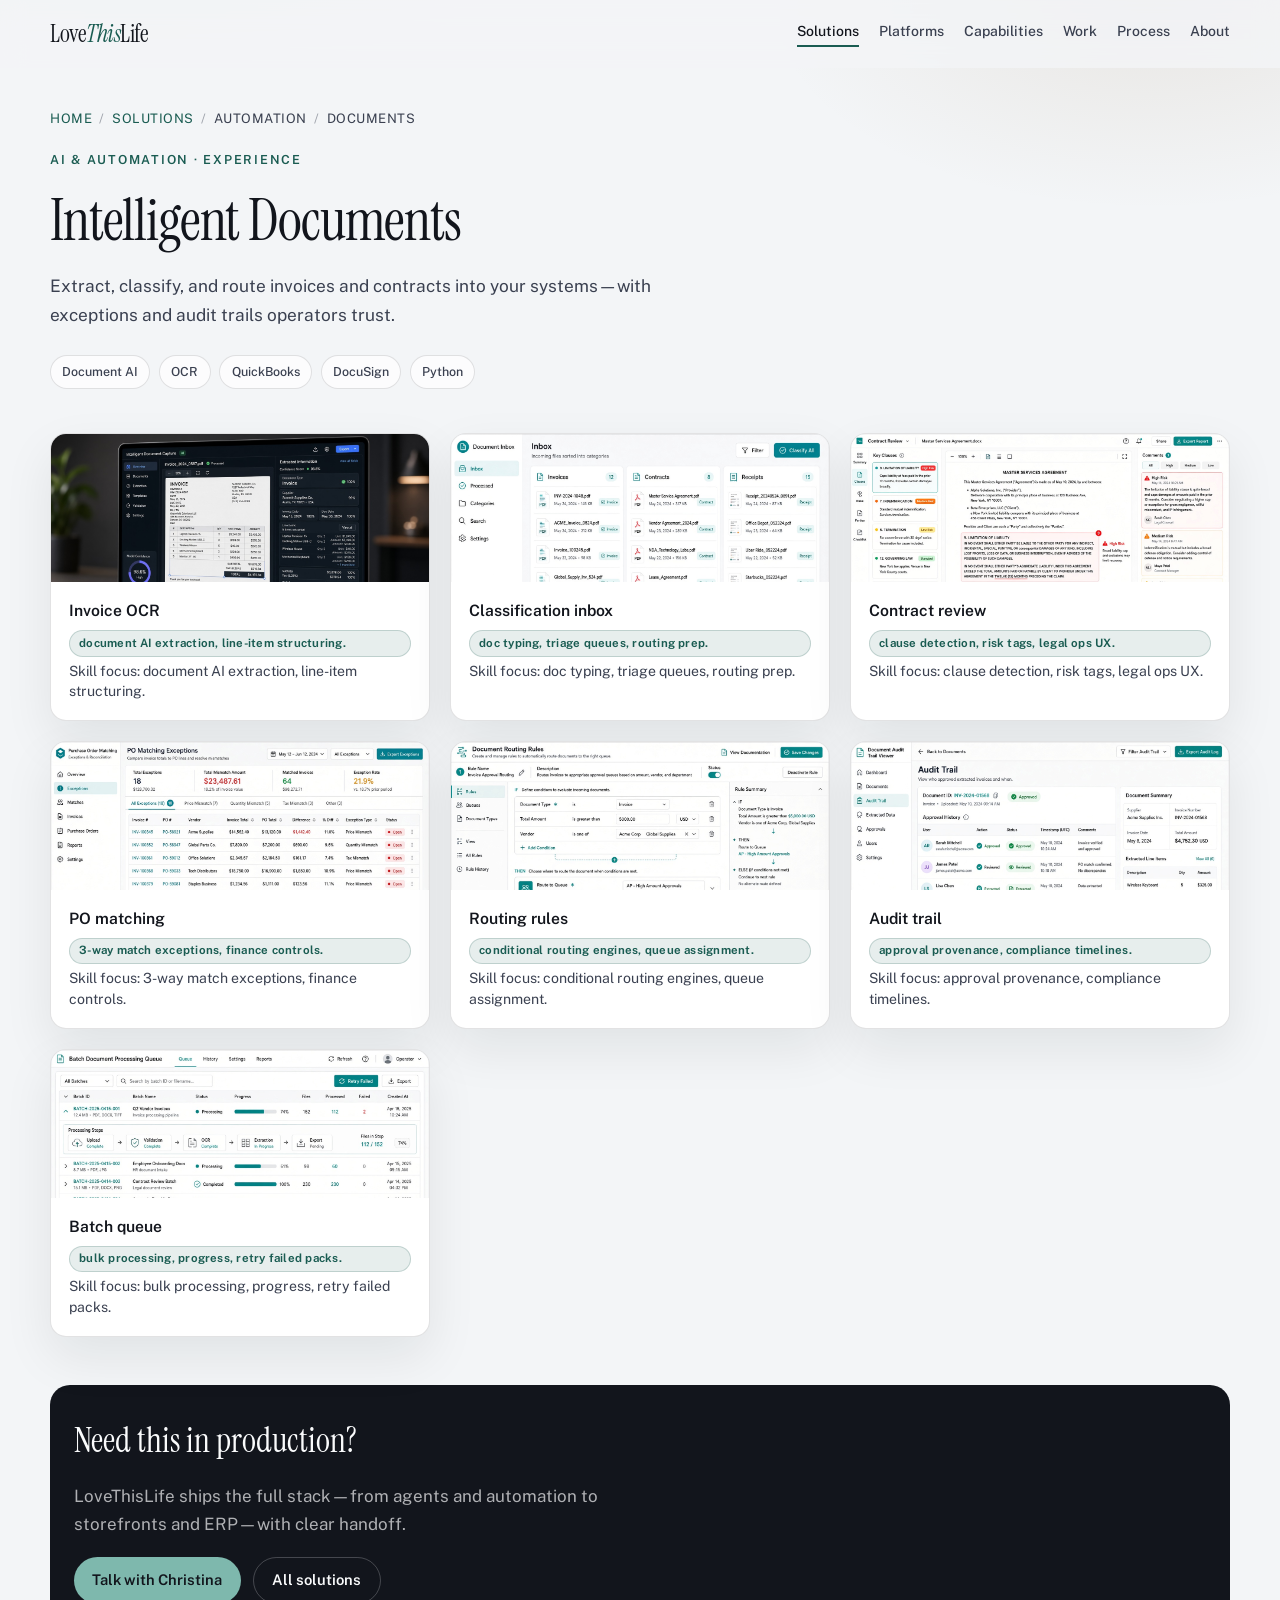
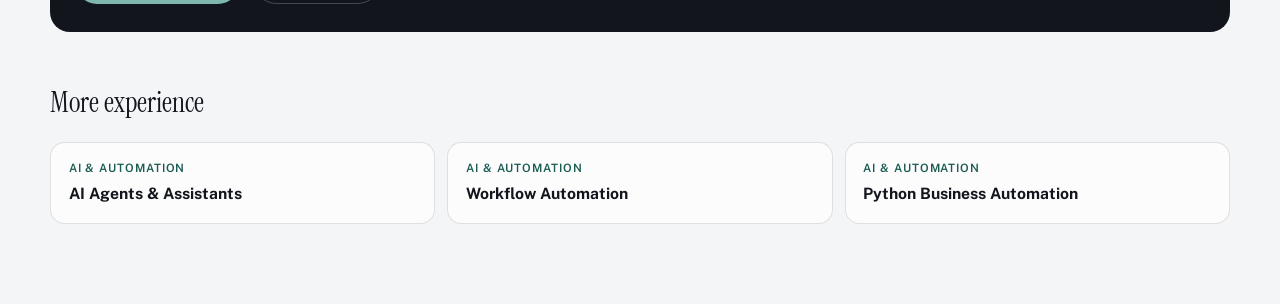
<file: automation/documents/index.html>
<!DOCTYPE html>
<html lang="en">
<head>
  <meta charset="UTF-8" />
  <meta name="viewport" content="width=device-width, initial-scale=1.0" />
  <title>Intelligent Documents — LoveThisLife Experience</title>
  <meta name="description" content="Extract, classify, and route invoices and contracts into your systems—with exceptions and audit trails operators trust." />
  <link rel="preconnect" href="https://fonts.googleapis.com" />
  <link rel="preconnect" href="https://fonts.gstatic.com" crossorigin />
  <link href="https://fonts.googleapis.com/css2?family=Instrument+Serif:ital@0;1&family=Public+Sans:ital,wght@0,300;0,400;0,500;0,600;0,700;1,400&display=swap" rel="stylesheet" />
  <link rel="icon" href="../../assets/favicon.svg?v=2" type="image/svg+xml" />
  <link rel="stylesheet" href="../../styles.css" />
  <link rel="stylesheet" href="../../experience.css" />
</head>
<body class="xp-body">
  <a class="skip-link" href="#main">Skip to content</a>
  <header class="site-header xp-header" id="top">
    <div class="header-inner">
      <a class="logo" href="../../" aria-label="LoveThisLife home">
        <span class="logo-word">Love<span>This</span>Life</span>
      </a>
      <nav class="nav" aria-label="Primary">
        <a href="../../solutions/" class="is-active">Solutions</a>
        <a href="../../platforms/">Platforms</a>
        <a href="../../capabilities/">Capabilities</a>
        <a href="../../work/">Work</a>
        <a href="../../process/">Process</a>
        <a href="../../about/">About</a>
      </nav>
      <button class="nav-toggle" type="button" aria-expanded="false" aria-controls="mobile-nav" aria-label="Open menu">
        <span></span><span></span>
      </button>
    </div>
    <nav class="mobile-nav" id="mobile-nav" hidden>
      <a href="../../solutions/" class="is-active">Solutions</a>
      <a href="../../platforms/">Platforms</a>
      <a href="../../capabilities/">Capabilities</a>
      <a href="../../work/">Work</a>
      <a href="../../process/">Process</a>
      <a href="../../about/">About</a>
    </nav>
  </header>

  <main id="main" class="xp-main">
    <div class="container">
      <header class="xp-hero">
        <nav class="xp-crumb" aria-label="Breadcrumb">
          <a href="../../">Home</a>
          <span class="xp-crumb__sep">/</span>
          <a href="../../solutions/">Solutions</a>
          <span class="xp-crumb__sep">/</span>
          <span>Automation</span>
          <span class="xp-crumb__sep">/</span>
          <span>documents</span>
        </nav>
        <p class="xp-kicker">AI & Automation · Experience</p>
        <h1 class="xp-title">Intelligent Documents</h1>
        <p class="xp-lede">Extract, classify, and route invoices and contracts into your systems—with exceptions and audit trails operators trust.</p>
        <div class="xp-meta">
          <span>Document AI</span>
          <span>OCR</span>
          <span>QuickBooks</span>
          <span>DocuSign</span>
          <span>Python</span>
        </div>
      </header>

      <section class="xp-gallery" aria-label="Product samples">
          <figure class="xp-gallery__item">
            <img src="../../assets/samples/documents/01.jpg" alt="Invoice OCR — Intelligent Documents" loading="lazy" width="1280" height="800" />
            <figcaption>
              <strong>Invoice OCR</strong>
              <em class="xp-skill">document AI extraction, line-item structuring.</em>
              <span>Skill focus: document AI extraction, line-item structuring.</span>
            </figcaption>
          </figure>
          <figure class="xp-gallery__item">
            <img src="../../assets/samples/documents/02.jpg" alt="Classification inbox — Intelligent Documents" loading="lazy" width="1280" height="800" />
            <figcaption>
              <strong>Classification inbox</strong>
              <em class="xp-skill">doc typing, triage queues, routing prep.</em>
              <span>Skill focus: doc typing, triage queues, routing prep.</span>
            </figcaption>
          </figure>
          <figure class="xp-gallery__item">
            <img src="../../assets/samples/documents/03.jpg" alt="Contract review — Intelligent Documents" loading="lazy" width="1280" height="800" />
            <figcaption>
              <strong>Contract review</strong>
              <em class="xp-skill">clause detection, risk tags, legal ops UX.</em>
              <span>Skill focus: clause detection, risk tags, legal ops UX.</span>
            </figcaption>
          </figure>
          <figure class="xp-gallery__item">
            <img src="../../assets/samples/documents/04.jpg" alt="PO matching — Intelligent Documents" loading="lazy" width="1280" height="800" />
            <figcaption>
              <strong>PO matching</strong>
              <em class="xp-skill">3-way match exceptions, finance controls.</em>
              <span>Skill focus: 3-way match exceptions, finance controls.</span>
            </figcaption>
          </figure>
          <figure class="xp-gallery__item">
            <img src="../../assets/samples/documents/05.jpg" alt="Routing rules — Intelligent Documents" loading="lazy" width="1280" height="800" />
            <figcaption>
              <strong>Routing rules</strong>
              <em class="xp-skill">conditional routing engines, queue assignment.</em>
              <span>Skill focus: conditional routing engines, queue assignment.</span>
            </figcaption>
          </figure>
          <figure class="xp-gallery__item">
            <img src="../../assets/samples/documents/06.jpg" alt="Audit trail — Intelligent Documents" loading="lazy" width="1280" height="800" />
            <figcaption>
              <strong>Audit trail</strong>
              <em class="xp-skill">approval provenance, compliance timelines.</em>
              <span>Skill focus: approval provenance, compliance timelines.</span>
            </figcaption>
          </figure>
          <figure class="xp-gallery__item">
            <img src="../../assets/samples/documents/07.jpg" alt="Batch queue — Intelligent Documents" loading="lazy" width="1280" height="800" />
            <figcaption>
              <strong>Batch queue</strong>
              <em class="xp-skill">bulk processing, progress, retry failed packs.</em>
              <span>Skill focus: bulk processing, progress, retry failed packs.</span>
            </figcaption>
          </figure>
      </section>

      <aside class="xp-cta">
        <h2>Need this in production?</h2>
        <p>LoveThisLife ships the full stack—from agents and automation to storefronts and ERP—with clear handoff.</p>
        <div class="xp-cta__row">
          <a class="xp-btn xp-btn--primary" href="../../about/">Talk with Christina</a>
          <a class="xp-btn xp-btn--ghost" href="../../solutions/">All solutions</a>
        </div>
      </aside>

      <section class="xp-more">
        <h2>More experience</h2>
        <div class="xp-more__grid">
        <a class="xp-more__link" href="../../automation/experience/">
          <small>AI & Automation</small>
          <strong>AI Agents & Assistants</strong>
        </a>
        <a class="xp-more__link" href="../../automation/workflow/">
          <small>AI & Automation</small>
          <strong>Workflow Automation</strong>
        </a>
        <a class="xp-more__link" href="../../automation/python/">
          <small>AI & Automation</small>
          <strong>Python Business Automation</strong>
        </a>
        </div>
      </section>
    </div>
  </main>
  <script src="../../script.js"></script>
</body>
</html>
</file>
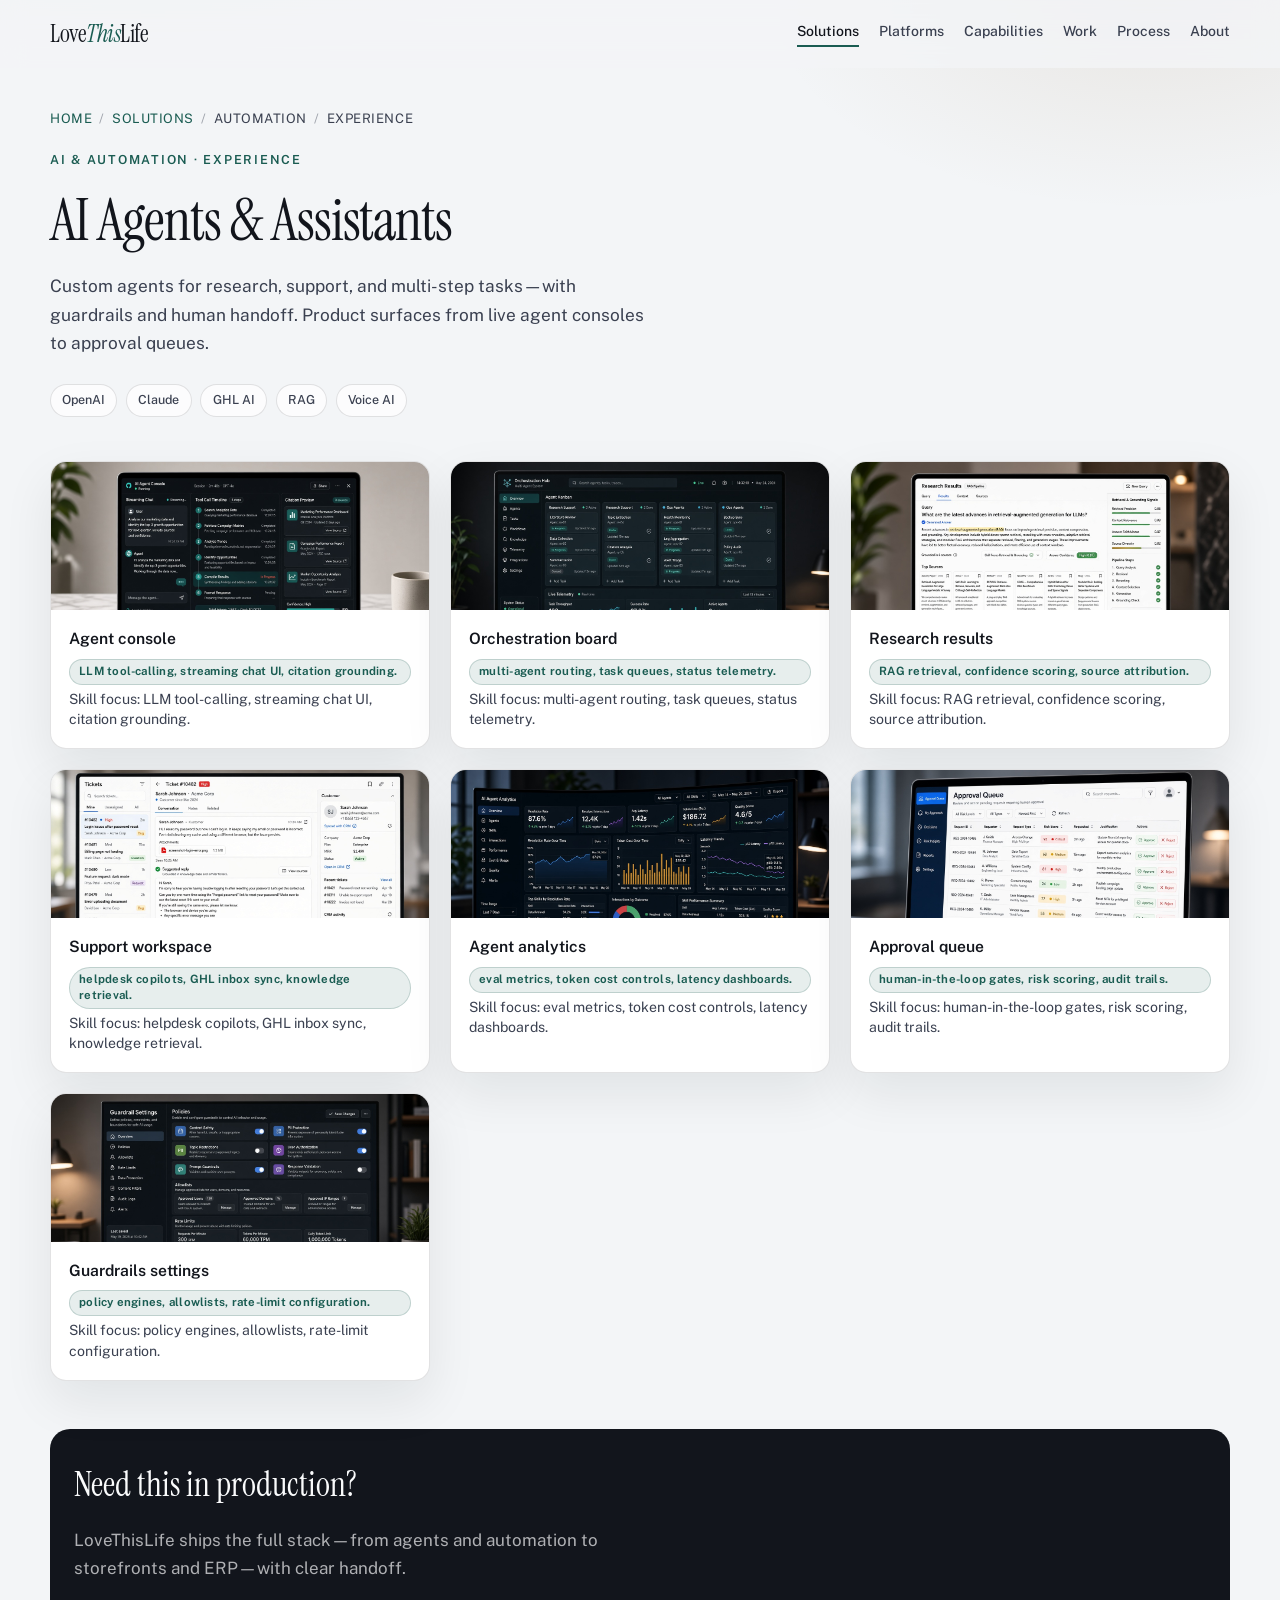
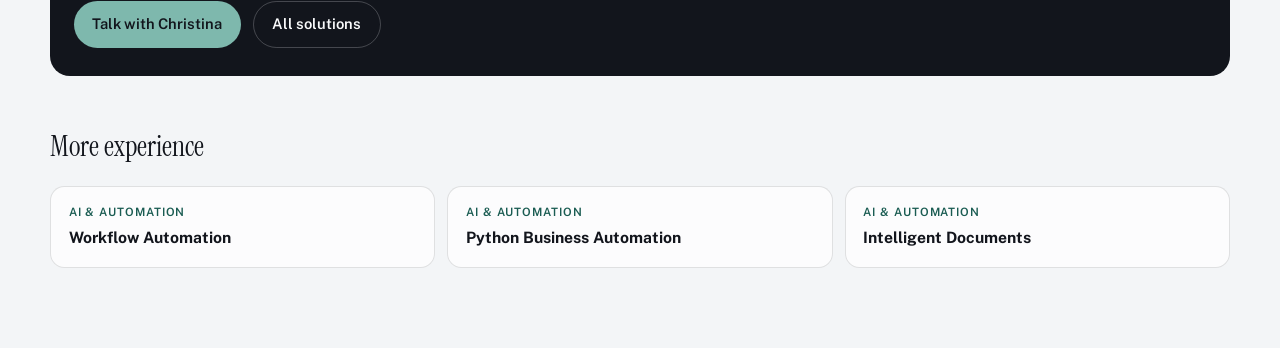
<file: automation/experience/index.html>
<!DOCTYPE html>
<html lang="en">
<head>
  <meta charset="UTF-8" />
  <meta name="viewport" content="width=device-width, initial-scale=1.0" />
  <title>AI Agents & Assistants — LoveThisLife Experience</title>
  <meta name="description" content="Custom agents for research, support, and multi-step tasks—with guardrails and human handoff. Product surfaces from live agent consoles to approval queues." />
  <link rel="preconnect" href="https://fonts.googleapis.com" />
  <link rel="preconnect" href="https://fonts.gstatic.com" crossorigin />
  <link href="https://fonts.googleapis.com/css2?family=Instrument+Serif:ital@0;1&family=Public+Sans:ital,wght@0,300;0,400;0,500;0,600;0,700;1,400&display=swap" rel="stylesheet" />
  <link rel="icon" href="../../assets/favicon.svg?v=2" type="image/svg+xml" />
  <link rel="stylesheet" href="../../styles.css" />
  <link rel="stylesheet" href="../../experience.css" />
</head>
<body class="xp-body">
  <a class="skip-link" href="#main">Skip to content</a>
  <header class="site-header xp-header" id="top">
    <div class="header-inner">
      <a class="logo" href="../../" aria-label="LoveThisLife home">
        <span class="logo-word">Love<span>This</span>Life</span>
      </a>
      <nav class="nav" aria-label="Primary">
        <a href="../../solutions/" class="is-active">Solutions</a>
        <a href="../../platforms/">Platforms</a>
        <a href="../../capabilities/">Capabilities</a>
        <a href="../../work/">Work</a>
        <a href="../../process/">Process</a>
        <a href="../../about/">About</a>
      </nav>
      <button class="nav-toggle" type="button" aria-expanded="false" aria-controls="mobile-nav" aria-label="Open menu">
        <span></span><span></span>
      </button>
    </div>
    <nav class="mobile-nav" id="mobile-nav" hidden>
      <a href="../../solutions/" class="is-active">Solutions</a>
      <a href="../../platforms/">Platforms</a>
      <a href="../../capabilities/">Capabilities</a>
      <a href="../../work/">Work</a>
      <a href="../../process/">Process</a>
      <a href="../../about/">About</a>
    </nav>
  </header>

  <main id="main" class="xp-main">
    <div class="container">
      <header class="xp-hero">
        <nav class="xp-crumb" aria-label="Breadcrumb">
          <a href="../../">Home</a>
          <span class="xp-crumb__sep">/</span>
          <a href="../../solutions/">Solutions</a>
          <span class="xp-crumb__sep">/</span>
          <span>Automation</span>
          <span class="xp-crumb__sep">/</span>
          <span>experience</span>
        </nav>
        <p class="xp-kicker">AI & Automation · Experience</p>
        <h1 class="xp-title">AI Agents & Assistants</h1>
        <p class="xp-lede">Custom agents for research, support, and multi-step tasks—with guardrails and human handoff. Product surfaces from live agent consoles to approval queues.</p>
        <div class="xp-meta">
          <span>OpenAI</span>
          <span>Claude</span>
          <span>GHL AI</span>
          <span>RAG</span>
          <span>Voice AI</span>
        </div>
      </header>

      <section class="xp-gallery" aria-label="Product samples">
          <figure class="xp-gallery__item">
            <img src="../../assets/samples/ai-agents/01.jpg" alt="Agent console — AI Agents & Assistants" loading="lazy" width="1280" height="800" />
            <figcaption>
              <strong>Agent console</strong>
              <em class="xp-skill">LLM tool-calling, streaming chat UI, citation grounding.</em>
              <span>Skill focus: LLM tool-calling, streaming chat UI, citation grounding.</span>
            </figcaption>
          </figure>
          <figure class="xp-gallery__item">
            <img src="../../assets/samples/ai-agents/02.jpg" alt="Orchestration board — AI Agents & Assistants" loading="lazy" width="1280" height="800" />
            <figcaption>
              <strong>Orchestration board</strong>
              <em class="xp-skill">multi-agent routing, task queues, status telemetry.</em>
              <span>Skill focus: multi-agent routing, task queues, status telemetry.</span>
            </figcaption>
          </figure>
          <figure class="xp-gallery__item">
            <img src="../../assets/samples/ai-agents/03.jpg" alt="Research results — AI Agents & Assistants" loading="lazy" width="1280" height="800" />
            <figcaption>
              <strong>Research results</strong>
              <em class="xp-skill">RAG retrieval, confidence scoring, source attribution.</em>
              <span>Skill focus: RAG retrieval, confidence scoring, source attribution.</span>
            </figcaption>
          </figure>
          <figure class="xp-gallery__item">
            <img src="../../assets/samples/ai-agents/04.jpg" alt="Support workspace — AI Agents & Assistants" loading="lazy" width="1280" height="800" />
            <figcaption>
              <strong>Support workspace</strong>
              <em class="xp-skill">helpdesk copilots, GHL inbox sync, knowledge retrieval.</em>
              <span>Skill focus: helpdesk copilots, GHL inbox sync, knowledge retrieval.</span>
            </figcaption>
          </figure>
          <figure class="xp-gallery__item">
            <img src="../../assets/samples/ai-agents/05.jpg" alt="Agent analytics — AI Agents & Assistants" loading="lazy" width="1280" height="800" />
            <figcaption>
              <strong>Agent analytics</strong>
              <em class="xp-skill">eval metrics, token cost controls, latency dashboards.</em>
              <span>Skill focus: eval metrics, token cost controls, latency dashboards.</span>
            </figcaption>
          </figure>
          <figure class="xp-gallery__item">
            <img src="../../assets/samples/ai-agents/06.jpg" alt="Approval queue — AI Agents & Assistants" loading="lazy" width="1280" height="800" />
            <figcaption>
              <strong>Approval queue</strong>
              <em class="xp-skill">human-in-the-loop gates, risk scoring, audit trails.</em>
              <span>Skill focus: human-in-the-loop gates, risk scoring, audit trails.</span>
            </figcaption>
          </figure>
          <figure class="xp-gallery__item">
            <img src="../../assets/samples/ai-agents/07.jpg" alt="Guardrails settings — AI Agents & Assistants" loading="lazy" width="1280" height="800" />
            <figcaption>
              <strong>Guardrails settings</strong>
              <em class="xp-skill">policy engines, allowlists, rate-limit configuration.</em>
              <span>Skill focus: policy engines, allowlists, rate-limit configuration.</span>
            </figcaption>
          </figure>
      </section>

      <aside class="xp-cta">
        <h2>Need this in production?</h2>
        <p>LoveThisLife ships the full stack—from agents and automation to storefronts and ERP—with clear handoff.</p>
        <div class="xp-cta__row">
          <a class="xp-btn xp-btn--primary" href="../../about/">Talk with Christina</a>
          <a class="xp-btn xp-btn--ghost" href="../../solutions/">All solutions</a>
        </div>
      </aside>

      <section class="xp-more">
        <h2>More experience</h2>
        <div class="xp-more__grid">
        <a class="xp-more__link" href="../../automation/workflow/">
          <small>AI & Automation</small>
          <strong>Workflow Automation</strong>
        </a>
        <a class="xp-more__link" href="../../automation/python/">
          <small>AI & Automation</small>
          <strong>Python Business Automation</strong>
        </a>
        <a class="xp-more__link" href="../../automation/documents/">
          <small>AI & Automation</small>
          <strong>Intelligent Documents</strong>
        </a>
        </div>
      </section>
    </div>
  </main>
  <script src="../../script.js"></script>
</body>
</html>
</file>
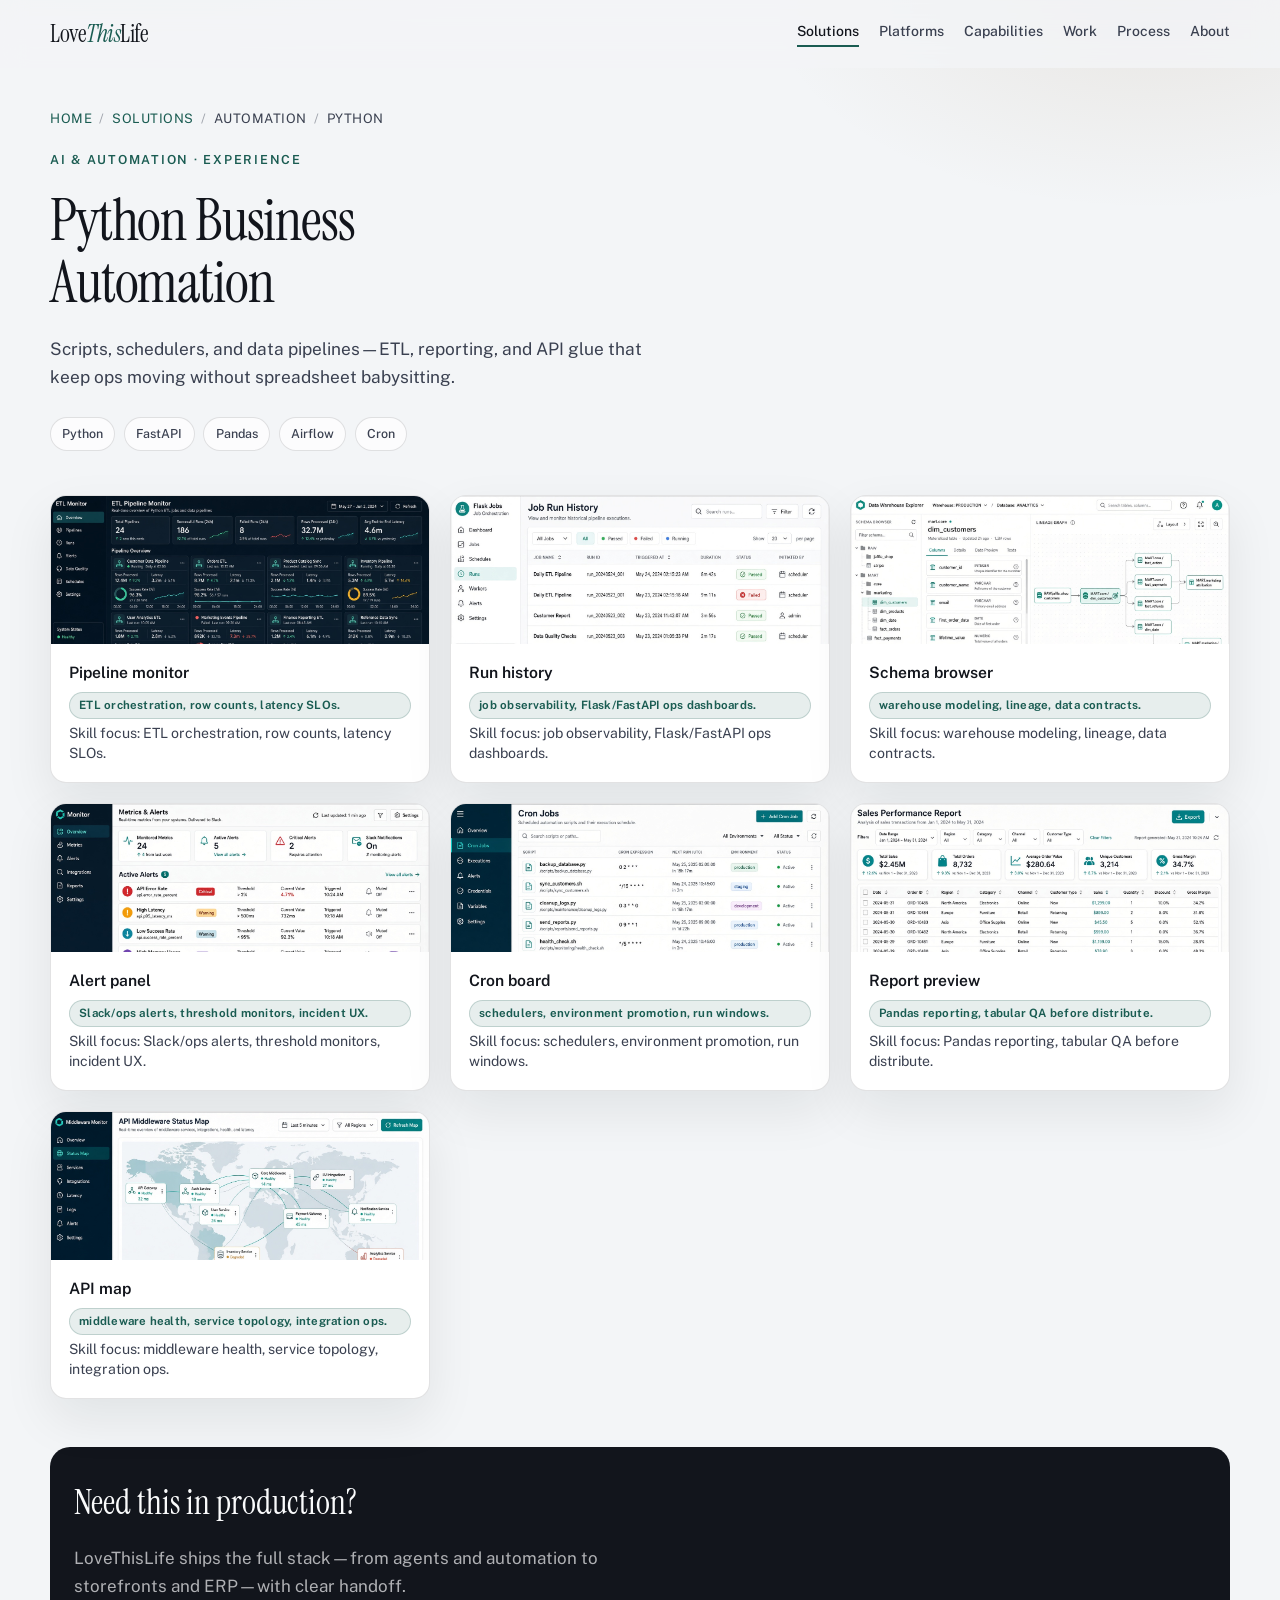
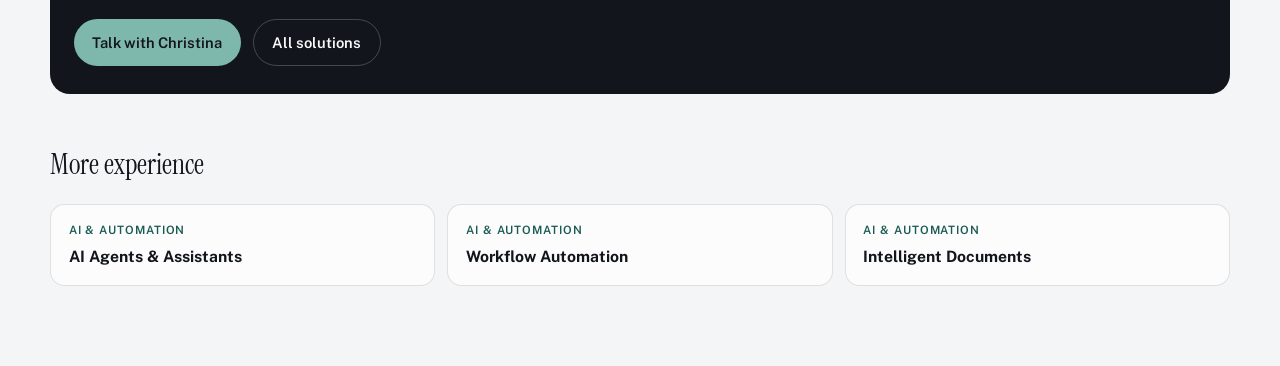
<file: automation/python/index.html>
<!DOCTYPE html>
<html lang="en">
<head>
  <meta charset="UTF-8" />
  <meta name="viewport" content="width=device-width, initial-scale=1.0" />
  <title>Python Business Automation — LoveThisLife Experience</title>
  <meta name="description" content="Scripts, schedulers, and data pipelines—ETL, reporting, and API glue that keep ops moving without spreadsheet babysitting." />
  <link rel="preconnect" href="https://fonts.googleapis.com" />
  <link rel="preconnect" href="https://fonts.gstatic.com" crossorigin />
  <link href="https://fonts.googleapis.com/css2?family=Instrument+Serif:ital@0;1&family=Public+Sans:ital,wght@0,300;0,400;0,500;0,600;0,700;1,400&display=swap" rel="stylesheet" />
  <link rel="icon" href="../../assets/favicon.svg?v=2" type="image/svg+xml" />
  <link rel="stylesheet" href="../../styles.css" />
  <link rel="stylesheet" href="../../experience.css" />
</head>
<body class="xp-body">
  <a class="skip-link" href="#main">Skip to content</a>
  <header class="site-header xp-header" id="top">
    <div class="header-inner">
      <a class="logo" href="../../" aria-label="LoveThisLife home">
        <span class="logo-word">Love<span>This</span>Life</span>
      </a>
      <nav class="nav" aria-label="Primary">
        <a href="../../solutions/" class="is-active">Solutions</a>
        <a href="../../platforms/">Platforms</a>
        <a href="../../capabilities/">Capabilities</a>
        <a href="../../work/">Work</a>
        <a href="../../process/">Process</a>
        <a href="../../about/">About</a>
      </nav>
      <button class="nav-toggle" type="button" aria-expanded="false" aria-controls="mobile-nav" aria-label="Open menu">
        <span></span><span></span>
      </button>
    </div>
    <nav class="mobile-nav" id="mobile-nav" hidden>
      <a href="../../solutions/" class="is-active">Solutions</a>
      <a href="../../platforms/">Platforms</a>
      <a href="../../capabilities/">Capabilities</a>
      <a href="../../work/">Work</a>
      <a href="../../process/">Process</a>
      <a href="../../about/">About</a>
    </nav>
  </header>

  <main id="main" class="xp-main">
    <div class="container">
      <header class="xp-hero">
        <nav class="xp-crumb" aria-label="Breadcrumb">
          <a href="../../">Home</a>
          <span class="xp-crumb__sep">/</span>
          <a href="../../solutions/">Solutions</a>
          <span class="xp-crumb__sep">/</span>
          <span>Automation</span>
          <span class="xp-crumb__sep">/</span>
          <span>python</span>
        </nav>
        <p class="xp-kicker">AI & Automation · Experience</p>
        <h1 class="xp-title">Python Business Automation</h1>
        <p class="xp-lede">Scripts, schedulers, and data pipelines—ETL, reporting, and API glue that keep ops moving without spreadsheet babysitting.</p>
        <div class="xp-meta">
          <span>Python</span>
          <span>FastAPI</span>
          <span>Pandas</span>
          <span>Airflow</span>
          <span>Cron</span>
        </div>
      </header>

      <section class="xp-gallery" aria-label="Product samples">
          <figure class="xp-gallery__item">
            <img src="../../assets/samples/python/01.jpg" alt="Pipeline monitor — Python Business Automation" loading="lazy" width="1280" height="800" />
            <figcaption>
              <strong>Pipeline monitor</strong>
              <em class="xp-skill">ETL orchestration, row counts, latency SLOs.</em>
              <span>Skill focus: ETL orchestration, row counts, latency SLOs.</span>
            </figcaption>
          </figure>
          <figure class="xp-gallery__item">
            <img src="../../assets/samples/python/02.jpg" alt="Run history — Python Business Automation" loading="lazy" width="1280" height="800" />
            <figcaption>
              <strong>Run history</strong>
              <em class="xp-skill">job observability, Flask/FastAPI ops dashboards.</em>
              <span>Skill focus: job observability, Flask/FastAPI ops dashboards.</span>
            </figcaption>
          </figure>
          <figure class="xp-gallery__item">
            <img src="../../assets/samples/python/03.jpg" alt="Schema browser — Python Business Automation" loading="lazy" width="1280" height="800" />
            <figcaption>
              <strong>Schema browser</strong>
              <em class="xp-skill">warehouse modeling, lineage, data contracts.</em>
              <span>Skill focus: warehouse modeling, lineage, data contracts.</span>
            </figcaption>
          </figure>
          <figure class="xp-gallery__item">
            <img src="../../assets/samples/python/04.jpg" alt="Alert panel — Python Business Automation" loading="lazy" width="1280" height="800" />
            <figcaption>
              <strong>Alert panel</strong>
              <em class="xp-skill">Slack/ops alerts, threshold monitors, incident UX.</em>
              <span>Skill focus: Slack/ops alerts, threshold monitors, incident UX.</span>
            </figcaption>
          </figure>
          <figure class="xp-gallery__item">
            <img src="../../assets/samples/python/05.jpg" alt="Cron board — Python Business Automation" loading="lazy" width="1280" height="800" />
            <figcaption>
              <strong>Cron board</strong>
              <em class="xp-skill">schedulers, environment promotion, run windows.</em>
              <span>Skill focus: schedulers, environment promotion, run windows.</span>
            </figcaption>
          </figure>
          <figure class="xp-gallery__item">
            <img src="../../assets/samples/python/06.jpg" alt="Report preview — Python Business Automation" loading="lazy" width="1280" height="800" />
            <figcaption>
              <strong>Report preview</strong>
              <em class="xp-skill">Pandas reporting, tabular QA before distribute.</em>
              <span>Skill focus: Pandas reporting, tabular QA before distribute.</span>
            </figcaption>
          </figure>
          <figure class="xp-gallery__item">
            <img src="../../assets/samples/python/07.jpg" alt="API map — Python Business Automation" loading="lazy" width="1280" height="800" />
            <figcaption>
              <strong>API map</strong>
              <em class="xp-skill">middleware health, service topology, integration ops.</em>
              <span>Skill focus: middleware health, service topology, integration ops.</span>
            </figcaption>
          </figure>
      </section>

      <aside class="xp-cta">
        <h2>Need this in production?</h2>
        <p>LoveThisLife ships the full stack—from agents and automation to storefronts and ERP—with clear handoff.</p>
        <div class="xp-cta__row">
          <a class="xp-btn xp-btn--primary" href="../../about/">Talk with Christina</a>
          <a class="xp-btn xp-btn--ghost" href="../../solutions/">All solutions</a>
        </div>
      </aside>

      <section class="xp-more">
        <h2>More experience</h2>
        <div class="xp-more__grid">
        <a class="xp-more__link" href="../../automation/experience/">
          <small>AI & Automation</small>
          <strong>AI Agents & Assistants</strong>
        </a>
        <a class="xp-more__link" href="../../automation/workflow/">
          <small>AI & Automation</small>
          <strong>Workflow Automation</strong>
        </a>
        <a class="xp-more__link" href="../../automation/documents/">
          <small>AI & Automation</small>
          <strong>Intelligent Documents</strong>
        </a>
        </div>
      </section>
    </div>
  </main>
  <script src="../../script.js"></script>
</body>
</html>
</file>
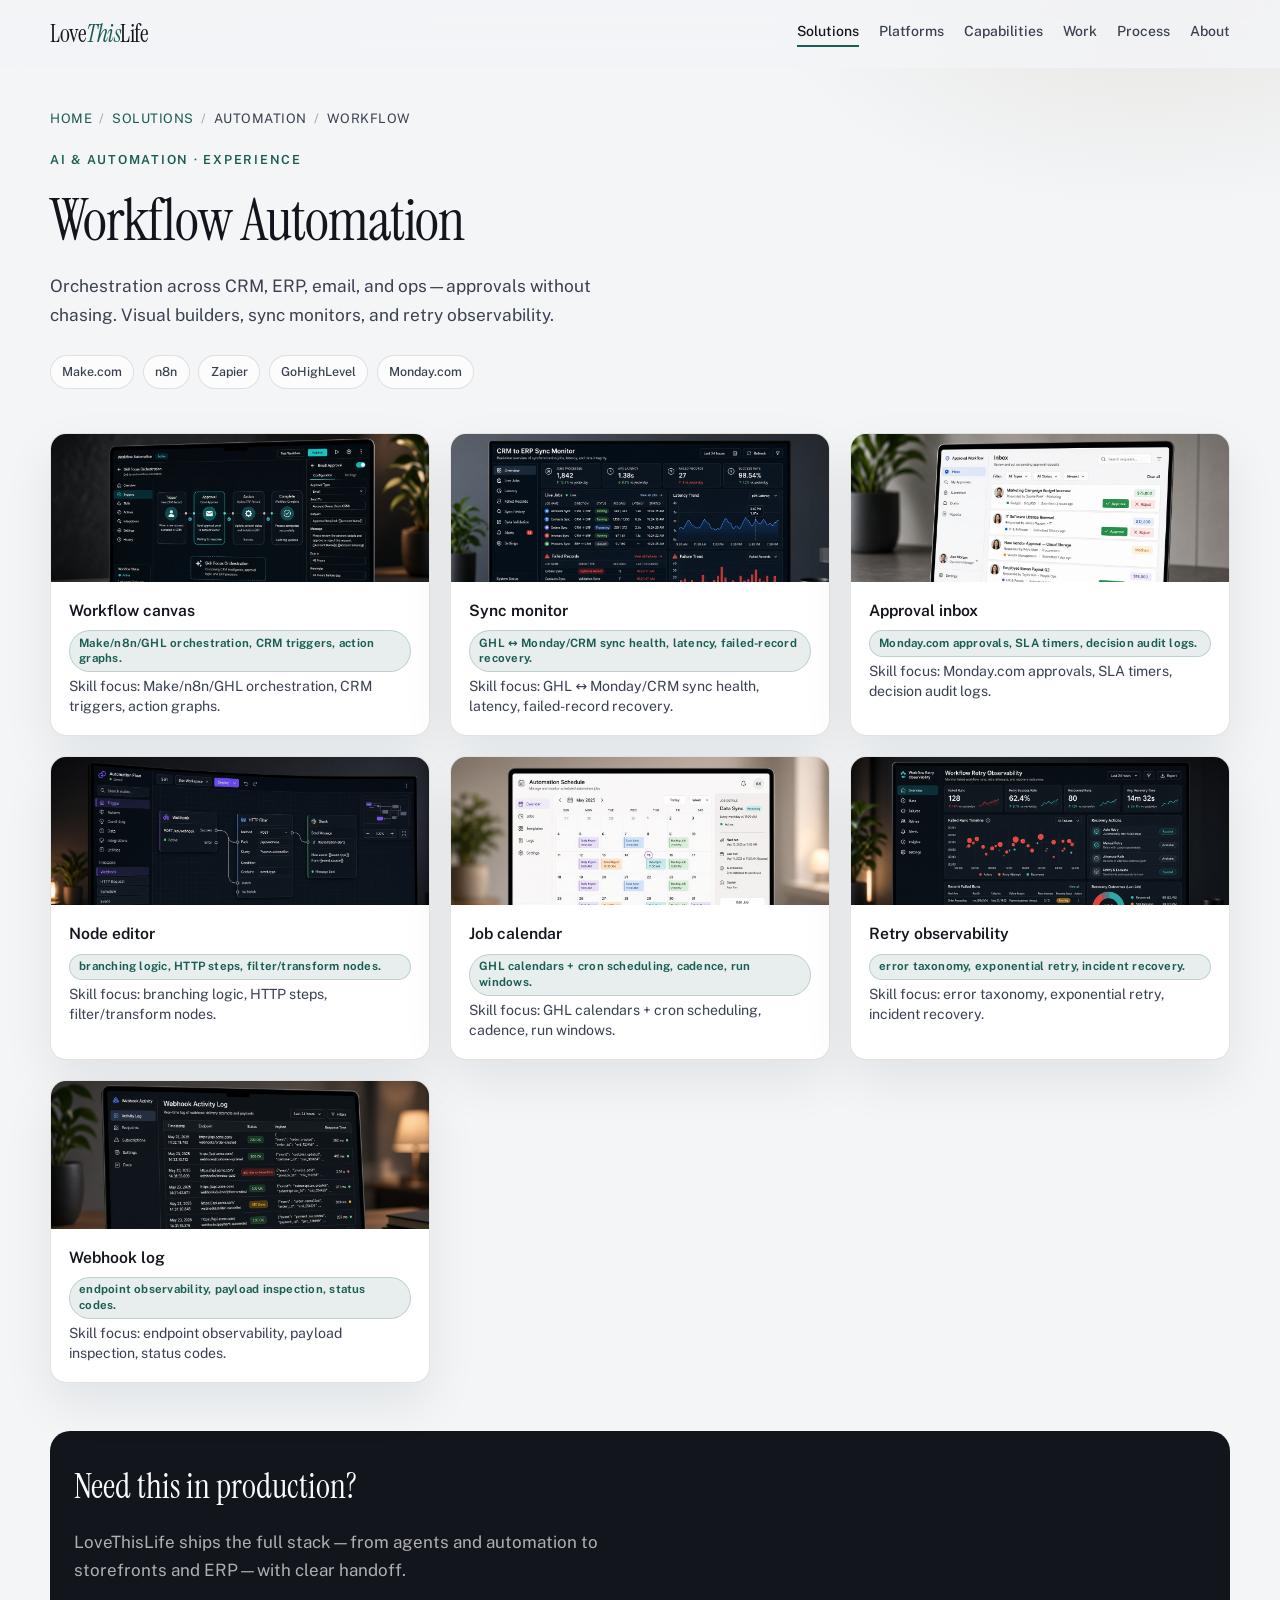
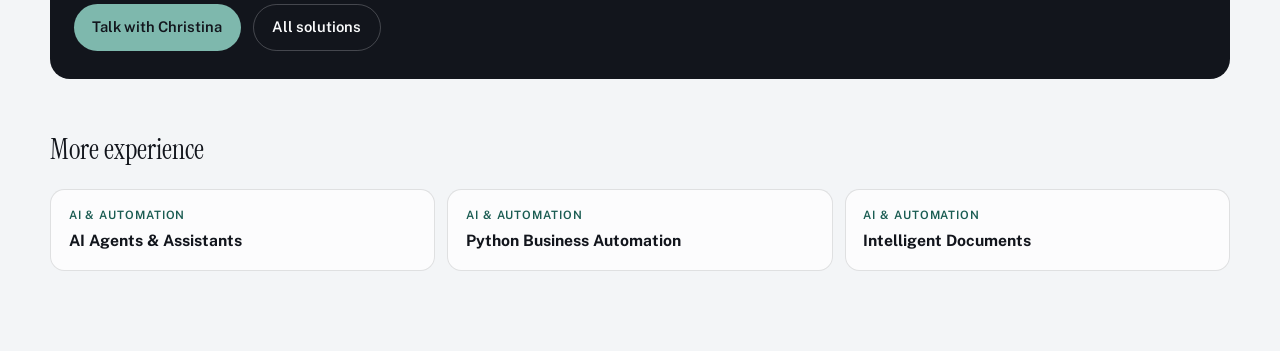
<file: automation/workflow/index.html>
<!DOCTYPE html>
<html lang="en">
<head>
  <meta charset="UTF-8" />
  <meta name="viewport" content="width=device-width, initial-scale=1.0" />
  <title>Workflow Automation — LoveThisLife Experience</title>
  <meta name="description" content="Orchestration across CRM, ERP, email, and ops—approvals without chasing. Visual builders, sync monitors, and retry observability." />
  <link rel="preconnect" href="https://fonts.googleapis.com" />
  <link rel="preconnect" href="https://fonts.gstatic.com" crossorigin />
  <link href="https://fonts.googleapis.com/css2?family=Instrument+Serif:ital@0;1&family=Public+Sans:ital,wght@0,300;0,400;0,500;0,600;0,700;1,400&display=swap" rel="stylesheet" />
  <link rel="icon" href="../../assets/favicon.svg?v=2" type="image/svg+xml" />
  <link rel="stylesheet" href="../../styles.css" />
  <link rel="stylesheet" href="../../experience.css" />
</head>
<body class="xp-body">
  <a class="skip-link" href="#main">Skip to content</a>
  <header class="site-header xp-header" id="top">
    <div class="header-inner">
      <a class="logo" href="../../" aria-label="LoveThisLife home">
        <span class="logo-word">Love<span>This</span>Life</span>
      </a>
      <nav class="nav" aria-label="Primary">
        <a href="../../solutions/" class="is-active">Solutions</a>
        <a href="../../platforms/">Platforms</a>
        <a href="../../capabilities/">Capabilities</a>
        <a href="../../work/">Work</a>
        <a href="../../process/">Process</a>
        <a href="../../about/">About</a>
      </nav>
      <button class="nav-toggle" type="button" aria-expanded="false" aria-controls="mobile-nav" aria-label="Open menu">
        <span></span><span></span>
      </button>
    </div>
    <nav class="mobile-nav" id="mobile-nav" hidden>
      <a href="../../solutions/" class="is-active">Solutions</a>
      <a href="../../platforms/">Platforms</a>
      <a href="../../capabilities/">Capabilities</a>
      <a href="../../work/">Work</a>
      <a href="../../process/">Process</a>
      <a href="../../about/">About</a>
    </nav>
  </header>

  <main id="main" class="xp-main">
    <div class="container">
      <header class="xp-hero">
        <nav class="xp-crumb" aria-label="Breadcrumb">
          <a href="../../">Home</a>
          <span class="xp-crumb__sep">/</span>
          <a href="../../solutions/">Solutions</a>
          <span class="xp-crumb__sep">/</span>
          <span>Automation</span>
          <span class="xp-crumb__sep">/</span>
          <span>workflow</span>
        </nav>
        <p class="xp-kicker">AI & Automation · Experience</p>
        <h1 class="xp-title">Workflow Automation</h1>
        <p class="xp-lede">Orchestration across CRM, ERP, email, and ops—approvals without chasing. Visual builders, sync monitors, and retry observability.</p>
        <div class="xp-meta">
          <span>Make.com</span>
          <span>n8n</span>
          <span>Zapier</span>
          <span>GoHighLevel</span>
          <span>Monday.com</span>
        </div>
      </header>

      <section class="xp-gallery" aria-label="Product samples">
          <figure class="xp-gallery__item">
            <img src="../../assets/samples/workflow/01.jpg" alt="Workflow canvas — Workflow Automation" loading="lazy" width="1280" height="800" />
            <figcaption>
              <strong>Workflow canvas</strong>
              <em class="xp-skill">Make/n8n/GHL orchestration, CRM triggers, action graphs.</em>
              <span>Skill focus: Make/n8n/GHL orchestration, CRM triggers, action graphs.</span>
            </figcaption>
          </figure>
          <figure class="xp-gallery__item">
            <img src="../../assets/samples/workflow/02.jpg" alt="Sync monitor — Workflow Automation" loading="lazy" width="1280" height="800" />
            <figcaption>
              <strong>Sync monitor</strong>
              <em class="xp-skill">GHL ↔ Monday/CRM sync health, latency, failed-record recovery.</em>
              <span>Skill focus: GHL ↔ Monday/CRM sync health, latency, failed-record recovery.</span>
            </figcaption>
          </figure>
          <figure class="xp-gallery__item">
            <img src="../../assets/samples/workflow/03.jpg" alt="Approval inbox — Workflow Automation" loading="lazy" width="1280" height="800" />
            <figcaption>
              <strong>Approval inbox</strong>
              <em class="xp-skill">Monday.com approvals, SLA timers, decision audit logs.</em>
              <span>Skill focus: Monday.com approvals, SLA timers, decision audit logs.</span>
            </figcaption>
          </figure>
          <figure class="xp-gallery__item">
            <img src="../../assets/samples/workflow/04.jpg" alt="Node editor — Workflow Automation" loading="lazy" width="1280" height="800" />
            <figcaption>
              <strong>Node editor</strong>
              <em class="xp-skill">branching logic, HTTP steps, filter/transform nodes.</em>
              <span>Skill focus: branching logic, HTTP steps, filter/transform nodes.</span>
            </figcaption>
          </figure>
          <figure class="xp-gallery__item">
            <img src="../../assets/samples/workflow/05.jpg" alt="Job calendar — Workflow Automation" loading="lazy" width="1280" height="800" />
            <figcaption>
              <strong>Job calendar</strong>
              <em class="xp-skill">GHL calendars + cron scheduling, cadence, run windows.</em>
              <span>Skill focus: GHL calendars + cron scheduling, cadence, run windows.</span>
            </figcaption>
          </figure>
          <figure class="xp-gallery__item">
            <img src="../../assets/samples/workflow/06.jpg" alt="Retry observability — Workflow Automation" loading="lazy" width="1280" height="800" />
            <figcaption>
              <strong>Retry observability</strong>
              <em class="xp-skill">error taxonomy, exponential retry, incident recovery.</em>
              <span>Skill focus: error taxonomy, exponential retry, incident recovery.</span>
            </figcaption>
          </figure>
          <figure class="xp-gallery__item">
            <img src="../../assets/samples/workflow/07.jpg" alt="Webhook log — Workflow Automation" loading="lazy" width="1280" height="800" />
            <figcaption>
              <strong>Webhook log</strong>
              <em class="xp-skill">endpoint observability, payload inspection, status codes.</em>
              <span>Skill focus: endpoint observability, payload inspection, status codes.</span>
            </figcaption>
          </figure>
      </section>

      <aside class="xp-cta">
        <h2>Need this in production?</h2>
        <p>LoveThisLife ships the full stack—from agents and automation to storefronts and ERP—with clear handoff.</p>
        <div class="xp-cta__row">
          <a class="xp-btn xp-btn--primary" href="../../about/">Talk with Christina</a>
          <a class="xp-btn xp-btn--ghost" href="../../solutions/">All solutions</a>
        </div>
      </aside>

      <section class="xp-more">
        <h2>More experience</h2>
        <div class="xp-more__grid">
        <a class="xp-more__link" href="../../automation/experience/">
          <small>AI & Automation</small>
          <strong>AI Agents & Assistants</strong>
        </a>
        <a class="xp-more__link" href="../../automation/python/">
          <small>AI & Automation</small>
          <strong>Python Business Automation</strong>
        </a>
        <a class="xp-more__link" href="../../automation/documents/">
          <small>AI & Automation</small>
          <strong>Intelligent Documents</strong>
        </a>
        </div>
      </section>
    </div>
  </main>
  <script src="../../script.js"></script>
</body>
</html>
</file>
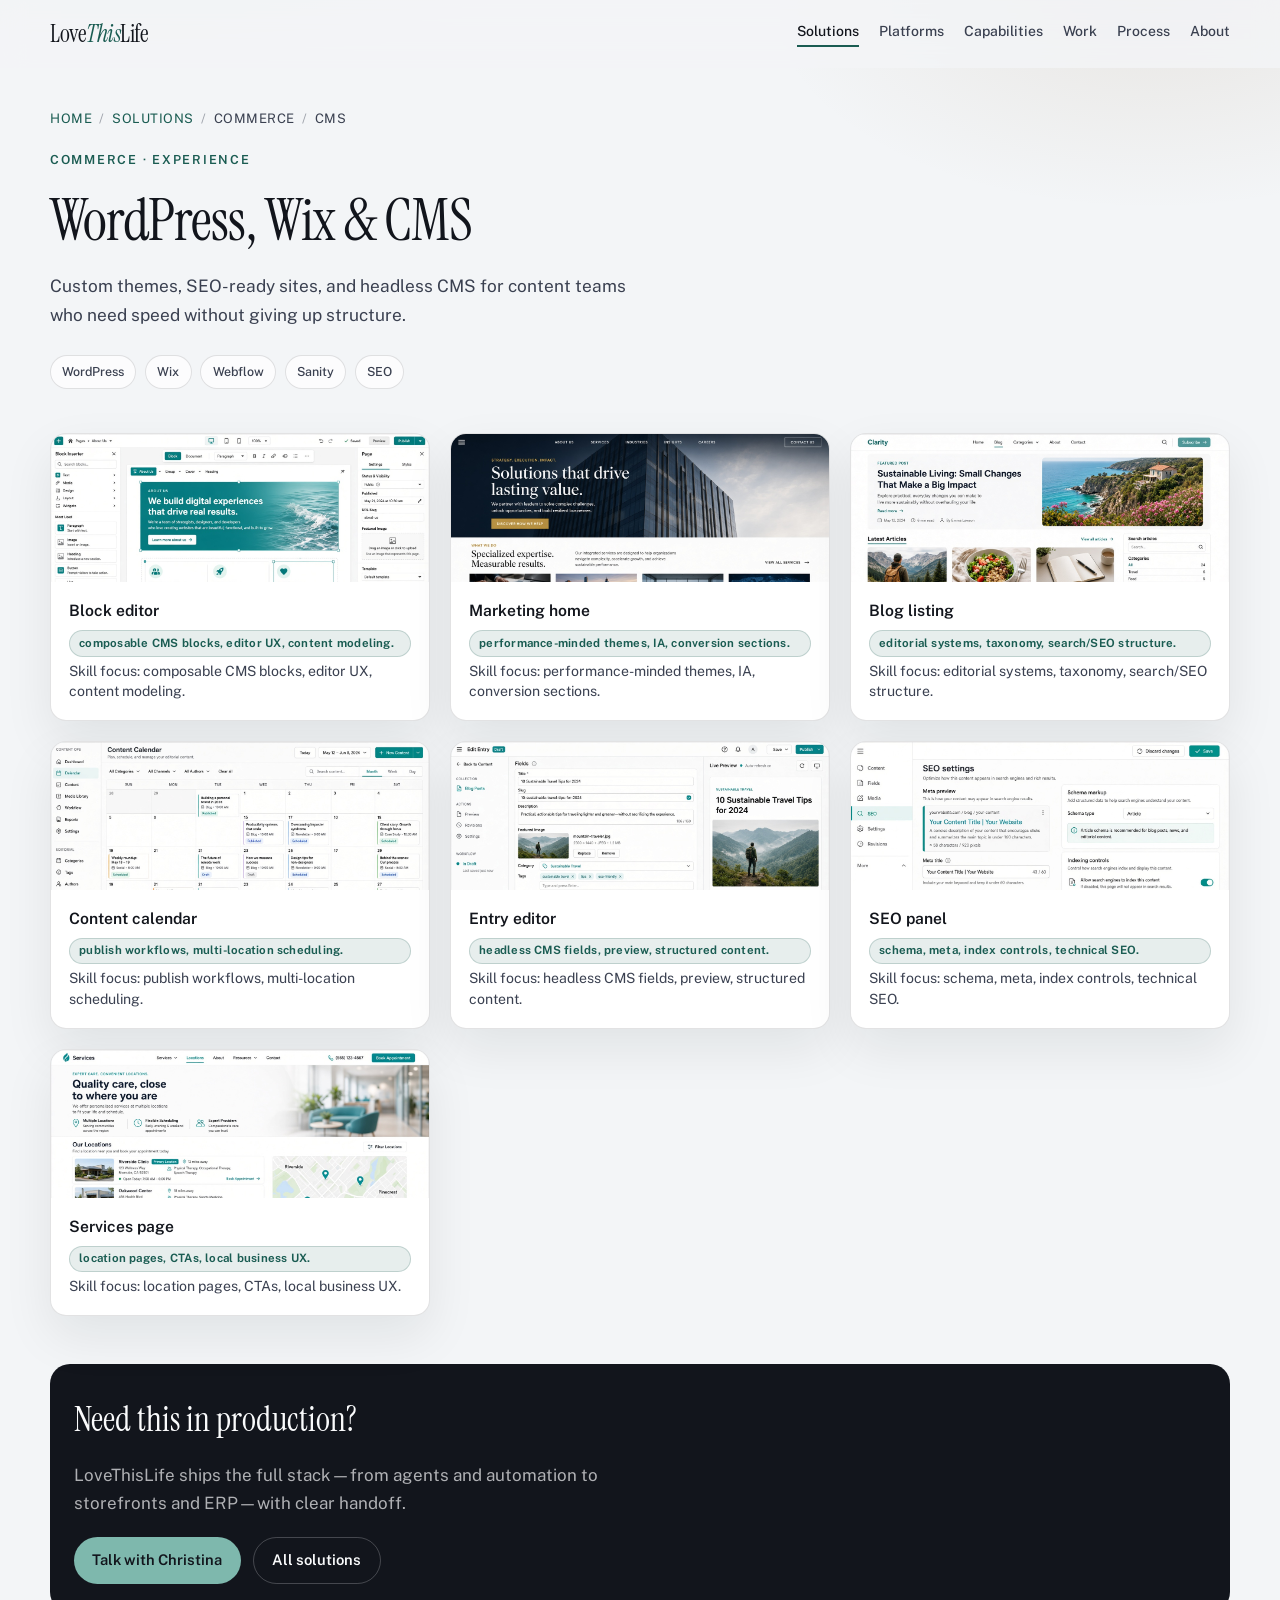
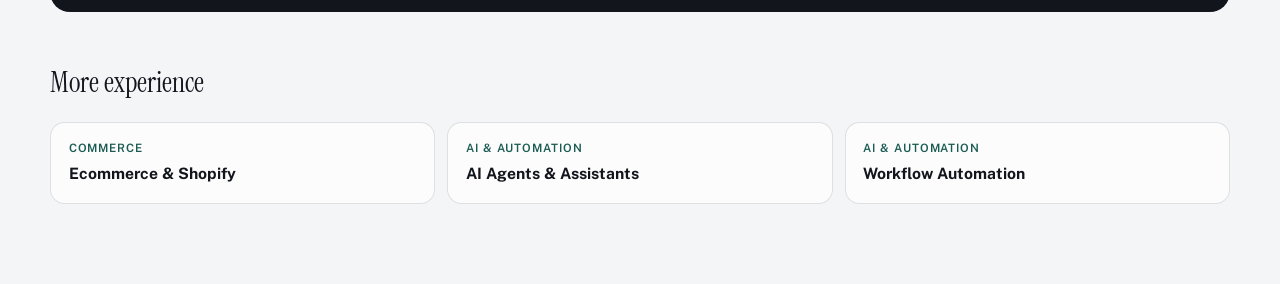
<file: commerce/cms/index.html>
<!DOCTYPE html>
<html lang="en">
<head>
  <meta charset="UTF-8" />
  <meta name="viewport" content="width=device-width, initial-scale=1.0" />
  <title>WordPress, Wix & CMS — LoveThisLife Experience</title>
  <meta name="description" content="Custom themes, SEO-ready sites, and headless CMS for content teams who need speed without giving up structure." />
  <link rel="preconnect" href="https://fonts.googleapis.com" />
  <link rel="preconnect" href="https://fonts.gstatic.com" crossorigin />
  <link href="https://fonts.googleapis.com/css2?family=Instrument+Serif:ital@0;1&family=Public+Sans:ital,wght@0,300;0,400;0,500;0,600;0,700;1,400&display=swap" rel="stylesheet" />
  <link rel="icon" href="../../assets/favicon.svg?v=2" type="image/svg+xml" />
  <link rel="stylesheet" href="../../styles.css" />
  <link rel="stylesheet" href="../../experience.css" />
</head>
<body class="xp-body">
  <a class="skip-link" href="#main">Skip to content</a>
  <header class="site-header xp-header" id="top">
    <div class="header-inner">
      <a class="logo" href="../../" aria-label="LoveThisLife home">
        <span class="logo-word">Love<span>This</span>Life</span>
      </a>
      <nav class="nav" aria-label="Primary">
        <a href="../../solutions/" class="is-active">Solutions</a>
        <a href="../../platforms/">Platforms</a>
        <a href="../../capabilities/">Capabilities</a>
        <a href="../../work/">Work</a>
        <a href="../../process/">Process</a>
        <a href="../../about/">About</a>
      </nav>
      <button class="nav-toggle" type="button" aria-expanded="false" aria-controls="mobile-nav" aria-label="Open menu">
        <span></span><span></span>
      </button>
    </div>
    <nav class="mobile-nav" id="mobile-nav" hidden>
      <a href="../../solutions/" class="is-active">Solutions</a>
      <a href="../../platforms/">Platforms</a>
      <a href="../../capabilities/">Capabilities</a>
      <a href="../../work/">Work</a>
      <a href="../../process/">Process</a>
      <a href="../../about/">About</a>
    </nav>
  </header>

  <main id="main" class="xp-main">
    <div class="container">
      <header class="xp-hero">
        <nav class="xp-crumb" aria-label="Breadcrumb">
          <a href="../../">Home</a>
          <span class="xp-crumb__sep">/</span>
          <a href="../../solutions/">Solutions</a>
          <span class="xp-crumb__sep">/</span>
          <span>Commerce</span>
          <span class="xp-crumb__sep">/</span>
          <span>cms</span>
        </nav>
        <p class="xp-kicker">Commerce · Experience</p>
        <h1 class="xp-title">WordPress, Wix & CMS</h1>
        <p class="xp-lede">Custom themes, SEO-ready sites, and headless CMS for content teams who need speed without giving up structure.</p>
        <div class="xp-meta">
          <span>WordPress</span>
          <span>Wix</span>
          <span>Webflow</span>
          <span>Sanity</span>
          <span>SEO</span>
        </div>
      </header>

      <section class="xp-gallery" aria-label="Product samples">
          <figure class="xp-gallery__item">
            <img src="../../assets/samples/cms/01.jpg" alt="Block editor — WordPress, Wix & CMS" loading="lazy" width="1280" height="800" />
            <figcaption>
              <strong>Block editor</strong>
              <em class="xp-skill">composable CMS blocks, editor UX, content modeling.</em>
              <span>Skill focus: composable CMS blocks, editor UX, content modeling.</span>
            </figcaption>
          </figure>
          <figure class="xp-gallery__item">
            <img src="../../assets/samples/cms/02.jpg" alt="Marketing home — WordPress, Wix & CMS" loading="lazy" width="1280" height="800" />
            <figcaption>
              <strong>Marketing home</strong>
              <em class="xp-skill">performance-minded themes, IA, conversion sections.</em>
              <span>Skill focus: performance-minded themes, IA, conversion sections.</span>
            </figcaption>
          </figure>
          <figure class="xp-gallery__item">
            <img src="../../assets/samples/cms/03.jpg" alt="Blog listing — WordPress, Wix & CMS" loading="lazy" width="1280" height="800" />
            <figcaption>
              <strong>Blog listing</strong>
              <em class="xp-skill">editorial systems, taxonomy, search/SEO structure.</em>
              <span>Skill focus: editorial systems, taxonomy, search/SEO structure.</span>
            </figcaption>
          </figure>
          <figure class="xp-gallery__item">
            <img src="../../assets/samples/cms/04.jpg" alt="Content calendar — WordPress, Wix & CMS" loading="lazy" width="1280" height="800" />
            <figcaption>
              <strong>Content calendar</strong>
              <em class="xp-skill">publish workflows, multi-location scheduling.</em>
              <span>Skill focus: publish workflows, multi-location scheduling.</span>
            </figcaption>
          </figure>
          <figure class="xp-gallery__item">
            <img src="../../assets/samples/cms/05.jpg" alt="Entry editor — WordPress, Wix & CMS" loading="lazy" width="1280" height="800" />
            <figcaption>
              <strong>Entry editor</strong>
              <em class="xp-skill">headless CMS fields, preview, structured content.</em>
              <span>Skill focus: headless CMS fields, preview, structured content.</span>
            </figcaption>
          </figure>
          <figure class="xp-gallery__item">
            <img src="../../assets/samples/cms/06.jpg" alt="SEO panel — WordPress, Wix & CMS" loading="lazy" width="1280" height="800" />
            <figcaption>
              <strong>SEO panel</strong>
              <em class="xp-skill">schema, meta, index controls, technical SEO.</em>
              <span>Skill focus: schema, meta, index controls, technical SEO.</span>
            </figcaption>
          </figure>
          <figure class="xp-gallery__item">
            <img src="../../assets/samples/cms/07.jpg" alt="Services page — WordPress, Wix & CMS" loading="lazy" width="1280" height="800" />
            <figcaption>
              <strong>Services page</strong>
              <em class="xp-skill">location pages, CTAs, local business UX.</em>
              <span>Skill focus: location pages, CTAs, local business UX.</span>
            </figcaption>
          </figure>
      </section>

      <aside class="xp-cta">
        <h2>Need this in production?</h2>
        <p>LoveThisLife ships the full stack—from agents and automation to storefronts and ERP—with clear handoff.</p>
        <div class="xp-cta__row">
          <a class="xp-btn xp-btn--primary" href="../../about/">Talk with Christina</a>
          <a class="xp-btn xp-btn--ghost" href="../../solutions/">All solutions</a>
        </div>
      </aside>

      <section class="xp-more">
        <h2>More experience</h2>
        <div class="xp-more__grid">
        <a class="xp-more__link" href="../../commerce/shopify/">
          <small>Commerce</small>
          <strong>Ecommerce & Shopify</strong>
        </a>
        <a class="xp-more__link" href="../../automation/experience/">
          <small>AI & Automation</small>
          <strong>AI Agents & Assistants</strong>
        </a>
        <a class="xp-more__link" href="../../automation/workflow/">
          <small>AI & Automation</small>
          <strong>Workflow Automation</strong>
        </a>
        </div>
      </section>
    </div>
  </main>
  <script src="../../script.js"></script>
</body>
</html>
</file>
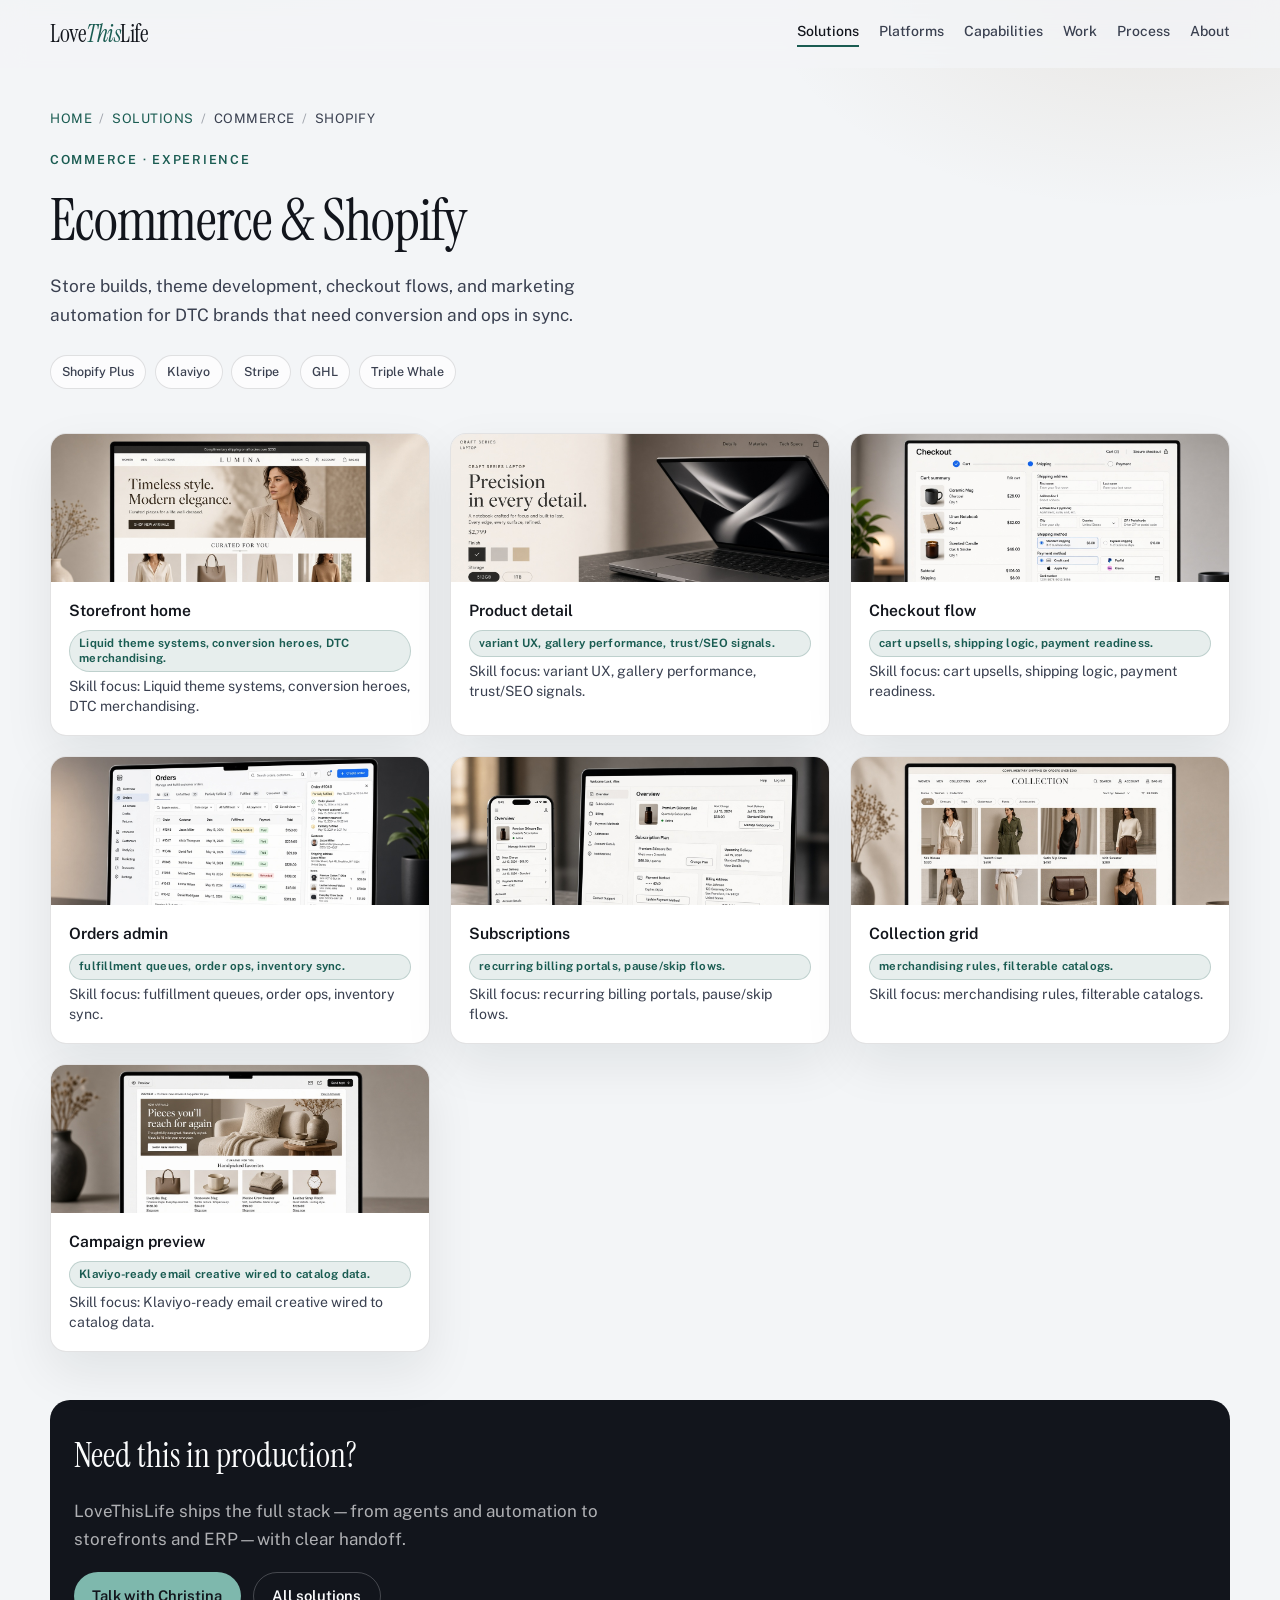
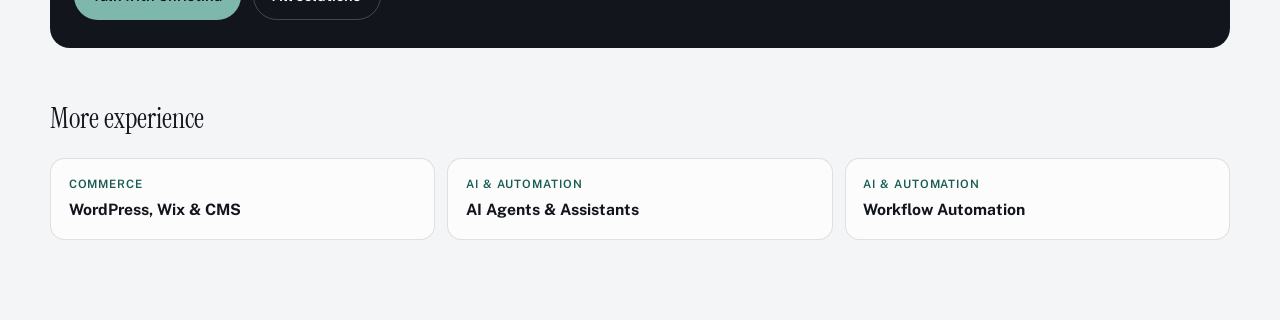
<file: commerce/shopify/index.html>
<!DOCTYPE html>
<html lang="en">
<head>
  <meta charset="UTF-8" />
  <meta name="viewport" content="width=device-width, initial-scale=1.0" />
  <title>Ecommerce & Shopify — LoveThisLife Experience</title>
  <meta name="description" content="Store builds, theme development, checkout flows, and marketing automation for DTC brands that need conversion and ops in sync." />
  <link rel="preconnect" href="https://fonts.googleapis.com" />
  <link rel="preconnect" href="https://fonts.gstatic.com" crossorigin />
  <link href="https://fonts.googleapis.com/css2?family=Instrument+Serif:ital@0;1&family=Public+Sans:ital,wght@0,300;0,400;0,500;0,600;0,700;1,400&display=swap" rel="stylesheet" />
  <link rel="icon" href="../../assets/favicon.svg?v=2" type="image/svg+xml" />
  <link rel="stylesheet" href="../../styles.css" />
  <link rel="stylesheet" href="../../experience.css" />
</head>
<body class="xp-body">
  <a class="skip-link" href="#main">Skip to content</a>
  <header class="site-header xp-header" id="top">
    <div class="header-inner">
      <a class="logo" href="../../" aria-label="LoveThisLife home">
        <span class="logo-word">Love<span>This</span>Life</span>
      </a>
      <nav class="nav" aria-label="Primary">
        <a href="../../solutions/" class="is-active">Solutions</a>
        <a href="../../platforms/">Platforms</a>
        <a href="../../capabilities/">Capabilities</a>
        <a href="../../work/">Work</a>
        <a href="../../process/">Process</a>
        <a href="../../about/">About</a>
      </nav>
      <button class="nav-toggle" type="button" aria-expanded="false" aria-controls="mobile-nav" aria-label="Open menu">
        <span></span><span></span>
      </button>
    </div>
    <nav class="mobile-nav" id="mobile-nav" hidden>
      <a href="../../solutions/" class="is-active">Solutions</a>
      <a href="../../platforms/">Platforms</a>
      <a href="../../capabilities/">Capabilities</a>
      <a href="../../work/">Work</a>
      <a href="../../process/">Process</a>
      <a href="../../about/">About</a>
    </nav>
  </header>

  <main id="main" class="xp-main">
    <div class="container">
      <header class="xp-hero">
        <nav class="xp-crumb" aria-label="Breadcrumb">
          <a href="../../">Home</a>
          <span class="xp-crumb__sep">/</span>
          <a href="../../solutions/">Solutions</a>
          <span class="xp-crumb__sep">/</span>
          <span>Commerce</span>
          <span class="xp-crumb__sep">/</span>
          <span>shopify</span>
        </nav>
        <p class="xp-kicker">Commerce · Experience</p>
        <h1 class="xp-title">Ecommerce & Shopify</h1>
        <p class="xp-lede">Store builds, theme development, checkout flows, and marketing automation for DTC brands that need conversion and ops in sync.</p>
        <div class="xp-meta">
          <span>Shopify Plus</span>
          <span>Klaviyo</span>
          <span>Stripe</span>
          <span>GHL</span>
          <span>Triple Whale</span>
        </div>
      </header>

      <section class="xp-gallery" aria-label="Product samples">
          <figure class="xp-gallery__item">
            <img src="../../assets/samples/shopify/01.jpg" alt="Storefront home — Ecommerce & Shopify" loading="lazy" width="1280" height="800" />
            <figcaption>
              <strong>Storefront home</strong>
              <em class="xp-skill">Liquid theme systems, conversion heroes, DTC merchandising.</em>
              <span>Skill focus: Liquid theme systems, conversion heroes, DTC merchandising.</span>
            </figcaption>
          </figure>
          <figure class="xp-gallery__item">
            <img src="../../assets/samples/shopify/02.jpg" alt="Product detail — Ecommerce & Shopify" loading="lazy" width="1280" height="800" />
            <figcaption>
              <strong>Product detail</strong>
              <em class="xp-skill">variant UX, gallery performance, trust/SEO signals.</em>
              <span>Skill focus: variant UX, gallery performance, trust/SEO signals.</span>
            </figcaption>
          </figure>
          <figure class="xp-gallery__item">
            <img src="../../assets/samples/shopify/03.jpg" alt="Checkout flow — Ecommerce & Shopify" loading="lazy" width="1280" height="800" />
            <figcaption>
              <strong>Checkout flow</strong>
              <em class="xp-skill">cart upsells, shipping logic, payment readiness.</em>
              <span>Skill focus: cart upsells, shipping logic, payment readiness.</span>
            </figcaption>
          </figure>
          <figure class="xp-gallery__item">
            <img src="../../assets/samples/shopify/04.jpg" alt="Orders admin — Ecommerce & Shopify" loading="lazy" width="1280" height="800" />
            <figcaption>
              <strong>Orders admin</strong>
              <em class="xp-skill">fulfillment queues, order ops, inventory sync.</em>
              <span>Skill focus: fulfillment queues, order ops, inventory sync.</span>
            </figcaption>
          </figure>
          <figure class="xp-gallery__item">
            <img src="../../assets/samples/shopify/05.jpg" alt="Subscriptions — Ecommerce & Shopify" loading="lazy" width="1280" height="800" />
            <figcaption>
              <strong>Subscriptions</strong>
              <em class="xp-skill">recurring billing portals, pause/skip flows.</em>
              <span>Skill focus: recurring billing portals, pause/skip flows.</span>
            </figcaption>
          </figure>
          <figure class="xp-gallery__item">
            <img src="../../assets/samples/shopify/06.jpg" alt="Collection grid — Ecommerce & Shopify" loading="lazy" width="1280" height="800" />
            <figcaption>
              <strong>Collection grid</strong>
              <em class="xp-skill">merchandising rules, filterable catalogs.</em>
              <span>Skill focus: merchandising rules, filterable catalogs.</span>
            </figcaption>
          </figure>
          <figure class="xp-gallery__item">
            <img src="../../assets/samples/shopify/07.jpg" alt="Campaign preview — Ecommerce & Shopify" loading="lazy" width="1280" height="800" />
            <figcaption>
              <strong>Campaign preview</strong>
              <em class="xp-skill">Klaviyo-ready email creative wired to catalog data.</em>
              <span>Skill focus: Klaviyo-ready email creative wired to catalog data.</span>
            </figcaption>
          </figure>
      </section>

      <aside class="xp-cta">
        <h2>Need this in production?</h2>
        <p>LoveThisLife ships the full stack—from agents and automation to storefronts and ERP—with clear handoff.</p>
        <div class="xp-cta__row">
          <a class="xp-btn xp-btn--primary" href="../../about/">Talk with Christina</a>
          <a class="xp-btn xp-btn--ghost" href="../../solutions/">All solutions</a>
        </div>
      </aside>

      <section class="xp-more">
        <h2>More experience</h2>
        <div class="xp-more__grid">
        <a class="xp-more__link" href="../../commerce/cms/">
          <small>Commerce</small>
          <strong>WordPress, Wix & CMS</strong>
        </a>
        <a class="xp-more__link" href="../../automation/experience/">
          <small>AI & Automation</small>
          <strong>AI Agents & Assistants</strong>
        </a>
        <a class="xp-more__link" href="../../automation/workflow/">
          <small>AI & Automation</small>
          <strong>Workflow Automation</strong>
        </a>
        </div>
      </section>
    </div>
  </main>
  <script src="../../script.js"></script>
</body>
</html>
</file>
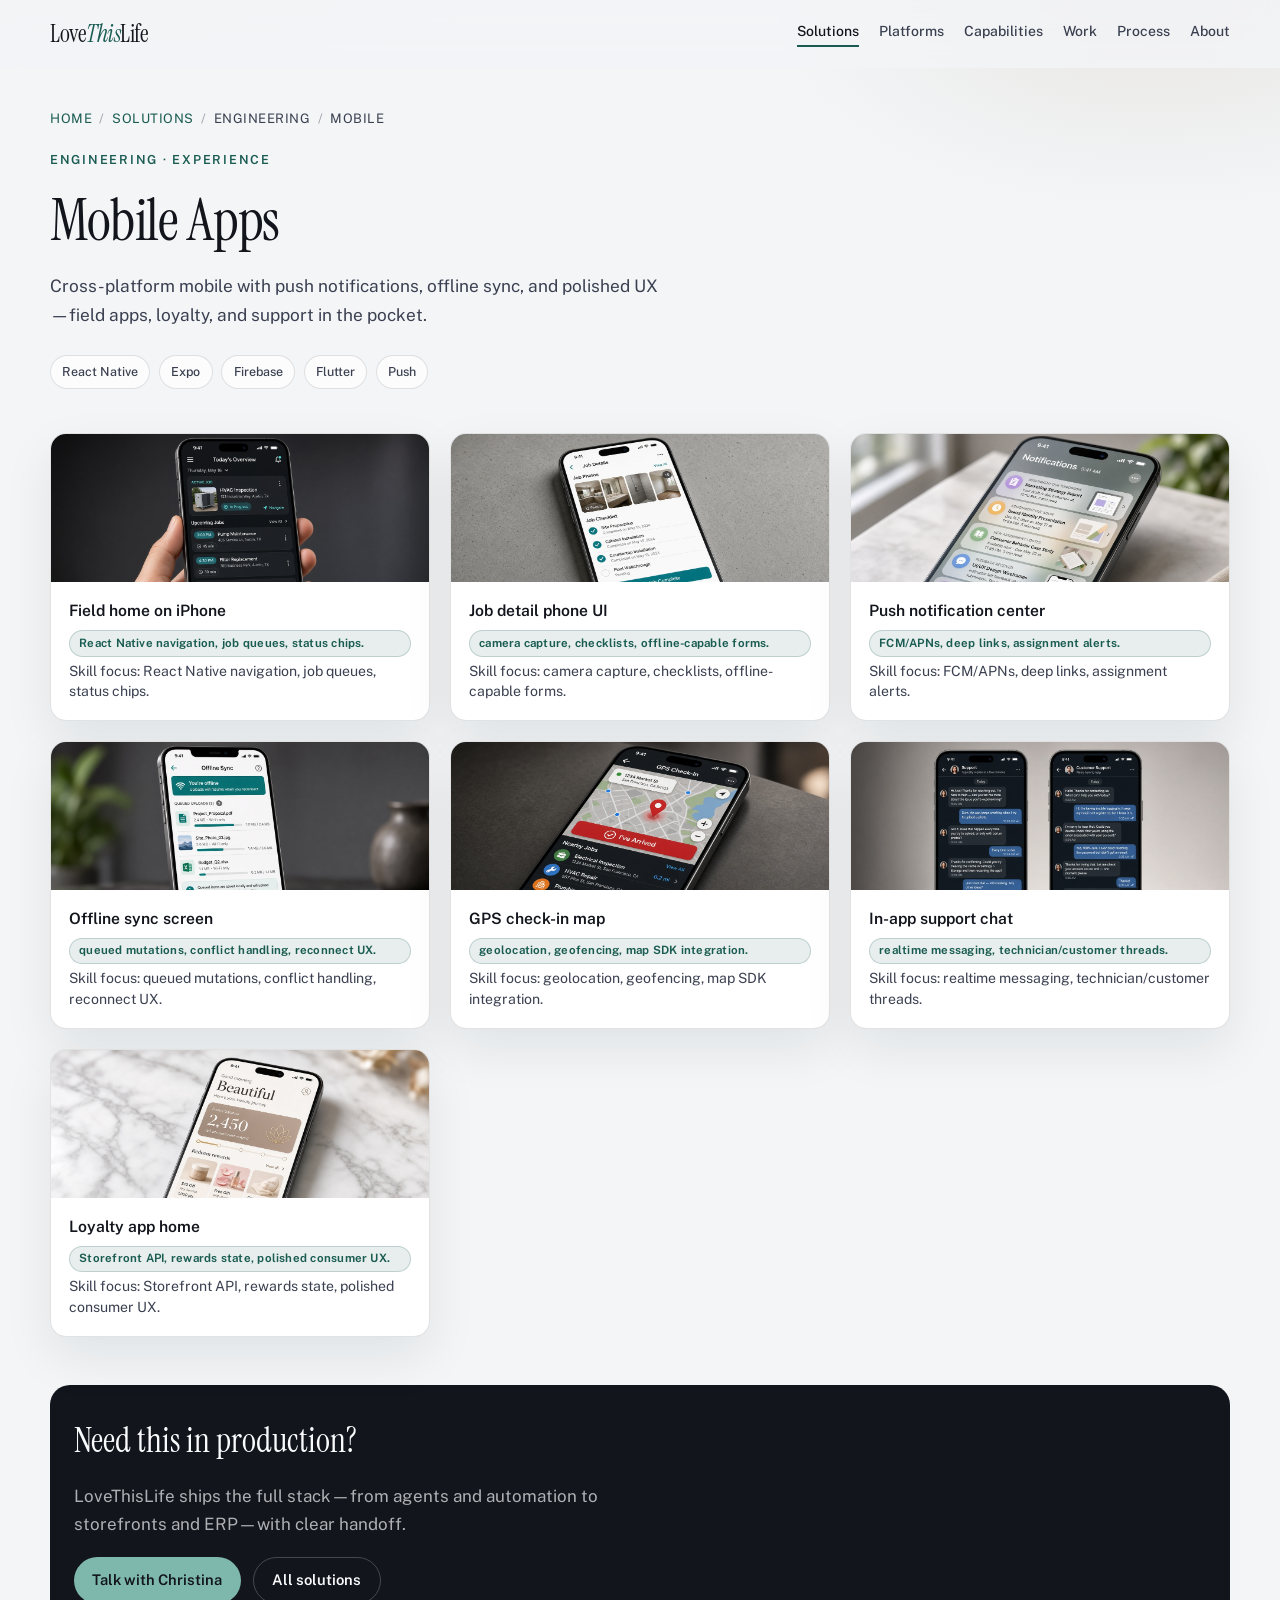
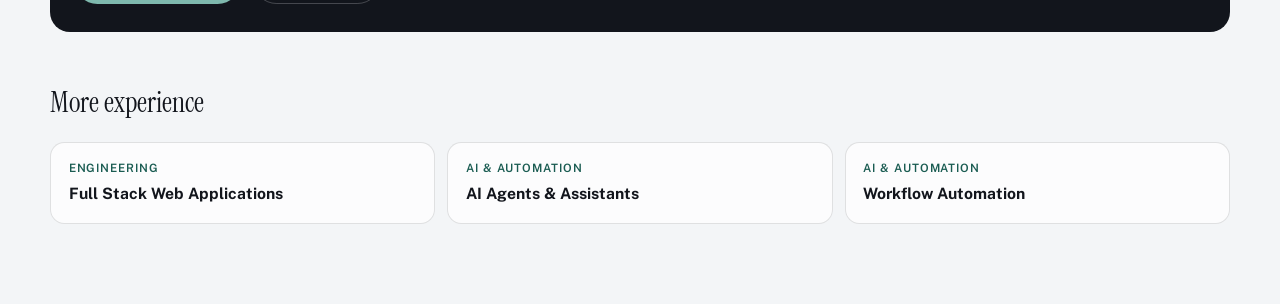
<file: engineering/mobile/index.html>
<!DOCTYPE html>
<html lang="en">
<head>
  <meta charset="UTF-8" />
  <meta name="viewport" content="width=device-width, initial-scale=1.0" />
  <title>Mobile Apps — LoveThisLife Experience</title>
  <meta name="description" content="Cross-platform mobile with push notifications, offline sync, and polished UX—field apps, loyalty, and support in the pocket." />
  <link rel="preconnect" href="https://fonts.googleapis.com" />
  <link rel="preconnect" href="https://fonts.gstatic.com" crossorigin />
  <link href="https://fonts.googleapis.com/css2?family=Instrument+Serif:ital@0;1&family=Public+Sans:ital,wght@0,300;0,400;0,500;0,600;0,700;1,400&display=swap" rel="stylesheet" />
  <link rel="icon" href="../../assets/favicon.svg?v=2" type="image/svg+xml" />
  <link rel="stylesheet" href="../../styles.css" />
  <link rel="stylesheet" href="../../experience.css" />
</head>
<body class="xp-body">
  <a class="skip-link" href="#main">Skip to content</a>
  <header class="site-header xp-header" id="top">
    <div class="header-inner">
      <a class="logo" href="../../" aria-label="LoveThisLife home">
        <span class="logo-word">Love<span>This</span>Life</span>
      </a>
      <nav class="nav" aria-label="Primary">
        <a href="../../solutions/" class="is-active">Solutions</a>
        <a href="../../platforms/">Platforms</a>
        <a href="../../capabilities/">Capabilities</a>
        <a href="../../work/">Work</a>
        <a href="../../process/">Process</a>
        <a href="../../about/">About</a>
      </nav>
      <button class="nav-toggle" type="button" aria-expanded="false" aria-controls="mobile-nav" aria-label="Open menu">
        <span></span><span></span>
      </button>
    </div>
    <nav class="mobile-nav" id="mobile-nav" hidden>
      <a href="../../solutions/" class="is-active">Solutions</a>
      <a href="../../platforms/">Platforms</a>
      <a href="../../capabilities/">Capabilities</a>
      <a href="../../work/">Work</a>
      <a href="../../process/">Process</a>
      <a href="../../about/">About</a>
    </nav>
  </header>

  <main id="main" class="xp-main">
    <div class="container">
      <header class="xp-hero">
        <nav class="xp-crumb" aria-label="Breadcrumb">
          <a href="../../">Home</a>
          <span class="xp-crumb__sep">/</span>
          <a href="../../solutions/">Solutions</a>
          <span class="xp-crumb__sep">/</span>
          <span>Engineering</span>
          <span class="xp-crumb__sep">/</span>
          <span>mobile</span>
        </nav>
        <p class="xp-kicker">Engineering · Experience</p>
        <h1 class="xp-title">Mobile Apps</h1>
        <p class="xp-lede">Cross-platform mobile with push notifications, offline sync, and polished UX—field apps, loyalty, and support in the pocket.</p>
        <div class="xp-meta">
          <span>React Native</span>
          <span>Expo</span>
          <span>Firebase</span>
          <span>Flutter</span>
          <span>Push</span>
        </div>
      </header>

      <section class="xp-gallery" aria-label="Product samples">
          <figure class="xp-gallery__item">
            <img src="../../assets/samples/mobile/01.jpg" alt="Field home on iPhone — Mobile Apps" loading="lazy" width="1280" height="800" />
            <figcaption>
              <strong>Field home on iPhone</strong>
              <em class="xp-skill">React Native navigation, job queues, status chips.</em>
              <span>Skill focus: React Native navigation, job queues, status chips.</span>
            </figcaption>
          </figure>
          <figure class="xp-gallery__item">
            <img src="../../assets/samples/mobile/02.jpg" alt="Job detail phone UI — Mobile Apps" loading="lazy" width="1280" height="800" />
            <figcaption>
              <strong>Job detail phone UI</strong>
              <em class="xp-skill">camera capture, checklists, offline-capable forms.</em>
              <span>Skill focus: camera capture, checklists, offline-capable forms.</span>
            </figcaption>
          </figure>
          <figure class="xp-gallery__item">
            <img src="../../assets/samples/mobile/03.jpg" alt="Push notification center — Mobile Apps" loading="lazy" width="1280" height="800" />
            <figcaption>
              <strong>Push notification center</strong>
              <em class="xp-skill">FCM/APNs, deep links, assignment alerts.</em>
              <span>Skill focus: FCM/APNs, deep links, assignment alerts.</span>
            </figcaption>
          </figure>
          <figure class="xp-gallery__item">
            <img src="../../assets/samples/mobile/04.jpg" alt="Offline sync screen — Mobile Apps" loading="lazy" width="1280" height="800" />
            <figcaption>
              <strong>Offline sync screen</strong>
              <em class="xp-skill">queued mutations, conflict handling, reconnect UX.</em>
              <span>Skill focus: queued mutations, conflict handling, reconnect UX.</span>
            </figcaption>
          </figure>
          <figure class="xp-gallery__item">
            <img src="../../assets/samples/mobile/05.jpg" alt="GPS check-in map — Mobile Apps" loading="lazy" width="1280" height="800" />
            <figcaption>
              <strong>GPS check-in map</strong>
              <em class="xp-skill">geolocation, geofencing, map SDK integration.</em>
              <span>Skill focus: geolocation, geofencing, map SDK integration.</span>
            </figcaption>
          </figure>
          <figure class="xp-gallery__item">
            <img src="../../assets/samples/mobile/06.jpg" alt="In-app support chat — Mobile Apps" loading="lazy" width="1280" height="800" />
            <figcaption>
              <strong>In-app support chat</strong>
              <em class="xp-skill">realtime messaging, technician/customer threads.</em>
              <span>Skill focus: realtime messaging, technician/customer threads.</span>
            </figcaption>
          </figure>
          <figure class="xp-gallery__item">
            <img src="../../assets/samples/mobile/07.jpg" alt="Loyalty app home — Mobile Apps" loading="lazy" width="1280" height="800" />
            <figcaption>
              <strong>Loyalty app home</strong>
              <em class="xp-skill">Storefront API, rewards state, polished consumer UX.</em>
              <span>Skill focus: Storefront API, rewards state, polished consumer UX.</span>
            </figcaption>
          </figure>
      </section>

      <aside class="xp-cta">
        <h2>Need this in production?</h2>
        <p>LoveThisLife ships the full stack—from agents and automation to storefronts and ERP—with clear handoff.</p>
        <div class="xp-cta__row">
          <a class="xp-btn xp-btn--primary" href="../../about/">Talk with Christina</a>
          <a class="xp-btn xp-btn--ghost" href="../../solutions/">All solutions</a>
        </div>
      </aside>

      <section class="xp-more">
        <h2>More experience</h2>
        <div class="xp-more__grid">
        <a class="xp-more__link" href="../../engineering/web-apps/">
          <small>Engineering</small>
          <strong>Full Stack Web Applications</strong>
        </a>
        <a class="xp-more__link" href="../../automation/experience/">
          <small>AI & Automation</small>
          <strong>AI Agents & Assistants</strong>
        </a>
        <a class="xp-more__link" href="../../automation/workflow/">
          <small>AI & Automation</small>
          <strong>Workflow Automation</strong>
        </a>
        </div>
      </section>
    </div>
  </main>
  <script src="../../script.js"></script>
</body>
</html>
</file>
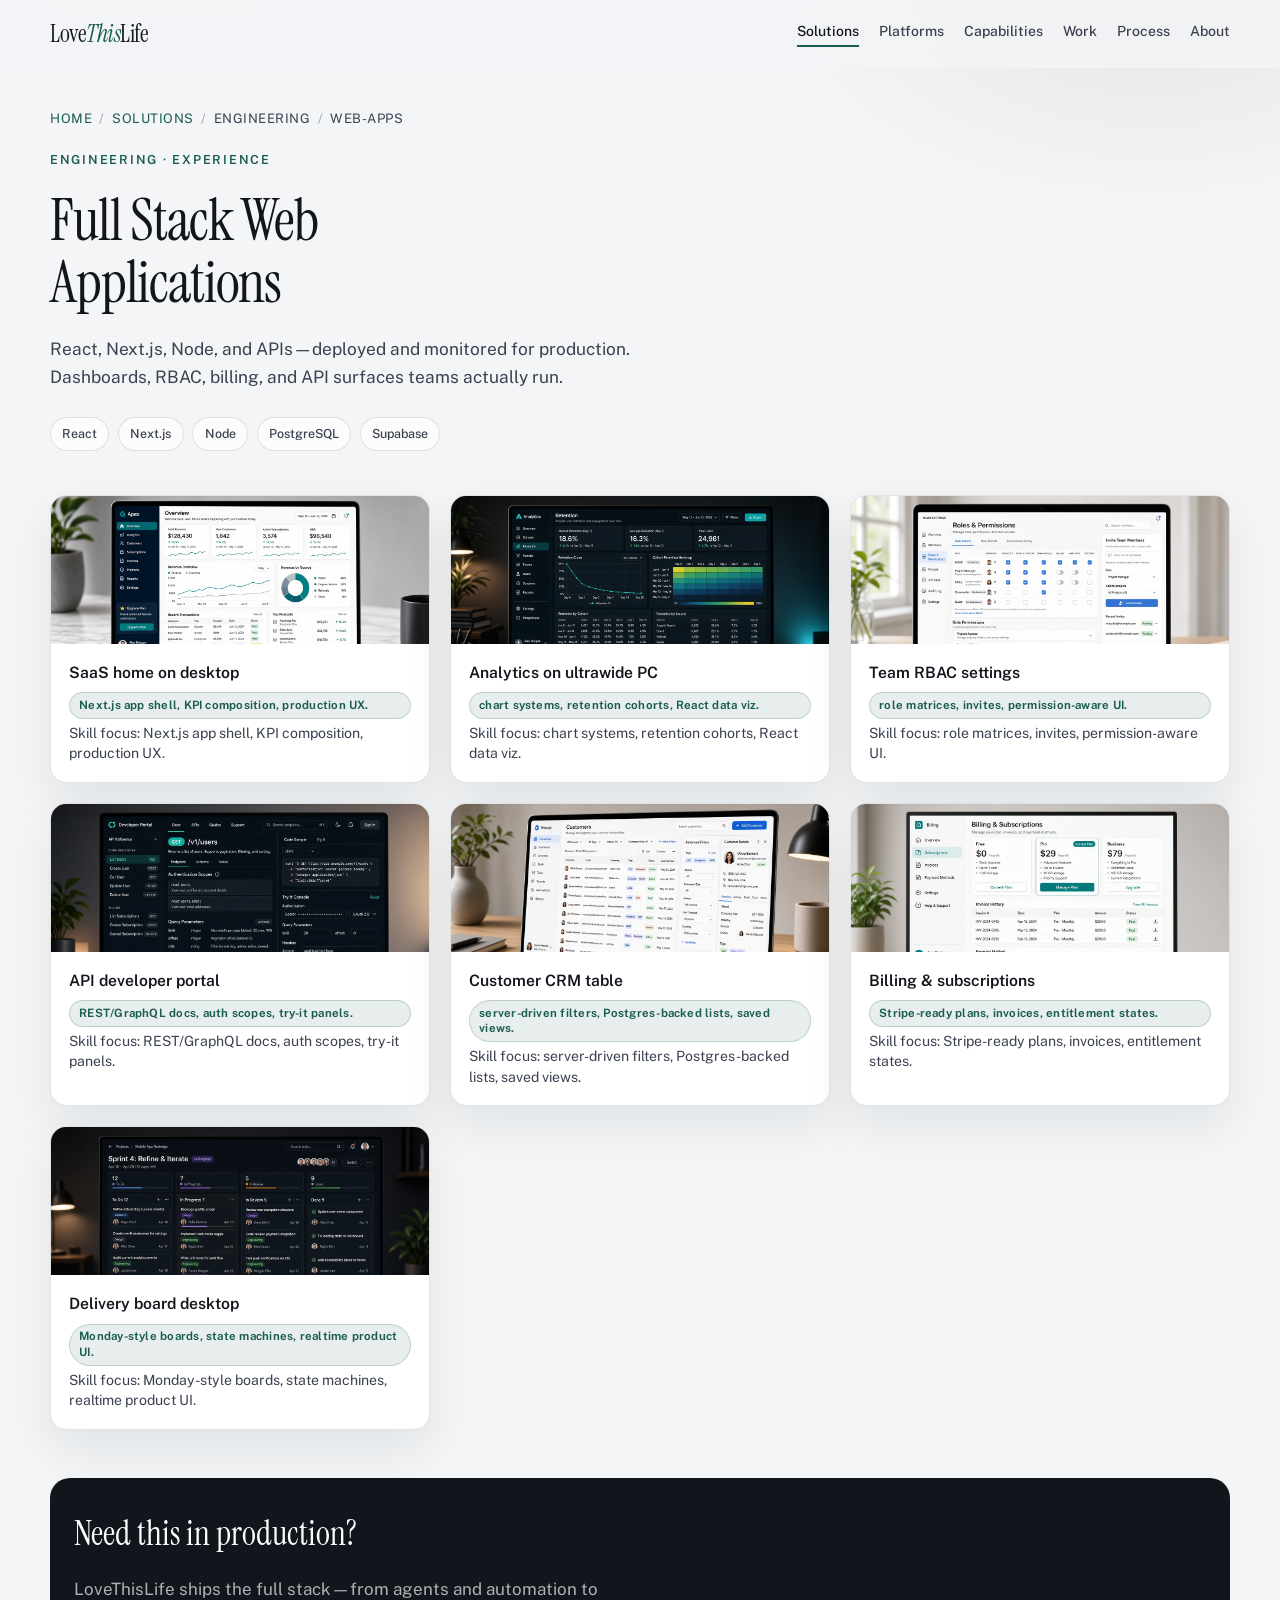
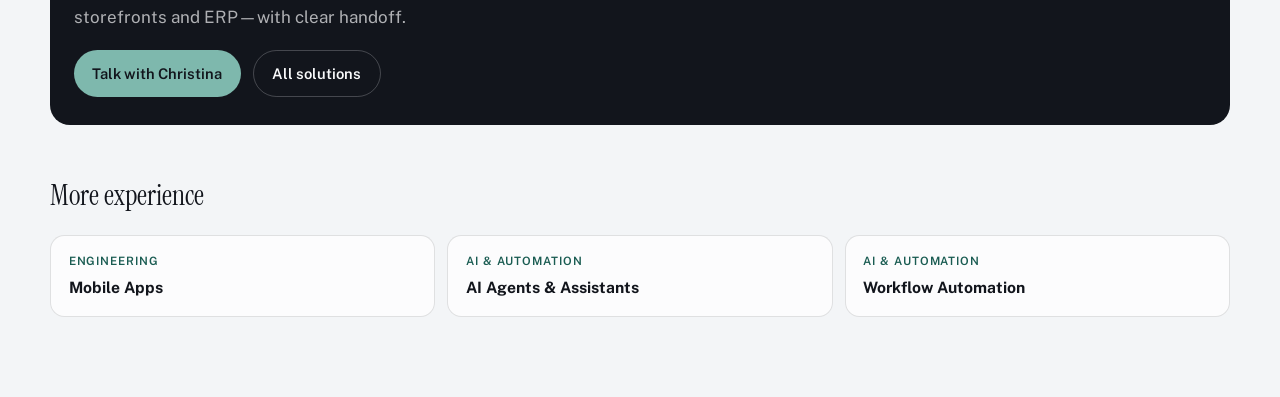
<file: engineering/web-apps/index.html>
<!DOCTYPE html>
<html lang="en">
<head>
  <meta charset="UTF-8" />
  <meta name="viewport" content="width=device-width, initial-scale=1.0" />
  <title>Full Stack Web Applications — LoveThisLife Experience</title>
  <meta name="description" content="React, Next.js, Node, and APIs—deployed and monitored for production. Dashboards, RBAC, billing, and API surfaces teams actually run." />
  <link rel="preconnect" href="https://fonts.googleapis.com" />
  <link rel="preconnect" href="https://fonts.gstatic.com" crossorigin />
  <link href="https://fonts.googleapis.com/css2?family=Instrument+Serif:ital@0;1&family=Public+Sans:ital,wght@0,300;0,400;0,500;0,600;0,700;1,400&display=swap" rel="stylesheet" />
  <link rel="icon" href="../../assets/favicon.svg?v=2" type="image/svg+xml" />
  <link rel="stylesheet" href="../../styles.css" />
  <link rel="stylesheet" href="../../experience.css" />
</head>
<body class="xp-body">
  <a class="skip-link" href="#main">Skip to content</a>
  <header class="site-header xp-header" id="top">
    <div class="header-inner">
      <a class="logo" href="../../" aria-label="LoveThisLife home">
        <span class="logo-word">Love<span>This</span>Life</span>
      </a>
      <nav class="nav" aria-label="Primary">
        <a href="../../solutions/" class="is-active">Solutions</a>
        <a href="../../platforms/">Platforms</a>
        <a href="../../capabilities/">Capabilities</a>
        <a href="../../work/">Work</a>
        <a href="../../process/">Process</a>
        <a href="../../about/">About</a>
      </nav>
      <button class="nav-toggle" type="button" aria-expanded="false" aria-controls="mobile-nav" aria-label="Open menu">
        <span></span><span></span>
      </button>
    </div>
    <nav class="mobile-nav" id="mobile-nav" hidden>
      <a href="../../solutions/" class="is-active">Solutions</a>
      <a href="../../platforms/">Platforms</a>
      <a href="../../capabilities/">Capabilities</a>
      <a href="../../work/">Work</a>
      <a href="../../process/">Process</a>
      <a href="../../about/">About</a>
    </nav>
  </header>

  <main id="main" class="xp-main">
    <div class="container">
      <header class="xp-hero">
        <nav class="xp-crumb" aria-label="Breadcrumb">
          <a href="../../">Home</a>
          <span class="xp-crumb__sep">/</span>
          <a href="../../solutions/">Solutions</a>
          <span class="xp-crumb__sep">/</span>
          <span>Engineering</span>
          <span class="xp-crumb__sep">/</span>
          <span>web-apps</span>
        </nav>
        <p class="xp-kicker">Engineering · Experience</p>
        <h1 class="xp-title">Full Stack Web Applications</h1>
        <p class="xp-lede">React, Next.js, Node, and APIs—deployed and monitored for production. Dashboards, RBAC, billing, and API surfaces teams actually run.</p>
        <div class="xp-meta">
          <span>React</span>
          <span>Next.js</span>
          <span>Node</span>
          <span>PostgreSQL</span>
          <span>Supabase</span>
        </div>
      </header>

      <section class="xp-gallery" aria-label="Product samples">
          <figure class="xp-gallery__item">
            <img src="../../assets/samples/web-apps/01.jpg" alt="SaaS home on desktop — Full Stack Web Applications" loading="lazy" width="1280" height="800" />
            <figcaption>
              <strong>SaaS home on desktop</strong>
              <em class="xp-skill">Next.js app shell, KPI composition, production UX.</em>
              <span>Skill focus: Next.js app shell, KPI composition, production UX.</span>
            </figcaption>
          </figure>
          <figure class="xp-gallery__item">
            <img src="../../assets/samples/web-apps/02.jpg" alt="Analytics on ultrawide PC — Full Stack Web Applications" loading="lazy" width="1280" height="800" />
            <figcaption>
              <strong>Analytics on ultrawide PC</strong>
              <em class="xp-skill">chart systems, retention cohorts, React data viz.</em>
              <span>Skill focus: chart systems, retention cohorts, React data viz.</span>
            </figcaption>
          </figure>
          <figure class="xp-gallery__item">
            <img src="../../assets/samples/web-apps/03.jpg" alt="Team RBAC settings — Full Stack Web Applications" loading="lazy" width="1280" height="800" />
            <figcaption>
              <strong>Team RBAC settings</strong>
              <em class="xp-skill">role matrices, invites, permission-aware UI.</em>
              <span>Skill focus: role matrices, invites, permission-aware UI.</span>
            </figcaption>
          </figure>
          <figure class="xp-gallery__item">
            <img src="../../assets/samples/web-apps/04.jpg" alt="API developer portal — Full Stack Web Applications" loading="lazy" width="1280" height="800" />
            <figcaption>
              <strong>API developer portal</strong>
              <em class="xp-skill">REST/GraphQL docs, auth scopes, try-it panels.</em>
              <span>Skill focus: REST/GraphQL docs, auth scopes, try-it panels.</span>
            </figcaption>
          </figure>
          <figure class="xp-gallery__item">
            <img src="../../assets/samples/web-apps/05.jpg" alt="Customer CRM table — Full Stack Web Applications" loading="lazy" width="1280" height="800" />
            <figcaption>
              <strong>Customer CRM table</strong>
              <em class="xp-skill">server-driven filters, Postgres-backed lists, saved views.</em>
              <span>Skill focus: server-driven filters, Postgres-backed lists, saved views.</span>
            </figcaption>
          </figure>
          <figure class="xp-gallery__item">
            <img src="../../assets/samples/web-apps/06.jpg" alt="Billing & subscriptions — Full Stack Web Applications" loading="lazy" width="1280" height="800" />
            <figcaption>
              <strong>Billing & subscriptions</strong>
              <em class="xp-skill">Stripe-ready plans, invoices, entitlement states.</em>
              <span>Skill focus: Stripe-ready plans, invoices, entitlement states.</span>
            </figcaption>
          </figure>
          <figure class="xp-gallery__item">
            <img src="../../assets/samples/web-apps/07.jpg" alt="Delivery board desktop — Full Stack Web Applications" loading="lazy" width="1280" height="800" />
            <figcaption>
              <strong>Delivery board desktop</strong>
              <em class="xp-skill">Monday-style boards, state machines, realtime product UI.</em>
              <span>Skill focus: Monday-style boards, state machines, realtime product UI.</span>
            </figcaption>
          </figure>
      </section>

      <aside class="xp-cta">
        <h2>Need this in production?</h2>
        <p>LoveThisLife ships the full stack—from agents and automation to storefronts and ERP—with clear handoff.</p>
        <div class="xp-cta__row">
          <a class="xp-btn xp-btn--primary" href="../../about/">Talk with Christina</a>
          <a class="xp-btn xp-btn--ghost" href="../../solutions/">All solutions</a>
        </div>
      </aside>

      <section class="xp-more">
        <h2>More experience</h2>
        <div class="xp-more__grid">
        <a class="xp-more__link" href="../../engineering/mobile/">
          <small>Engineering</small>
          <strong>Mobile Apps</strong>
        </a>
        <a class="xp-more__link" href="../../automation/experience/">
          <small>AI & Automation</small>
          <strong>AI Agents & Assistants</strong>
        </a>
        <a class="xp-more__link" href="../../automation/workflow/">
          <small>AI & Automation</small>
          <strong>Workflow Automation</strong>
        </a>
        </div>
      </section>
    </div>
  </main>
  <script src="../../script.js"></script>
</body>
</html>
</file>
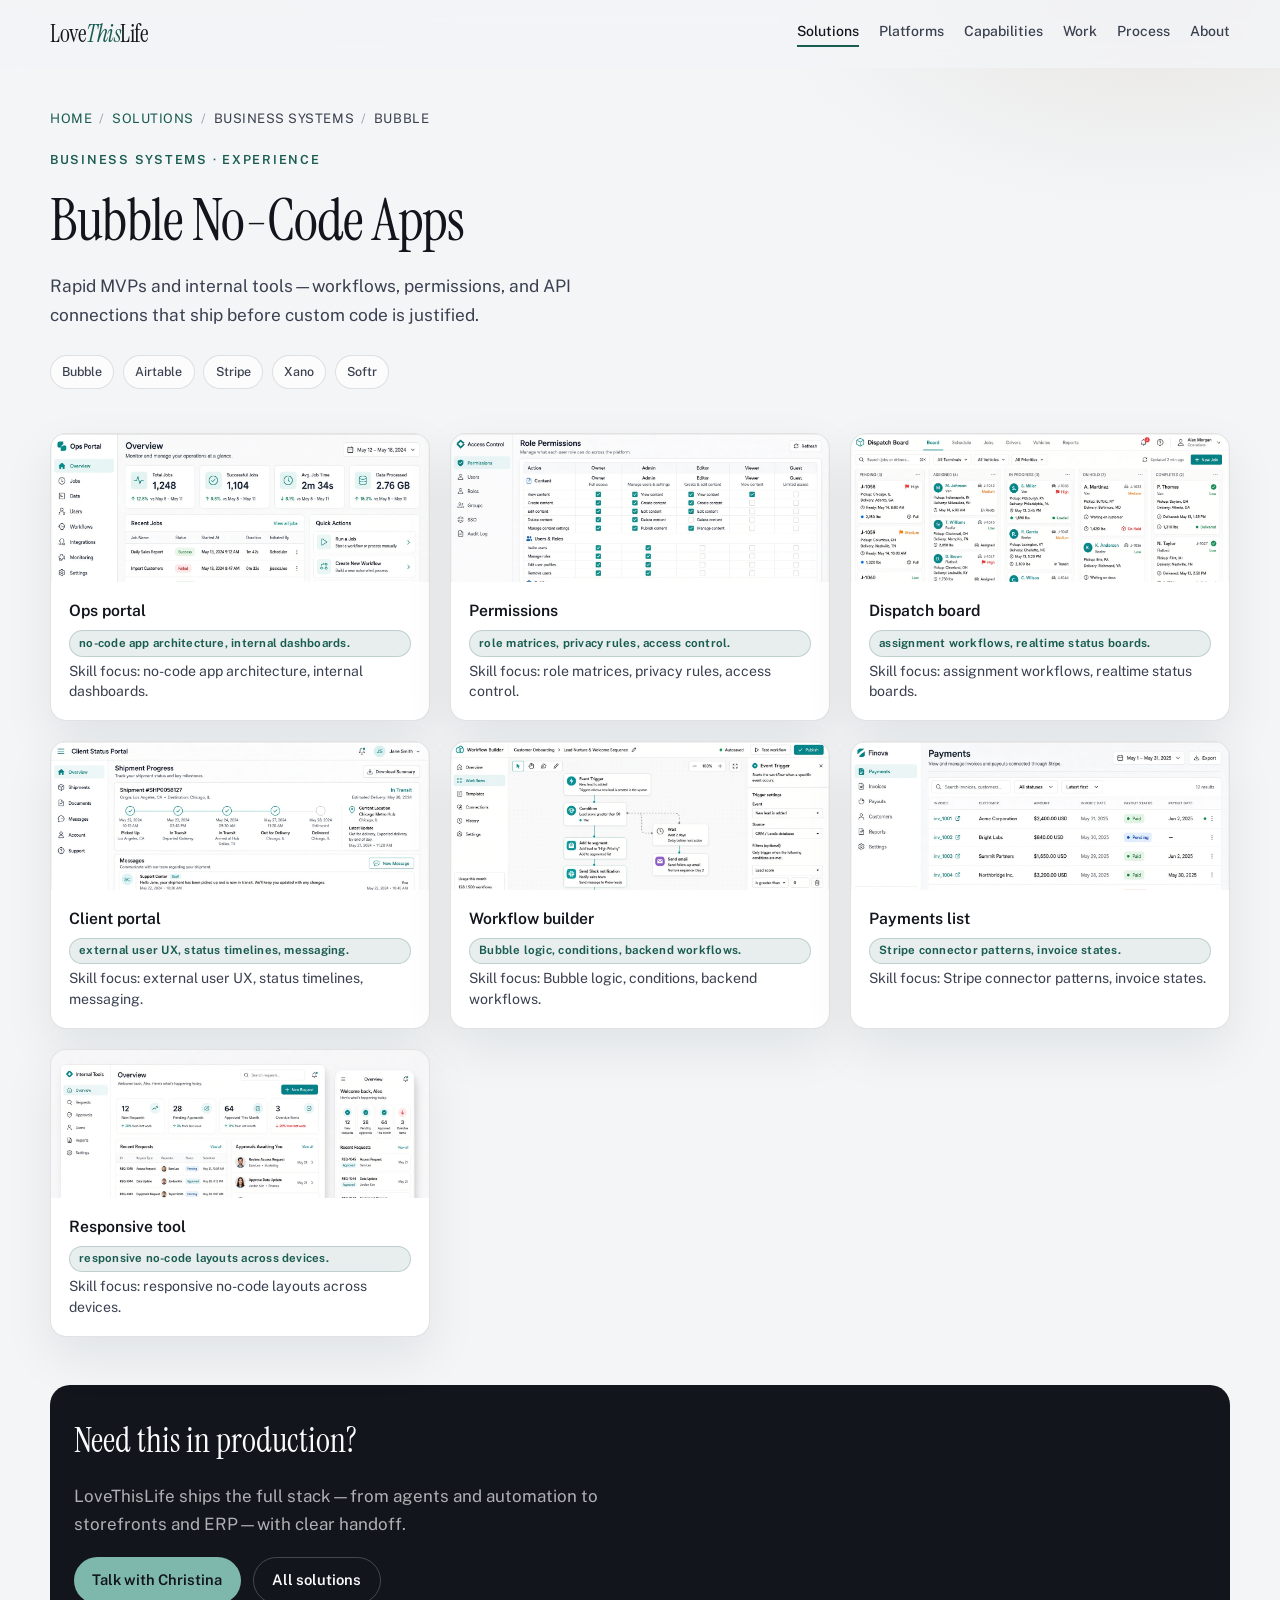
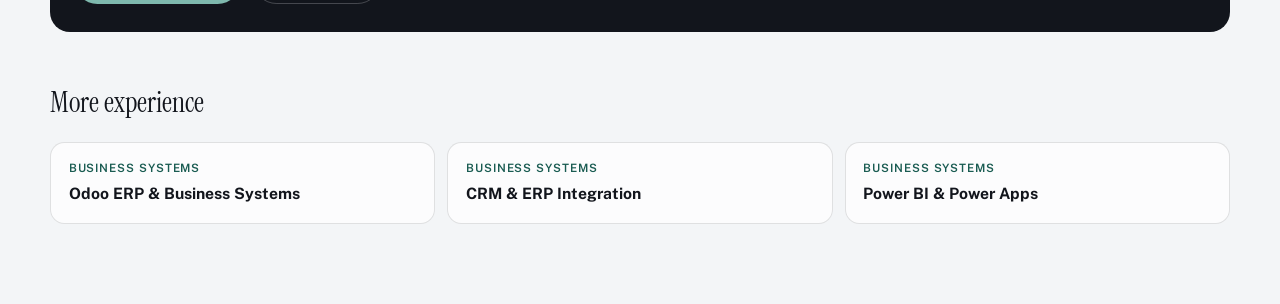
<file: systems/bubble/index.html>
<!DOCTYPE html>
<html lang="en">
<head>
  <meta charset="UTF-8" />
  <meta name="viewport" content="width=device-width, initial-scale=1.0" />
  <title>Bubble No-Code Apps — LoveThisLife Experience</title>
  <meta name="description" content="Rapid MVPs and internal tools—workflows, permissions, and API connections that ship before custom code is justified." />
  <link rel="preconnect" href="https://fonts.googleapis.com" />
  <link rel="preconnect" href="https://fonts.gstatic.com" crossorigin />
  <link href="https://fonts.googleapis.com/css2?family=Instrument+Serif:ital@0;1&family=Public+Sans:ital,wght@0,300;0,400;0,500;0,600;0,700;1,400&display=swap" rel="stylesheet" />
  <link rel="icon" href="../../assets/favicon.svg?v=2" type="image/svg+xml" />
  <link rel="stylesheet" href="../../styles.css" />
  <link rel="stylesheet" href="../../experience.css" />
</head>
<body class="xp-body">
  <a class="skip-link" href="#main">Skip to content</a>
  <header class="site-header xp-header" id="top">
    <div class="header-inner">
      <a class="logo" href="../../" aria-label="LoveThisLife home">
        <span class="logo-word">Love<span>This</span>Life</span>
      </a>
      <nav class="nav" aria-label="Primary">
        <a href="../../solutions/" class="is-active">Solutions</a>
        <a href="../../platforms/">Platforms</a>
        <a href="../../capabilities/">Capabilities</a>
        <a href="../../work/">Work</a>
        <a href="../../process/">Process</a>
        <a href="../../about/">About</a>
      </nav>
      <button class="nav-toggle" type="button" aria-expanded="false" aria-controls="mobile-nav" aria-label="Open menu">
        <span></span><span></span>
      </button>
    </div>
    <nav class="mobile-nav" id="mobile-nav" hidden>
      <a href="../../solutions/" class="is-active">Solutions</a>
      <a href="../../platforms/">Platforms</a>
      <a href="../../capabilities/">Capabilities</a>
      <a href="../../work/">Work</a>
      <a href="../../process/">Process</a>
      <a href="../../about/">About</a>
    </nav>
  </header>

  <main id="main" class="xp-main">
    <div class="container">
      <header class="xp-hero">
        <nav class="xp-crumb" aria-label="Breadcrumb">
          <a href="../../">Home</a>
          <span class="xp-crumb__sep">/</span>
          <a href="../../solutions/">Solutions</a>
          <span class="xp-crumb__sep">/</span>
          <span>Business Systems</span>
          <span class="xp-crumb__sep">/</span>
          <span>bubble</span>
        </nav>
        <p class="xp-kicker">Business Systems · Experience</p>
        <h1 class="xp-title">Bubble No-Code Apps</h1>
        <p class="xp-lede">Rapid MVPs and internal tools—workflows, permissions, and API connections that ship before custom code is justified.</p>
        <div class="xp-meta">
          <span>Bubble</span>
          <span>Airtable</span>
          <span>Stripe</span>
          <span>Xano</span>
          <span>Softr</span>
        </div>
      </header>

      <section class="xp-gallery" aria-label="Product samples">
          <figure class="xp-gallery__item">
            <img src="../../assets/samples/bubble/01.jpg" alt="Ops portal — Bubble No-Code Apps" loading="lazy" width="1280" height="800" />
            <figcaption>
              <strong>Ops portal</strong>
              <em class="xp-skill">no-code app architecture, internal dashboards.</em>
              <span>Skill focus: no-code app architecture, internal dashboards.</span>
            </figcaption>
          </figure>
          <figure class="xp-gallery__item">
            <img src="../../assets/samples/bubble/02.jpg" alt="Permissions — Bubble No-Code Apps" loading="lazy" width="1280" height="800" />
            <figcaption>
              <strong>Permissions</strong>
              <em class="xp-skill">role matrices, privacy rules, access control.</em>
              <span>Skill focus: role matrices, privacy rules, access control.</span>
            </figcaption>
          </figure>
          <figure class="xp-gallery__item">
            <img src="../../assets/samples/bubble/03.jpg" alt="Dispatch board — Bubble No-Code Apps" loading="lazy" width="1280" height="800" />
            <figcaption>
              <strong>Dispatch board</strong>
              <em class="xp-skill">assignment workflows, realtime status boards.</em>
              <span>Skill focus: assignment workflows, realtime status boards.</span>
            </figcaption>
          </figure>
          <figure class="xp-gallery__item">
            <img src="../../assets/samples/bubble/04.jpg" alt="Client portal — Bubble No-Code Apps" loading="lazy" width="1280" height="800" />
            <figcaption>
              <strong>Client portal</strong>
              <em class="xp-skill">external user UX, status timelines, messaging.</em>
              <span>Skill focus: external user UX, status timelines, messaging.</span>
            </figcaption>
          </figure>
          <figure class="xp-gallery__item">
            <img src="../../assets/samples/bubble/05.jpg" alt="Workflow builder — Bubble No-Code Apps" loading="lazy" width="1280" height="800" />
            <figcaption>
              <strong>Workflow builder</strong>
              <em class="xp-skill">Bubble logic, conditions, backend workflows.</em>
              <span>Skill focus: Bubble logic, conditions, backend workflows.</span>
            </figcaption>
          </figure>
          <figure class="xp-gallery__item">
            <img src="../../assets/samples/bubble/06.jpg" alt="Payments list — Bubble No-Code Apps" loading="lazy" width="1280" height="800" />
            <figcaption>
              <strong>Payments list</strong>
              <em class="xp-skill">Stripe connector patterns, invoice states.</em>
              <span>Skill focus: Stripe connector patterns, invoice states.</span>
            </figcaption>
          </figure>
          <figure class="xp-gallery__item">
            <img src="../../assets/samples/bubble/07.jpg" alt="Responsive tool — Bubble No-Code Apps" loading="lazy" width="1280" height="800" />
            <figcaption>
              <strong>Responsive tool</strong>
              <em class="xp-skill">responsive no-code layouts across devices.</em>
              <span>Skill focus: responsive no-code layouts across devices.</span>
            </figcaption>
          </figure>
      </section>

      <aside class="xp-cta">
        <h2>Need this in production?</h2>
        <p>LoveThisLife ships the full stack—from agents and automation to storefronts and ERP—with clear handoff.</p>
        <div class="xp-cta__row">
          <a class="xp-btn xp-btn--primary" href="../../about/">Talk with Christina</a>
          <a class="xp-btn xp-btn--ghost" href="../../solutions/">All solutions</a>
        </div>
      </aside>

      <section class="xp-more">
        <h2>More experience</h2>
        <div class="xp-more__grid">
        <a class="xp-more__link" href="../../systems/odoo/">
          <small>Business Systems</small>
          <strong>Odoo ERP & Business Systems</strong>
        </a>
        <a class="xp-more__link" href="../../systems/crm-erp/">
          <small>Business Systems</small>
          <strong>CRM & ERP Integration</strong>
        </a>
        <a class="xp-more__link" href="../../systems/power-platform/">
          <small>Business Systems</small>
          <strong>Power BI & Power Apps</strong>
        </a>
        </div>
      </section>
    </div>
  </main>
  <script src="../../script.js"></script>
</body>
</html>
</file>
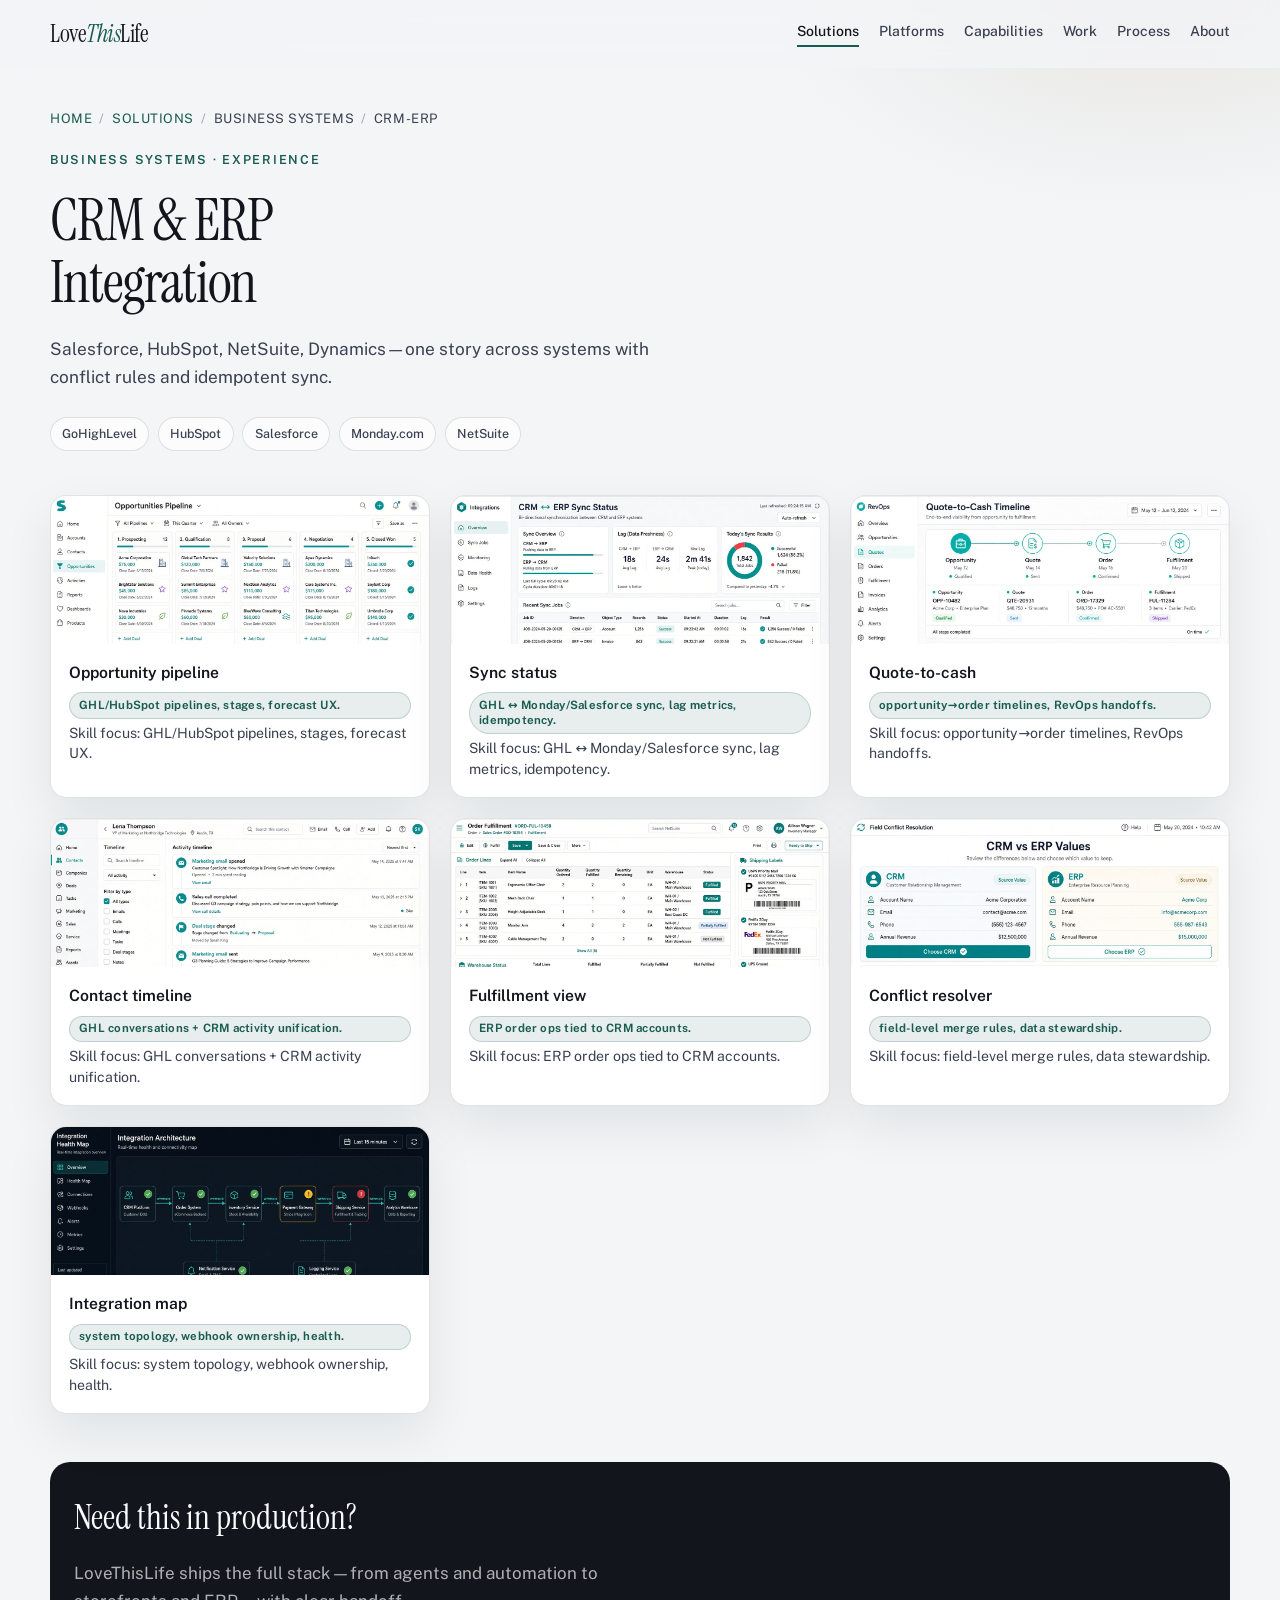
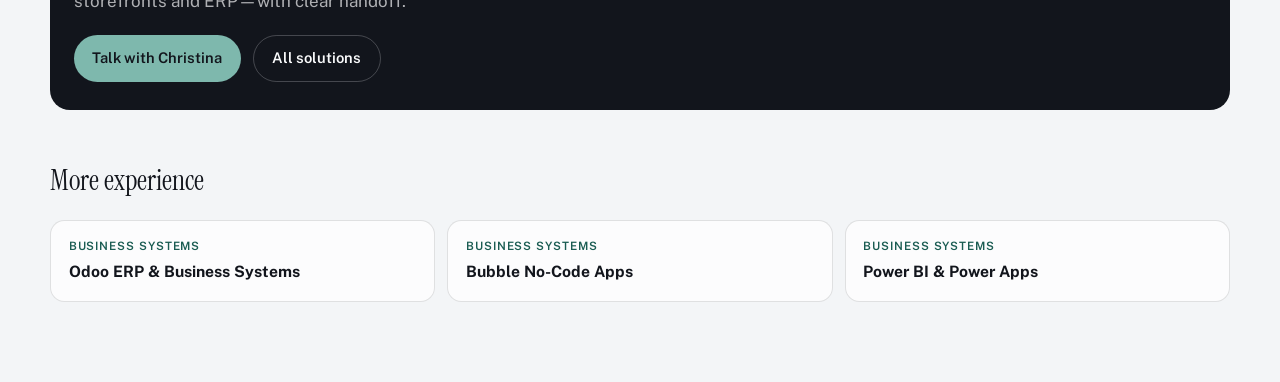
<file: systems/crm-erp/index.html>
<!DOCTYPE html>
<html lang="en">
<head>
  <meta charset="UTF-8" />
  <meta name="viewport" content="width=device-width, initial-scale=1.0" />
  <title>CRM & ERP Integration — LoveThisLife Experience</title>
  <meta name="description" content="Salesforce, HubSpot, NetSuite, Dynamics—one story across systems with conflict rules and idempotent sync." />
  <link rel="preconnect" href="https://fonts.googleapis.com" />
  <link rel="preconnect" href="https://fonts.gstatic.com" crossorigin />
  <link href="https://fonts.googleapis.com/css2?family=Instrument+Serif:ital@0;1&family=Public+Sans:ital,wght@0,300;0,400;0,500;0,600;0,700;1,400&display=swap" rel="stylesheet" />
  <link rel="icon" href="../../assets/favicon.svg?v=2" type="image/svg+xml" />
  <link rel="stylesheet" href="../../styles.css" />
  <link rel="stylesheet" href="../../experience.css" />
</head>
<body class="xp-body">
  <a class="skip-link" href="#main">Skip to content</a>
  <header class="site-header xp-header" id="top">
    <div class="header-inner">
      <a class="logo" href="../../" aria-label="LoveThisLife home">
        <span class="logo-word">Love<span>This</span>Life</span>
      </a>
      <nav class="nav" aria-label="Primary">
        <a href="../../solutions/" class="is-active">Solutions</a>
        <a href="../../platforms/">Platforms</a>
        <a href="../../capabilities/">Capabilities</a>
        <a href="../../work/">Work</a>
        <a href="../../process/">Process</a>
        <a href="../../about/">About</a>
      </nav>
      <button class="nav-toggle" type="button" aria-expanded="false" aria-controls="mobile-nav" aria-label="Open menu">
        <span></span><span></span>
      </button>
    </div>
    <nav class="mobile-nav" id="mobile-nav" hidden>
      <a href="../../solutions/" class="is-active">Solutions</a>
      <a href="../../platforms/">Platforms</a>
      <a href="../../capabilities/">Capabilities</a>
      <a href="../../work/">Work</a>
      <a href="../../process/">Process</a>
      <a href="../../about/">About</a>
    </nav>
  </header>

  <main id="main" class="xp-main">
    <div class="container">
      <header class="xp-hero">
        <nav class="xp-crumb" aria-label="Breadcrumb">
          <a href="../../">Home</a>
          <span class="xp-crumb__sep">/</span>
          <a href="../../solutions/">Solutions</a>
          <span class="xp-crumb__sep">/</span>
          <span>Business Systems</span>
          <span class="xp-crumb__sep">/</span>
          <span>crm-erp</span>
        </nav>
        <p class="xp-kicker">Business Systems · Experience</p>
        <h1 class="xp-title">CRM & ERP Integration</h1>
        <p class="xp-lede">Salesforce, HubSpot, NetSuite, Dynamics—one story across systems with conflict rules and idempotent sync.</p>
        <div class="xp-meta">
          <span>GoHighLevel</span>
          <span>HubSpot</span>
          <span>Salesforce</span>
          <span>Monday.com</span>
          <span>NetSuite</span>
        </div>
      </header>

      <section class="xp-gallery" aria-label="Product samples">
          <figure class="xp-gallery__item">
            <img src="../../assets/samples/crm-erp/01.jpg" alt="Opportunity pipeline — CRM & ERP Integration" loading="lazy" width="1280" height="800" />
            <figcaption>
              <strong>Opportunity pipeline</strong>
              <em class="xp-skill">GHL/HubSpot pipelines, stages, forecast UX.</em>
              <span>Skill focus: GHL/HubSpot pipelines, stages, forecast UX.</span>
            </figcaption>
          </figure>
          <figure class="xp-gallery__item">
            <img src="../../assets/samples/crm-erp/02.jpg" alt="Sync status — CRM & ERP Integration" loading="lazy" width="1280" height="800" />
            <figcaption>
              <strong>Sync status</strong>
              <em class="xp-skill">GHL ↔ Monday/Salesforce sync, lag metrics, idempotency.</em>
              <span>Skill focus: GHL ↔ Monday/Salesforce sync, lag metrics, idempotency.</span>
            </figcaption>
          </figure>
          <figure class="xp-gallery__item">
            <img src="../../assets/samples/crm-erp/03.jpg" alt="Quote-to-cash — CRM & ERP Integration" loading="lazy" width="1280" height="800" />
            <figcaption>
              <strong>Quote-to-cash</strong>
              <em class="xp-skill">opportunity→order timelines, RevOps handoffs.</em>
              <span>Skill focus: opportunity→order timelines, RevOps handoffs.</span>
            </figcaption>
          </figure>
          <figure class="xp-gallery__item">
            <img src="../../assets/samples/crm-erp/04.jpg" alt="Contact timeline — CRM & ERP Integration" loading="lazy" width="1280" height="800" />
            <figcaption>
              <strong>Contact timeline</strong>
              <em class="xp-skill">GHL conversations + CRM activity unification.</em>
              <span>Skill focus: GHL conversations + CRM activity unification.</span>
            </figcaption>
          </figure>
          <figure class="xp-gallery__item">
            <img src="../../assets/samples/crm-erp/05.jpg" alt="Fulfillment view — CRM & ERP Integration" loading="lazy" width="1280" height="800" />
            <figcaption>
              <strong>Fulfillment view</strong>
              <em class="xp-skill">ERP order ops tied to CRM accounts.</em>
              <span>Skill focus: ERP order ops tied to CRM accounts.</span>
            </figcaption>
          </figure>
          <figure class="xp-gallery__item">
            <img src="../../assets/samples/crm-erp/06.jpg" alt="Conflict resolver — CRM & ERP Integration" loading="lazy" width="1280" height="800" />
            <figcaption>
              <strong>Conflict resolver</strong>
              <em class="xp-skill">field-level merge rules, data stewardship.</em>
              <span>Skill focus: field-level merge rules, data stewardship.</span>
            </figcaption>
          </figure>
          <figure class="xp-gallery__item">
            <img src="../../assets/samples/crm-erp/07.jpg" alt="Integration map — CRM & ERP Integration" loading="lazy" width="1280" height="800" />
            <figcaption>
              <strong>Integration map</strong>
              <em class="xp-skill">system topology, webhook ownership, health.</em>
              <span>Skill focus: system topology, webhook ownership, health.</span>
            </figcaption>
          </figure>
      </section>

      <aside class="xp-cta">
        <h2>Need this in production?</h2>
        <p>LoveThisLife ships the full stack—from agents and automation to storefronts and ERP—with clear handoff.</p>
        <div class="xp-cta__row">
          <a class="xp-btn xp-btn--primary" href="../../about/">Talk with Christina</a>
          <a class="xp-btn xp-btn--ghost" href="../../solutions/">All solutions</a>
        </div>
      </aside>

      <section class="xp-more">
        <h2>More experience</h2>
        <div class="xp-more__grid">
        <a class="xp-more__link" href="../../systems/odoo/">
          <small>Business Systems</small>
          <strong>Odoo ERP & Business Systems</strong>
        </a>
        <a class="xp-more__link" href="../../systems/bubble/">
          <small>Business Systems</small>
          <strong>Bubble No-Code Apps</strong>
        </a>
        <a class="xp-more__link" href="../../systems/power-platform/">
          <small>Business Systems</small>
          <strong>Power BI & Power Apps</strong>
        </a>
        </div>
      </section>
    </div>
  </main>
  <script src="../../script.js"></script>
</body>
</html>
</file>
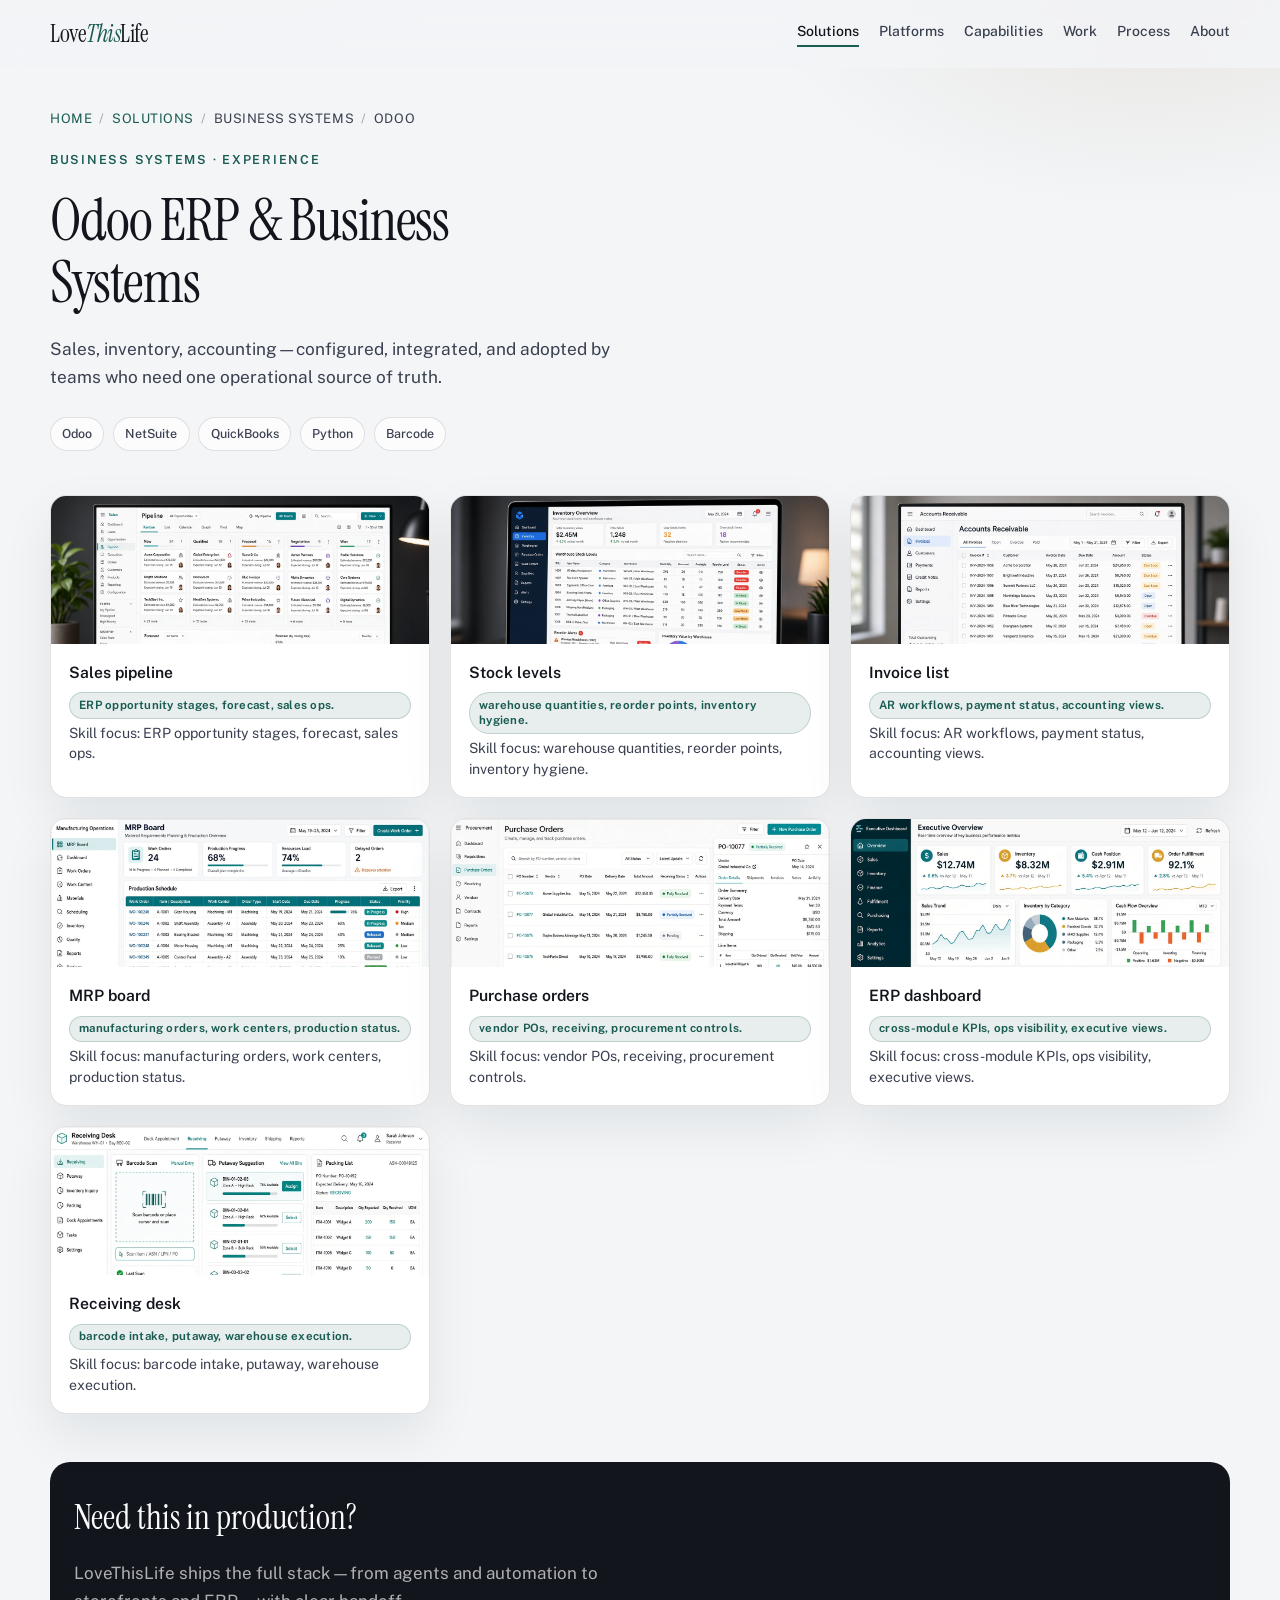
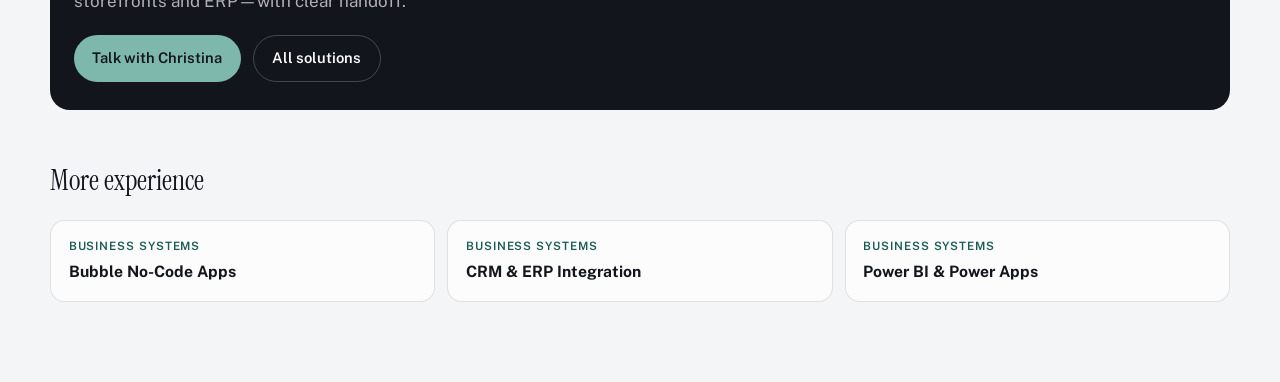
<file: systems/odoo/index.html>
<!DOCTYPE html>
<html lang="en">
<head>
  <meta charset="UTF-8" />
  <meta name="viewport" content="width=device-width, initial-scale=1.0" />
  <title>Odoo ERP & Business Systems — LoveThisLife Experience</title>
  <meta name="description" content="Sales, inventory, accounting—configured, integrated, and adopted by teams who need one operational source of truth." />
  <link rel="preconnect" href="https://fonts.googleapis.com" />
  <link rel="preconnect" href="https://fonts.gstatic.com" crossorigin />
  <link href="https://fonts.googleapis.com/css2?family=Instrument+Serif:ital@0;1&family=Public+Sans:ital,wght@0,300;0,400;0,500;0,600;0,700;1,400&display=swap" rel="stylesheet" />
  <link rel="icon" href="../../assets/favicon.svg?v=2" type="image/svg+xml" />
  <link rel="stylesheet" href="../../styles.css" />
  <link rel="stylesheet" href="../../experience.css" />
</head>
<body class="xp-body">
  <a class="skip-link" href="#main">Skip to content</a>
  <header class="site-header xp-header" id="top">
    <div class="header-inner">
      <a class="logo" href="../../" aria-label="LoveThisLife home">
        <span class="logo-word">Love<span>This</span>Life</span>
      </a>
      <nav class="nav" aria-label="Primary">
        <a href="../../solutions/" class="is-active">Solutions</a>
        <a href="../../platforms/">Platforms</a>
        <a href="../../capabilities/">Capabilities</a>
        <a href="../../work/">Work</a>
        <a href="../../process/">Process</a>
        <a href="../../about/">About</a>
      </nav>
      <button class="nav-toggle" type="button" aria-expanded="false" aria-controls="mobile-nav" aria-label="Open menu">
        <span></span><span></span>
      </button>
    </div>
    <nav class="mobile-nav" id="mobile-nav" hidden>
      <a href="../../solutions/" class="is-active">Solutions</a>
      <a href="../../platforms/">Platforms</a>
      <a href="../../capabilities/">Capabilities</a>
      <a href="../../work/">Work</a>
      <a href="../../process/">Process</a>
      <a href="../../about/">About</a>
    </nav>
  </header>

  <main id="main" class="xp-main">
    <div class="container">
      <header class="xp-hero">
        <nav class="xp-crumb" aria-label="Breadcrumb">
          <a href="../../">Home</a>
          <span class="xp-crumb__sep">/</span>
          <a href="../../solutions/">Solutions</a>
          <span class="xp-crumb__sep">/</span>
          <span>Business Systems</span>
          <span class="xp-crumb__sep">/</span>
          <span>odoo</span>
        </nav>
        <p class="xp-kicker">Business Systems · Experience</p>
        <h1 class="xp-title">Odoo ERP & Business Systems</h1>
        <p class="xp-lede">Sales, inventory, accounting—configured, integrated, and adopted by teams who need one operational source of truth.</p>
        <div class="xp-meta">
          <span>Odoo</span>
          <span>NetSuite</span>
          <span>QuickBooks</span>
          <span>Python</span>
          <span>Barcode</span>
        </div>
      </header>

      <section class="xp-gallery" aria-label="Product samples">
          <figure class="xp-gallery__item">
            <img src="../../assets/samples/odoo/01.jpg" alt="Sales pipeline — Odoo ERP & Business Systems" loading="lazy" width="1280" height="800" />
            <figcaption>
              <strong>Sales pipeline</strong>
              <em class="xp-skill">ERP opportunity stages, forecast, sales ops.</em>
              <span>Skill focus: ERP opportunity stages, forecast, sales ops.</span>
            </figcaption>
          </figure>
          <figure class="xp-gallery__item">
            <img src="../../assets/samples/odoo/02.jpg" alt="Stock levels — Odoo ERP & Business Systems" loading="lazy" width="1280" height="800" />
            <figcaption>
              <strong>Stock levels</strong>
              <em class="xp-skill">warehouse quantities, reorder points, inventory hygiene.</em>
              <span>Skill focus: warehouse quantities, reorder points, inventory hygiene.</span>
            </figcaption>
          </figure>
          <figure class="xp-gallery__item">
            <img src="../../assets/samples/odoo/03.jpg" alt="Invoice list — Odoo ERP & Business Systems" loading="lazy" width="1280" height="800" />
            <figcaption>
              <strong>Invoice list</strong>
              <em class="xp-skill">AR workflows, payment status, accounting views.</em>
              <span>Skill focus: AR workflows, payment status, accounting views.</span>
            </figcaption>
          </figure>
          <figure class="xp-gallery__item">
            <img src="../../assets/samples/odoo/04.jpg" alt="MRP board — Odoo ERP & Business Systems" loading="lazy" width="1280" height="800" />
            <figcaption>
              <strong>MRP board</strong>
              <em class="xp-skill">manufacturing orders, work centers, production status.</em>
              <span>Skill focus: manufacturing orders, work centers, production status.</span>
            </figcaption>
          </figure>
          <figure class="xp-gallery__item">
            <img src="../../assets/samples/odoo/05.jpg" alt="Purchase orders — Odoo ERP & Business Systems" loading="lazy" width="1280" height="800" />
            <figcaption>
              <strong>Purchase orders</strong>
              <em class="xp-skill">vendor POs, receiving, procurement controls.</em>
              <span>Skill focus: vendor POs, receiving, procurement controls.</span>
            </figcaption>
          </figure>
          <figure class="xp-gallery__item">
            <img src="../../assets/samples/odoo/06.jpg" alt="ERP dashboard — Odoo ERP & Business Systems" loading="lazy" width="1280" height="800" />
            <figcaption>
              <strong>ERP dashboard</strong>
              <em class="xp-skill">cross-module KPIs, ops visibility, executive views.</em>
              <span>Skill focus: cross-module KPIs, ops visibility, executive views.</span>
            </figcaption>
          </figure>
          <figure class="xp-gallery__item">
            <img src="../../assets/samples/odoo/07.jpg" alt="Receiving desk — Odoo ERP & Business Systems" loading="lazy" width="1280" height="800" />
            <figcaption>
              <strong>Receiving desk</strong>
              <em class="xp-skill">barcode intake, putaway, warehouse execution.</em>
              <span>Skill focus: barcode intake, putaway, warehouse execution.</span>
            </figcaption>
          </figure>
      </section>

      <aside class="xp-cta">
        <h2>Need this in production?</h2>
        <p>LoveThisLife ships the full stack—from agents and automation to storefronts and ERP—with clear handoff.</p>
        <div class="xp-cta__row">
          <a class="xp-btn xp-btn--primary" href="../../about/">Talk with Christina</a>
          <a class="xp-btn xp-btn--ghost" href="../../solutions/">All solutions</a>
        </div>
      </aside>

      <section class="xp-more">
        <h2>More experience</h2>
        <div class="xp-more__grid">
        <a class="xp-more__link" href="../../systems/bubble/">
          <small>Business Systems</small>
          <strong>Bubble No-Code Apps</strong>
        </a>
        <a class="xp-more__link" href="../../systems/crm-erp/">
          <small>Business Systems</small>
          <strong>CRM & ERP Integration</strong>
        </a>
        <a class="xp-more__link" href="../../systems/power-platform/">
          <small>Business Systems</small>
          <strong>Power BI & Power Apps</strong>
        </a>
        </div>
      </section>
    </div>
  </main>
  <script src="../../script.js"></script>
</body>
</html>
</file>
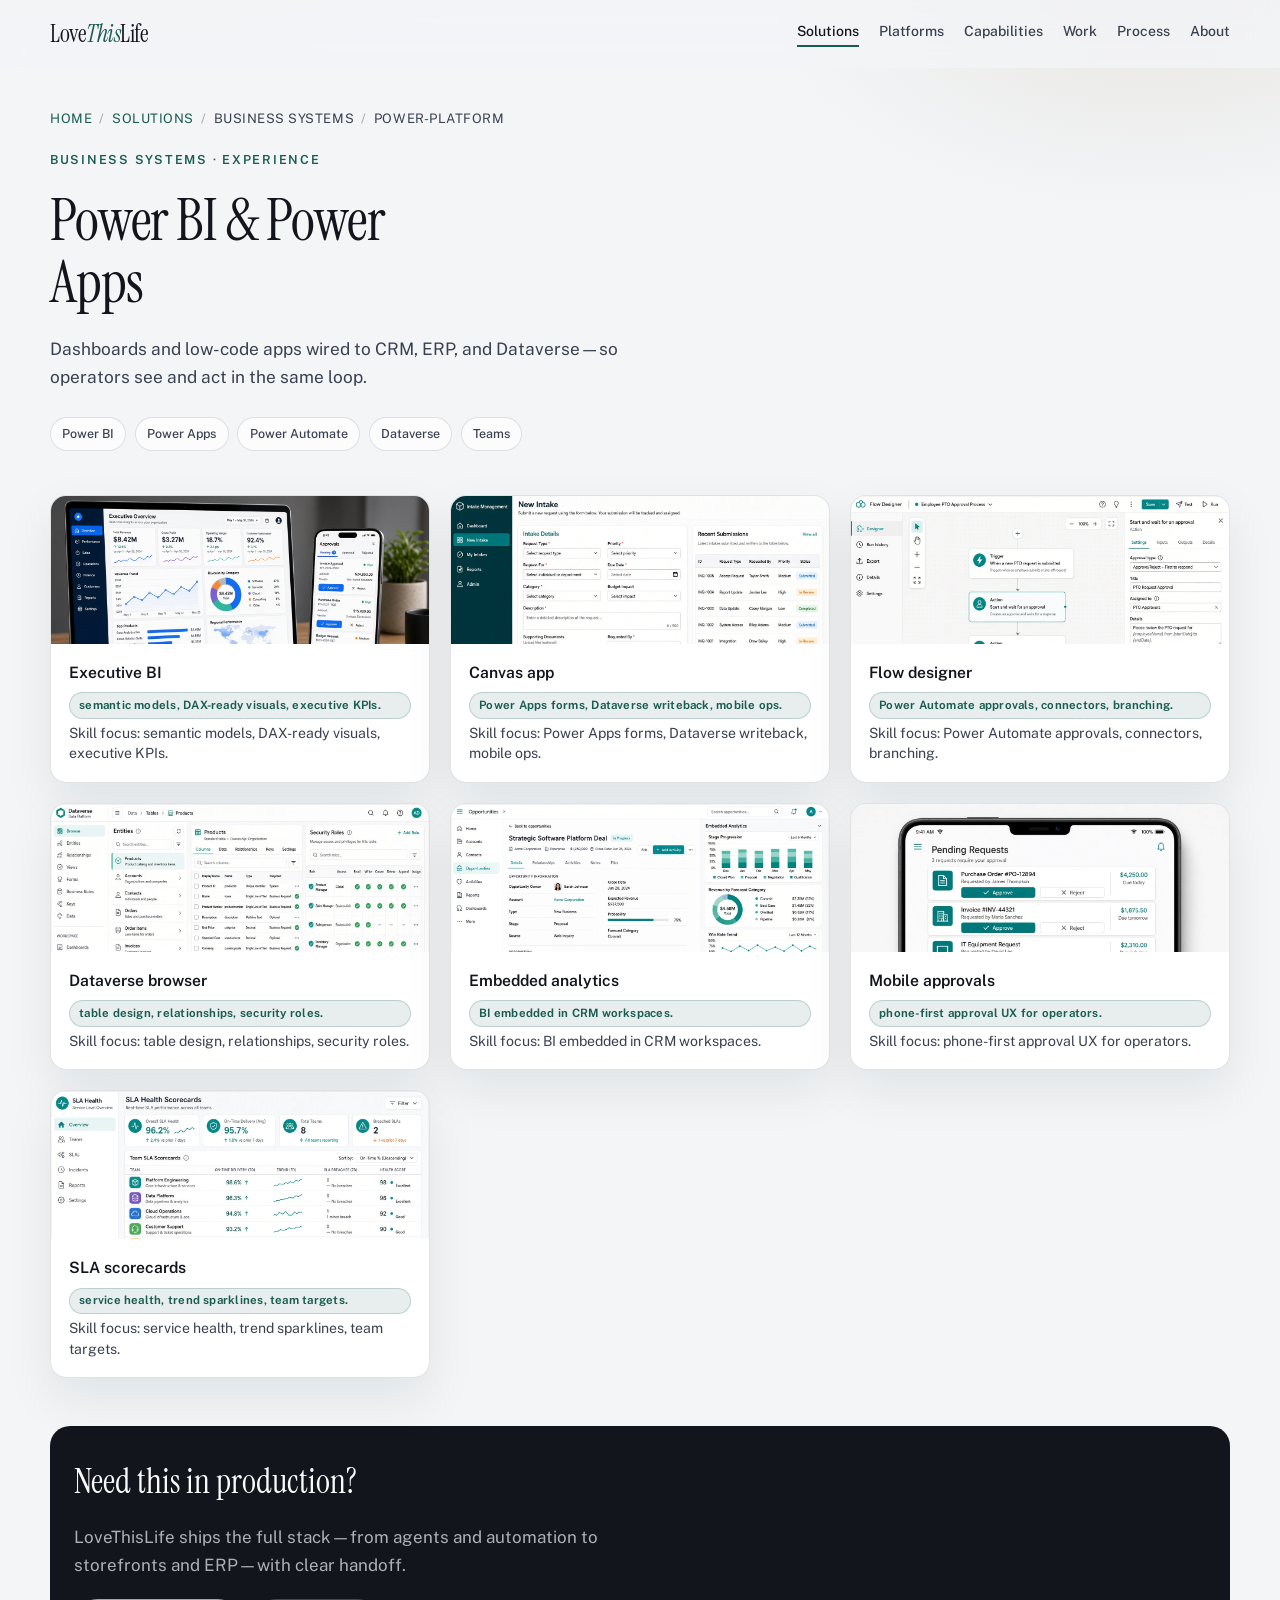
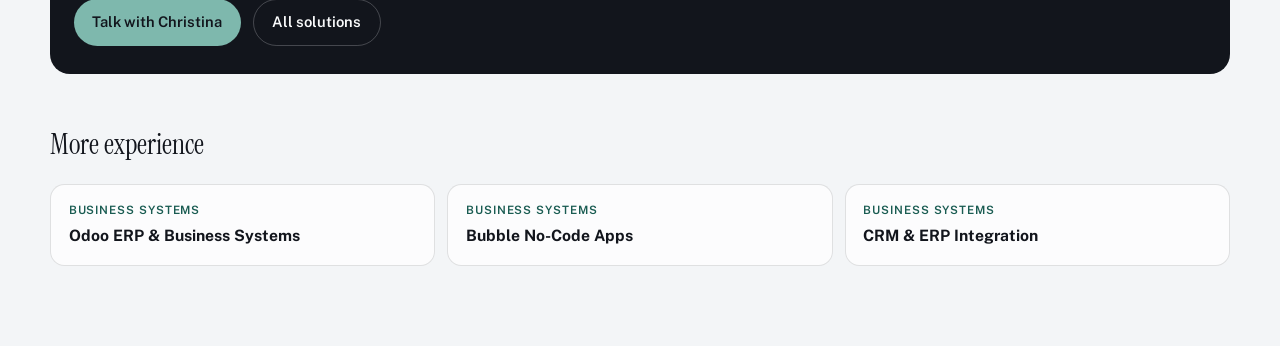
<file: systems/power-platform/index.html>
<!DOCTYPE html>
<html lang="en">
<head>
  <meta charset="UTF-8" />
  <meta name="viewport" content="width=device-width, initial-scale=1.0" />
  <title>Power BI & Power Apps — LoveThisLife Experience</title>
  <meta name="description" content="Dashboards and low-code apps wired to CRM, ERP, and Dataverse—so operators see and act in the same loop." />
  <link rel="preconnect" href="https://fonts.googleapis.com" />
  <link rel="preconnect" href="https://fonts.gstatic.com" crossorigin />
  <link href="https://fonts.googleapis.com/css2?family=Instrument+Serif:ital@0;1&family=Public+Sans:ital,wght@0,300;0,400;0,500;0,600;0,700;1,400&display=swap" rel="stylesheet" />
  <link rel="icon" href="../../assets/favicon.svg?v=2" type="image/svg+xml" />
  <link rel="stylesheet" href="../../styles.css" />
  <link rel="stylesheet" href="../../experience.css" />
</head>
<body class="xp-body">
  <a class="skip-link" href="#main">Skip to content</a>
  <header class="site-header xp-header" id="top">
    <div class="header-inner">
      <a class="logo" href="../../" aria-label="LoveThisLife home">
        <span class="logo-word">Love<span>This</span>Life</span>
      </a>
      <nav class="nav" aria-label="Primary">
        <a href="../../solutions/" class="is-active">Solutions</a>
        <a href="../../platforms/">Platforms</a>
        <a href="../../capabilities/">Capabilities</a>
        <a href="../../work/">Work</a>
        <a href="../../process/">Process</a>
        <a href="../../about/">About</a>
      </nav>
      <button class="nav-toggle" type="button" aria-expanded="false" aria-controls="mobile-nav" aria-label="Open menu">
        <span></span><span></span>
      </button>
    </div>
    <nav class="mobile-nav" id="mobile-nav" hidden>
      <a href="../../solutions/" class="is-active">Solutions</a>
      <a href="../../platforms/">Platforms</a>
      <a href="../../capabilities/">Capabilities</a>
      <a href="../../work/">Work</a>
      <a href="../../process/">Process</a>
      <a href="../../about/">About</a>
    </nav>
  </header>

  <main id="main" class="xp-main">
    <div class="container">
      <header class="xp-hero">
        <nav class="xp-crumb" aria-label="Breadcrumb">
          <a href="../../">Home</a>
          <span class="xp-crumb__sep">/</span>
          <a href="../../solutions/">Solutions</a>
          <span class="xp-crumb__sep">/</span>
          <span>Business Systems</span>
          <span class="xp-crumb__sep">/</span>
          <span>power-platform</span>
        </nav>
        <p class="xp-kicker">Business Systems · Experience</p>
        <h1 class="xp-title">Power BI & Power Apps</h1>
        <p class="xp-lede">Dashboards and low-code apps wired to CRM, ERP, and Dataverse—so operators see and act in the same loop.</p>
        <div class="xp-meta">
          <span>Power BI</span>
          <span>Power Apps</span>
          <span>Power Automate</span>
          <span>Dataverse</span>
          <span>Teams</span>
        </div>
      </header>

      <section class="xp-gallery" aria-label="Product samples">
          <figure class="xp-gallery__item">
            <img src="../../assets/samples/power-platform/01.jpg" alt="Executive BI — Power BI & Power Apps" loading="lazy" width="1280" height="800" />
            <figcaption>
              <strong>Executive BI</strong>
              <em class="xp-skill">semantic models, DAX-ready visuals, executive KPIs.</em>
              <span>Skill focus: semantic models, DAX-ready visuals, executive KPIs.</span>
            </figcaption>
          </figure>
          <figure class="xp-gallery__item">
            <img src="../../assets/samples/power-platform/02.jpg" alt="Canvas app — Power BI & Power Apps" loading="lazy" width="1280" height="800" />
            <figcaption>
              <strong>Canvas app</strong>
              <em class="xp-skill">Power Apps forms, Dataverse writeback, mobile ops.</em>
              <span>Skill focus: Power Apps forms, Dataverse writeback, mobile ops.</span>
            </figcaption>
          </figure>
          <figure class="xp-gallery__item">
            <img src="../../assets/samples/power-platform/03.jpg" alt="Flow designer — Power BI & Power Apps" loading="lazy" width="1280" height="800" />
            <figcaption>
              <strong>Flow designer</strong>
              <em class="xp-skill">Power Automate approvals, connectors, branching.</em>
              <span>Skill focus: Power Automate approvals, connectors, branching.</span>
            </figcaption>
          </figure>
          <figure class="xp-gallery__item">
            <img src="../../assets/samples/power-platform/04.jpg" alt="Dataverse browser — Power BI & Power Apps" loading="lazy" width="1280" height="800" />
            <figcaption>
              <strong>Dataverse browser</strong>
              <em class="xp-skill">table design, relationships, security roles.</em>
              <span>Skill focus: table design, relationships, security roles.</span>
            </figcaption>
          </figure>
          <figure class="xp-gallery__item">
            <img src="../../assets/samples/power-platform/05.jpg" alt="Embedded analytics — Power BI & Power Apps" loading="lazy" width="1280" height="800" />
            <figcaption>
              <strong>Embedded analytics</strong>
              <em class="xp-skill">BI embedded in CRM workspaces.</em>
              <span>Skill focus: BI embedded in CRM workspaces.</span>
            </figcaption>
          </figure>
          <figure class="xp-gallery__item">
            <img src="../../assets/samples/power-platform/06.jpg" alt="Mobile approvals — Power BI & Power Apps" loading="lazy" width="1280" height="800" />
            <figcaption>
              <strong>Mobile approvals</strong>
              <em class="xp-skill">phone-first approval UX for operators.</em>
              <span>Skill focus: phone-first approval UX for operators.</span>
            </figcaption>
          </figure>
          <figure class="xp-gallery__item">
            <img src="../../assets/samples/power-platform/07.jpg" alt="SLA scorecards — Power BI & Power Apps" loading="lazy" width="1280" height="800" />
            <figcaption>
              <strong>SLA scorecards</strong>
              <em class="xp-skill">service health, trend sparklines, team targets.</em>
              <span>Skill focus: service health, trend sparklines, team targets.</span>
            </figcaption>
          </figure>
      </section>

      <aside class="xp-cta">
        <h2>Need this in production?</h2>
        <p>LoveThisLife ships the full stack—from agents and automation to storefronts and ERP—with clear handoff.</p>
        <div class="xp-cta__row">
          <a class="xp-btn xp-btn--primary" href="../../about/">Talk with Christina</a>
          <a class="xp-btn xp-btn--ghost" href="../../solutions/">All solutions</a>
        </div>
      </aside>

      <section class="xp-more">
        <h2>More experience</h2>
        <div class="xp-more__grid">
        <a class="xp-more__link" href="../../systems/odoo/">
          <small>Business Systems</small>
          <strong>Odoo ERP & Business Systems</strong>
        </a>
        <a class="xp-more__link" href="../../systems/bubble/">
          <small>Business Systems</small>
          <strong>Bubble No-Code Apps</strong>
        </a>
        <a class="xp-more__link" href="../../systems/crm-erp/">
          <small>Business Systems</small>
          <strong>CRM & ERP Integration</strong>
        </a>
        </div>
      </section>
    </div>
  </main>
  <script src="../../script.js"></script>
</body>
</html>
</file>
<file: styles.css>
/* LoveThisLife — cohesive AI & Automation portfolio */

:root {
  --ink: #12151c;
  --ink-soft: #3a4050;
  --mist: #e6ebf0;
  --paper: #f3f5f7;
  --white: #fafbfc;
  --teal: #1a5c52;
  --teal-light: #7eb8ad;
  --teal-glow: rgba(26, 92, 82, 0.15);
  --gold: #9a7b52;
  --line: rgba(18, 21, 28, 0.12);
  --shadow: 0 20px 50px rgba(18, 21, 28, 0.08);
  --shadow-lg: 0 32px 64px rgba(18, 21, 28, 0.12);
  --font-display: "Instrument Serif", Georgia, serif;
  --font-body: "Public Sans", system-ui, sans-serif;
  --max: 1180px;
  --header-h: 4.25rem;
  --ease: cubic-bezier(0.22, 1, 0.36, 1);
  --radius: 1rem;
  --radius-lg: 1.5rem;
}

*, *::before, *::after { box-sizing: border-box; }
html { scroll-behavior: smooth; overflow-x: hidden; }
body {
  margin: 0;
  overflow-x: hidden;
  font-family: var(--font-body);
  font-size: 1.0625rem;
  line-height: 1.65;
  color: var(--ink);
  background: var(--paper);
  -webkit-font-smoothing: antialiased;
}
img { max-width: 100%; display: block; }
a { color: inherit; text-decoration: none; }
a:hover { color: var(--teal); }
.skip-link {
  position: absolute; left: 1rem; top: -100%; z-index: 100;
  padding: 0.75rem 1rem; background: var(--ink); color: var(--white);
}
.skip-link:focus { top: 1rem; }
.container { width: min(100% - 2.5rem, var(--max)); margin-inline: auto; }

.progress {
  position: fixed; top: 0; left: 0; right: 0; height: 2px; z-index: 60;
}
.progress__fill {
  height: 100%;
  width: 0%;
  background: linear-gradient(90deg, var(--teal), #9a7b52);
}
.progress-radial {
  position: fixed;
  right: 1.1rem;
  bottom: 1.1rem;
  z-index: 55;
  width: 2.6rem;
  height: 2.6rem;
  opacity: 0.9;
  pointer-events: none;
}
.progress-radial svg { width: 100%; height: 100%; transform: rotate(-90deg); }
.progress-radial__track { fill: none; stroke: rgba(18,21,28,0.12); stroke-width: 2; }
.progress-radial__value {
  fill: none;
  stroke: var(--teal);
  stroke-width: 2;
  stroke-dasharray: 97.4;
  stroke-dashoffset: 97.4;
}

.site-header {
  position: fixed; inset: 0 0 auto; z-index: 50; height: var(--header-h);
  background: rgba(243, 245, 247, 0.82);
  backdrop-filter: blur(12px);
  border-bottom: 1px solid transparent;
  transition: border-color 0.3s ease, background 0.3s ease, transform 0.6s var(--ease), opacity 0.6s ease;
  transform: translateY(-100%);
  opacity: 0;
}
body.is-loaded .site-header {
  transform: none;
  opacity: 1;
}
.site-header.is-scrolled {
  border-bottom-color: var(--line);
  background: rgba(243, 245, 247, 0.94);
}
.header-inner {
  width: min(100% - 2.5rem, var(--max));
  margin-inline: auto;
  height: 100%;
  display: flex;
  align-items: center;
  justify-content: space-between;
  gap: 1rem;
}
.logo-word {
  font-family: var(--font-display);
  font-size: 1.5rem;
  letter-spacing: -0.02em;
  color: var(--ink);
}
.logo-word span { font-style: italic; color: var(--teal); }
.logo-word--footer { color: var(--white); font-size: 1.25rem; }
.logo-word--footer span { color: #7eb8ad; }

.nav { display: none; gap: 1.25rem; }
.nav a {
  position: relative;
  font-size: 0.875rem;
  font-weight: 500;
  color: var(--ink-soft);
  padding-bottom: 0.2rem;
}
.nav a::after {
  content: "";
  position: absolute;
  left: 0;
  bottom: 0;
  width: 100%;
  height: 1.5px;
  background: var(--teal);
  transform: scaleX(0);
  transform-origin: right;
  transition: transform 0.35s var(--ease);
}
.nav a:hover::after,
.nav a.is-active::after {
  transform: scaleX(1);
  transform-origin: left;
}
.nav a:hover, .nav a.is-active { color: var(--ink); }
.nav-toggle {
  width: 2.5rem; height: 2.5rem; border: 0; background: transparent;
  display: flex; flex-direction: column; justify-content: center; gap: 6px; cursor: pointer;
}
.nav-toggle span {
  display: block; width: 1.3rem; height: 1.5px; margin-inline: auto; background: var(--ink);
  transition: transform 0.25s ease;
}
.nav-toggle[aria-expanded="true"] span:first-child { transform: translateY(3.75px) rotate(45deg); }
.nav-toggle[aria-expanded="true"] span:last-child { transform: translateY(-3.75px) rotate(-45deg); }
.mobile-nav {
  display: flex; flex-direction: column;
  padding: 0.5rem 1.25rem 1.25rem;
  background: var(--paper);
  border-bottom: 1px solid var(--line);
}
.mobile-nav[hidden] { display: none; }
.mobile-nav a {
  padding: 0.85rem 0.2rem;
  font-weight: 500;
  border-bottom: 1px solid var(--line);
}
@media (min-width: 960px) {
  .nav { display: flex; }
  .nav-toggle, .mobile-nav { display: none !important; }
}

body.is-loaded .hero-anim {
  opacity: 1;
  transform: none;
}
body.is-loaded .hero-brand__word {
  opacity: 1;
  transform: none;
}
body.is-loaded .hero-portrait {
  opacity: 1;
  transform: none;
}

/* Hero — full-page animation */
.hero {
  position: relative;
  min-height: 100svh;
  display: flex;
  align-items: center;
  padding: calc(var(--header-h) + 2rem) 0 5.5rem;
  overflow: hidden;
  background:
    radial-gradient(ellipse 80% 60% at 70% 20%, rgba(126, 184, 173, 0.18), transparent 55%),
    radial-gradient(ellipse 60% 50% at 10% 80%, rgba(154, 123, 82, 0.1), transparent 50%),
    linear-gradient(160deg, #e2eaf0 0%, #f6f8fa 38%, #e8f2ee 72%, #dfe8e4 100%);
}
.hero::after {
  content: "";
  position: absolute;
  inset: 0;
  background: url("data:image/svg+xml,%3Csvg viewBox='0 0 256 256' xmlns='http://www.w3.org/2000/svg'%3E%3Cfilter id='n'%3E%3CfeTurbulence type='fractalNoise' baseFrequency='0.85' numOctaves='4' stitchTiles='stitch'/%3E%3C/filter%3E%3Crect width='100%25' height='100%25' filter='url(%23n)' opacity='0.04'/%3E%3C/svg%3E");
  opacity: 0.5;
  pointer-events: none;
  z-index: 0;
}
.hero-canvas {
  position: absolute;
  inset: 0;
  width: 100%;
  height: 100%;
  z-index: 1;
  opacity: 0.45;
  pointer-events: none;
}
.hero-bg {
  position: absolute;
  inset: 0;
  z-index: 0;
  pointer-events: none;
  overflow: hidden;
}
.hero-aurora {
  position: absolute;
  inset: -30%;
  background:
    conic-gradient(from 200deg at 30% 40%, rgba(26, 92, 82, 0.12), transparent 35%, rgba(154, 123, 82, 0.08), transparent 65%, rgba(126, 184, 173, 0.1));
  animation: aurora-spin 28s linear infinite;
  filter: blur(60px);
}
.hero-spotlight {
  position: absolute;
  width: min(55vw, 520px);
  height: min(70vh, 640px);
  top: 10%;
  right: 5%;
  background: radial-gradient(ellipse at center, rgba(255, 255, 255, 0.5), transparent 68%);
  animation: spotlight-pulse 8s ease-in-out infinite alternate;
}
.hero-mesh {
  position: absolute;
  inset: -20%;
  background:
    radial-gradient(circle at 15% 25%, rgba(26, 92, 82, 0.16), transparent 42%),
    radial-gradient(circle at 85% 20%, rgba(154, 123, 82, 0.12), transparent 38%),
    radial-gradient(circle at 55% 75%, rgba(26, 92, 82, 0.1), transparent 45%);
  animation: drift 18s ease-in-out infinite alternate;
}
.hero-grid {
  position: absolute;
  inset: 0;
  background-image:
    linear-gradient(rgba(18, 21, 28, 0.03) 1px, transparent 1px),
    linear-gradient(90deg, rgba(18, 21, 28, 0.03) 1px, transparent 1px);
  background-size: 72px 72px;
  mask-image: radial-gradient(ellipse 100% 85% at 50% 45%, black, transparent 88%);
  animation: grid-drift 30s linear infinite;
}
.hero-orb {
  position: absolute;
  border-radius: 50%;
  filter: blur(90px);
}
.hero-orb--a {
  width: min(50vw, 480px);
  height: min(50vw, 480px);
  top: -12%;
  left: 0;
  background: rgba(26, 92, 82, 0.22);
  animation: float 14s ease-in-out infinite alternate;
}
.hero-orb--b {
  width: min(42vw, 400px);
  height: min(42vw, 400px);
  bottom: 0;
  right: 5%;
  background: rgba(126, 184, 173, 0.2);
  animation: float 16s ease-in-out infinite alternate-reverse;
}
.hero-orb--c {
  width: min(32vw, 300px);
  height: min(32vw, 300px);
  top: 35%;
  left: 40%;
  background: rgba(154, 123, 82, 0.12);
  animation: float 12s ease-in-out infinite alternate;
}
.hero-layout {
  position: relative;
  z-index: 2;
  width: min(100% - 2.5rem, var(--max));
  margin-inline: auto;
  display: grid;
  gap: 2rem;
  align-items: center;
}
@media (min-width: 900px) {
  .hero-layout {
    grid-template-columns: 1.05fr 0.95fr;
    gap: 2.5rem;
    min-height: calc(100svh - var(--header-h) - 7rem);
  }
}
.hero-copy { position: relative; z-index: 2; }
.hero-anim {
  opacity: 0;
  transform: translateY(1.5rem);
  transition: opacity 0.9s var(--ease), transform 0.9s var(--ease);
  transition-delay: calc(var(--d, 0) * 100ms + 250ms);
}
.hero-location {
  margin: 0 0 1.1rem;
  display: inline-flex;
  align-items: center;
  gap: 0.55rem;
  padding: 0.45rem 0.9rem 0.45rem 0.7rem;
  font-size: 0.68rem;
  font-weight: 600;
  letter-spacing: 0.14em;
  text-transform: uppercase;
  color: var(--teal);
  background: rgba(255, 255, 255, 0.65);
  border: 1px solid rgba(26, 92, 82, 0.12);
  border-radius: 999px;
  backdrop-filter: blur(10px);
  box-shadow: 0 4px 20px rgba(18, 21, 28, 0.05);
}
.hero-location__dot {
  width: 7px;
  height: 7px;
  border-radius: 50%;
  background: var(--teal);
  animation: pulse-dot 2.2s ease infinite;
}
.hero-brand {
  margin: 0;
  font-family: var(--font-display);
  font-size: clamp(3.5rem, 11vw, 6.5rem);
  font-weight: 400;
  line-height: 0.9;
  letter-spacing: -0.03em;
  display: flex;
  flex-wrap: wrap;
  gap: 0.06em;
  color: var(--ink);
}
.hero-brand__word {
  display: inline-block;
  opacity: 0;
  transform: translateY(100%);
  transition: opacity 0.85s var(--ease), transform 0.85s var(--ease);
  transition-delay: calc(var(--d, 1) * 100ms + 380ms);
}
.hero-brand__word:nth-child(2) { transition-delay: calc(var(--d, 1) * 100ms + 500ms); }
.hero-brand__word:nth-child(3) { transition-delay: calc(var(--d, 1) * 100ms + 620ms); }
.hero-brand__word--accent {
  font-style: italic;
  background: linear-gradient(135deg, #1a5c52 0%, #3a9a88 40%, #1a5c52 80%);
  background-size: 200% auto;
  -webkit-background-clip: text;
  background-clip: text;
  -webkit-text-fill-color: transparent;
  animation: text-shine 6s linear infinite;
}
.hero-name {
  margin: 1rem 0 0;
  font-size: 1.2rem;
  font-weight: 500;
  letter-spacing: 0.02em;
  color: var(--ink-soft);
}
.hero-name::before {
  content: "—";
  margin-right: 0.5rem;
  color: var(--teal-light);
}
.hero-lede {
  margin: 1.35rem 0 0;
  max-width: 36rem;
  font-size: 1.08rem;
  line-height: 1.7;
  color: var(--ink-soft);
}
.hero-cycle-wrap {
  margin: 1.25rem 0 0;
  display: flex;
  flex-wrap: wrap;
  align-items: baseline;
  gap: 0.55rem;
  padding: 0.65rem 0;
  border-top: 1px solid rgba(18, 21, 28, 0.08);
  border-bottom: 1px solid rgba(18, 21, 28, 0.08);
}
.hero-cycle-label {
  font-weight: 600;
  letter-spacing: 0.08em;
  text-transform: uppercase;
  font-size: 0.68rem;
  color: var(--ink-soft);
}
.hero-cycle {
  font-family: var(--font-display);
  font-size: 1.45rem;
  font-style: italic;
  color: var(--teal);
  min-width: 12ch;
  transition: opacity 0.35s ease, transform 0.35s ease;
}
.hero-cycle.is-changing { opacity: 0; transform: translateY(0.35rem); }
.hero-chips {
  display: flex;
  flex-wrap: wrap;
  gap: 0.45rem;
  margin: 1.25rem 0 0;
  padding: 0;
  list-style: none;
}
.hero-chips li {
  padding: 0.4rem 0.8rem;
  font-size: 0.67rem;
  font-weight: 600;
  letter-spacing: 0.06em;
  text-transform: uppercase;
  color: var(--teal);
  background: rgba(255, 255, 255, 0.75);
  border: 1px solid rgba(26, 92, 82, 0.14);
  border-radius: 999px;
  backdrop-filter: blur(8px);
  transition: transform 0.3s var(--ease), box-shadow 0.3s ease, border-color 0.3s ease;
}
.hero-chips li:hover {
  transform: translateY(-2px);
  border-color: rgba(26, 92, 82, 0.3);
  box-shadow: 0 8px 24px rgba(18, 21, 28, 0.08);
}
.hero-stats {
  display: flex;
  gap: 2rem;
  margin-top: 1.75rem;
  padding-top: 0.25rem;
}
.hero-stats div {
  display: flex;
  flex-direction: column;
  gap: 0.15rem;
}
.hero-stats strong {
  font-family: var(--font-display);
  font-size: 1.85rem;
  font-weight: 400;
  line-height: 1;
  color: var(--teal);
}
.hero-stats span {
  font-size: 0.65rem;
  font-weight: 600;
  letter-spacing: 0.12em;
  text-transform: uppercase;
  color: var(--ink-soft);
}
.hero-portrait {
  margin: 0;
  justify-self: center;
  width: min(100%, 26rem);
  position: relative;
  opacity: 0;
  transform: translateY(1.2rem);
  transition: opacity 1s var(--ease) 0.45s, transform 1s var(--ease) 0.45s;
  background: transparent;
}
@media (min-width: 900px) {
  .hero-portrait { justify-self: end; width: min(100%, 30rem); align-self: end; }
}
.hero-portrait img {
  position: relative;
  z-index: 1;
  width: 100%;
  height: auto;
  object-fit: contain;
  object-position: center bottom;
  display: block;
  background: transparent;
  filter: drop-shadow(0 28px 48px rgba(18, 21, 28, 0.12));
}
@keyframes aurora-spin {
  to { transform: rotate(360deg); }
}
@keyframes spotlight-pulse {
  0%, 100% { opacity: 0.7; transform: scale(1); }
  50% { opacity: 1; transform: scale(1.04); }
}
@keyframes grid-drift {
  to { transform: translate(36px, 36px); }
}
@keyframes pulse-dot {
  0% { box-shadow: 0 0 0 0 rgba(26, 92, 82, 0.45); }
  70% { box-shadow: 0 0 0 8px rgba(26, 92, 82, 0); }
  100% { box-shadow: 0 0 0 0 rgba(26, 92, 82, 0); }
}
@keyframes text-shine { to { background-position: 200% center; } }

.hero-ticker {
  position: absolute;
  left: 0;
  right: 0;
  bottom: 0;
  z-index: 3;
  padding: 0.85rem 0;
  border-top: 1px solid rgba(18, 21, 28, 0.08);
  background: rgba(250, 251, 252, 0.55);
  backdrop-filter: blur(10px);
  overflow: hidden;
  mask-image: linear-gradient(90deg, transparent, black 6%, black 94%, transparent);
}
.hero-ticker__track {
  display: flex;
  gap: 2rem;
  width: max-content;
  animation: marquee 28s linear infinite;
  padding-left: 2rem;
}
.hero-ticker__track span {
  flex-shrink: 0;
  font-size: 0.72rem;
  font-weight: 600;
  letter-spacing: 0.12em;
  text-transform: uppercase;
  color: var(--ink-soft);
  white-space: nowrap;
}
.hero-ticker__track span::before {
  content: "◆";
  margin-right: 0.65rem;
  color: var(--teal);
  font-size: 0.5rem;
  vertical-align: middle;
}

.hero-scroll {
  position: absolute;
  left: 50%;
  bottom: 1.4rem;
  transform: translateX(-50%);
  display: flex;
  flex-direction: column;
  align-items: center;
  gap: 0.55rem;
  font-size: 0.68rem;
  font-weight: 600;
  letter-spacing: 0.16em;
  text-transform: uppercase;
  color: var(--ink-soft);
  z-index: 4;
  opacity: 0;
  animation: fade-in 0.8s ease 1.4s forwards;
}
.hero-scroll__line {
  width: 1px;
  height: 2.8rem;
  background: linear-gradient(to bottom, var(--teal), transparent);
  transform-origin: top;
  animation: scroll-line 2s ease-in-out infinite;
}

/* Sections */
.section { padding: 6rem 0; }
.eyebrow {
  margin: 0 0 0.75rem;
  font-size: 0.75rem;
  font-weight: 700;
  letter-spacing: 0.16em;
  text-transform: uppercase;
  color: var(--teal);
}
.section-title {
  margin: 0;
  font-family: var(--font-display);
  font-size: clamp(2.1rem, 4.5vw, 3.2rem);
  font-weight: 400;
  line-height: 1.12;
  letter-spacing: -0.02em;
}
.section-lede { margin: 1rem 0 0; max-width: 36rem; color: var(--ink-soft); }

/* Part structure & dividers */
.part-block { position: relative; }
.part-block::before {
  content: attr(data-part);
  position: absolute;
  top: 2rem;
  right: max(1.25rem, calc((100% - var(--max)) / 2));
  font-family: var(--font-display);
  font-size: clamp(4rem, 12vw, 8rem);
  line-height: 1;
  letter-spacing: -0.04em;
  text-transform: capitalize;
  color: rgba(18, 21, 28, 0.04);
  pointer-events: none;
  user-select: none;
  z-index: 0;
}
.process.part-block::before { color: rgba(255, 255, 255, 0.04); }
.platforms.part-block::before { color: rgba(255, 255, 255, 0.05); top: 1rem; }
.part-divider {
  display: grid;
  grid-template-columns: auto 1fr auto;
  align-items: center;
  gap: 1.25rem;
  padding: 0  max(1.25rem, calc((100% - var(--max)) / 2));
  height: 4.5rem;
  background: var(--white);
  border-block: 1px solid var(--line);
}
.part-divider--dark { background: linear-gradient(180deg, #eef2f5, #e8eeeb); }
.part-divider--ink { background: var(--ink); border-color: rgba(255,255,255,0.08); }
.part-divider--ink .part-divider__num,
.part-divider--ink .part-divider__label { color: #7eb8ad; }
.part-divider--ink .part-divider__line { background: linear-gradient(90deg, rgba(126,184,173,0.5), transparent); }
.part-divider__num {
  font-family: var(--font-display);
  font-size: 1.1rem;
  color: var(--teal);
  min-width: 2ch;
}
.part-divider.is-visible .part-divider__line {
  animation: line-grow 1.4s var(--ease) both;
}
.part-divider__label {
  font-size: 0.72rem;
  font-weight: 700;
  letter-spacing: 0.14em;
  text-transform: uppercase;
  color: var(--ink-soft);
  white-space: nowrap;
}
@keyframes line-grow {
  from { transform: scaleX(0); opacity: 0; }
  to { transform: scaleX(1); opacity: 1; }
}
@keyframes beam-sway {
  from { transform: rotate(-4deg) translateY(0); }
  to { transform: rotate(4deg) translateY(2%); }
}
@keyframes pulse-aura {
  from { opacity: 0.6; transform: scale(0.96); }
  to { opacity: 1; transform: scale(1.04); }
}
@keyframes ring-spin {
  to { transform: rotate(360deg); }
}

.intro {
  background: linear-gradient(180deg, var(--white) 0%, var(--paper) 100%);
  border-block: 1px solid var(--line);
  padding-top: 4rem;
  position: relative;
  overflow: hidden;
}
.intro::after {
  content: "";
  position: absolute;
  top: -30%;
  right: -10%;
  width: min(50vw, 420px);
  height: min(50vw, 420px);
  background: radial-gradient(circle, var(--teal-glow), transparent 70%);
  pointer-events: none;
}
.intro-grid { display: grid; gap: 1.5rem; position: relative; z-index: 1; }
@media (min-width: 800px) {
  .intro-grid { grid-template-columns: 1.15fr 0.85fr; gap: 3.5rem; align-items: end; }
}
.intro-manifesto {
  display: grid;
  gap: 1rem;
  margin-top: 3rem;
  position: relative;
  z-index: 1;
}
@media (min-width: 700px) { .intro-manifesto { grid-template-columns: repeat(3, 1fr); } }
.manifesto-card {
  padding: 1.5rem 1.35rem;
  background: var(--white);
  border: 1px solid var(--line);
  border-radius: var(--radius);
  transition: transform 0.4s var(--ease), box-shadow 0.4s var(--ease), border-color 0.4s ease;
}
.manifesto-card:hover {
  transform: translateY(-5px);
  box-shadow: var(--shadow-lg);
  border-color: rgba(26, 92, 82, 0.25);
}
.manifesto-card__num {
  font-family: var(--font-display);
  font-size: 1.25rem;
  color: var(--teal-light);
}
.manifesto-card h3 {
  margin: 0.6rem 0 0.5rem;
  font-family: var(--font-display);
  font-size: 1.25rem;
  font-weight: 400;
}
.manifesto-card p {
  margin: 0;
  font-size: 0.92rem;
  color: var(--ink-soft);
  line-height: 1.6;
}
.intro-sub {
  margin: 0.35rem 0 0;
  font-family: var(--font-display);
  font-size: clamp(1.5rem, 3vw, 2.1rem);
  font-style: italic;
  color: var(--teal);
}

/* Solutions — auto-flow fashion cards */
.solutions {
  background: var(--ink);
  color: var(--white);
  border-block: 1px solid rgba(255, 255, 255, 0.06);
}
.solutions .eyebrow { color: #7eb8ad; }
.solutions .section-title { color: var(--white); }
.solutions .section-lede { color: rgba(250, 251, 252, 0.62); }
.solutions-intro {
  max-width: 40rem;
  margin-bottom: 2.75rem;
}
.solutions-intro .section-lede { margin-top: 0.75rem; }
.solutions-flow {
  display: grid;
  grid-template-columns: repeat(auto-fill, minmax(min(100%, 260px), 1fr));
  grid-auto-flow: dense;
  gap: 1.15rem;
}
@media (min-width: 768px) {
  .solutions-flow {
    grid-template-columns: repeat(auto-fill, minmax(280px, 1fr));
    gap: 1.35rem;
  }
}
.solution-card {
  position: relative;
  min-height: 240px;
  border-radius: var(--radius-lg);
  overflow: hidden;
  border: 1px solid rgba(255, 255, 255, 0.08);
  background: #1a1f28;
  transition: transform 0.45s var(--ease), border-color 0.35s ease, box-shadow 0.45s var(--ease);
}
@media (min-width: 768px) {
  .solution-card--wide { grid-column: span 2; min-height: 240px; }
}
.solution-card:hover {
  transform: translateY(-6px);
  border-color: rgba(126, 184, 173, 0.35);
  box-shadow: 0 28px 56px rgba(0, 0, 0, 0.35);
}
.solution-card__media {
  position: absolute;
  inset: 0;
  margin: 0;
}
.solution-card__media img {
  width: 100%;
  height: 100%;
  object-fit: cover;
  transition: transform 0.7s var(--ease), filter 0.5s ease;
}
.solution-card:hover .solution-card__media img {
  transform: scale(1.06);
  filter: brightness(0.85);
}
.solution-card__media::after {
  content: "";
  position: absolute;
  inset: 0;
  background: linear-gradient(180deg, rgba(12, 15, 20, 0.15) 0%, rgba(12, 15, 20, 0.55) 45%, rgba(12, 15, 20, 0.92) 100%);
  transition: opacity 0.4s ease;
}
.solution-card:hover .solution-card__media::after {
  background: linear-gradient(180deg, rgba(12, 15, 20, 0.25) 0%, rgba(12, 15, 20, 0.65) 50%, rgba(12, 15, 20, 0.96) 100%);
}
.solution-card__panel {
  position: absolute;
  inset: auto 0 0;
  z-index: 1;
  padding: 1.35rem 1.4rem 1.5rem;
  display: flex;
  flex-direction: column;
  gap: 0.35rem;
  transform: translateY(0.5rem);
  transition: transform 0.45s var(--ease);
}
.solution-card:hover .solution-card__panel { transform: translateY(0); }
.solution-card__num {
  font-family: var(--font-display);
  font-size: 1.1rem;
  color: rgba(126, 184, 173, 0.7);
  line-height: 1;
}
.solution-card__tag {
  align-self: flex-start;
  padding: 0.28rem 0.55rem;
  font-size: 0.58rem;
  font-weight: 700;
  letter-spacing: 0.1em;
  text-transform: uppercase;
  color: #b8ddd6;
  background: rgba(126, 184, 173, 0.15);
  border: 1px solid rgba(126, 184, 173, 0.25);
  border-radius: 999px;
  backdrop-filter: blur(6px);
}
.solution-card__panel h3 {
  margin: 0.15rem 0 0;
  font-family: var(--font-display);
  font-size: clamp(1.15rem, 2.2vw, 1.45rem);
  font-weight: 400;
  line-height: 1.2;
  color: var(--white);
}
.solution-card__panel p {
  margin: 0;
  font-size: 0.86rem;
  line-height: 1.55;
  color: rgba(250, 251, 252, 0.72);
  max-height: 0;
  opacity: 0;
  overflow: hidden;
  transition: max-height 0.45s var(--ease), opacity 0.35s ease, margin 0.35s ease;
}
.solution-card:hover .solution-card__panel p,
.solution-card:focus-within .solution-card__panel p {
  max-height: 5rem;
  opacity: 1;
  margin-top: 0.25rem;
}
.solution-card--wide .solution-card__panel p {
  max-height: none;
  opacity: 1;
  margin-top: 0.25rem;
}
.solutions-flow .solution-card.reveal {
  transition-delay: calc(var(--delay, 0) + 50ms);
}
.solutions.part-block::before { color: rgba(255, 255, 255, 0.03); }

/* Practice pillars */
.pillars { background: var(--white); border-block: 1px solid var(--line); }
.pillars-grid {
  display: grid;
  gap: 1.25rem;
  margin-top: 2.75rem;
}
@media (min-width: 700px) { .pillars-grid { grid-template-columns: 1fr 1fr; } }
@media (min-width: 1100px) { .pillars-grid { grid-template-columns: repeat(4, 1fr); } }
.pillar {
  padding: 1.75rem 1.5rem 1.6rem;
  background: var(--paper);
  border: 1px solid var(--line);
  border-radius: var(--radius);
  transition: transform 0.4s var(--ease), box-shadow 0.4s var(--ease), border-color 0.4s ease;
  position: relative;
  overflow: hidden;
}
.pillar__top {
  display: flex;
  align-items: center;
  justify-content: space-between;
  margin-bottom: 0.25rem;
}
.pillar__icon {
  font-size: 0.85rem;
  color: var(--teal-light);
  opacity: 0.7;
}
.pillar[data-pillar="ai"] { border-top: 3px solid #1a5c52; }
.pillar[data-pillar="eng"] { border-top: 3px solid #3a6ea8; }
.pillar[data-pillar="commerce"] { border-top: 3px solid #9a7b52; }
.pillar[data-pillar="systems"] { border-top: 3px solid #5c4a8a; }
.pillar::after {
  content: "";
  position: absolute;
  inset: 0;
  background: linear-gradient(135deg, rgba(26, 92, 82, 0.06), transparent 55%);
  opacity: 0;
  transition: opacity 0.4s ease;
  pointer-events: none;
}
.pillar:hover {
  transform: translateY(-6px);
  box-shadow: var(--shadow);
  border-color: rgba(26, 92, 82, 0.25);
}
.pillar:hover::after { opacity: 1; }
.pillar__num {
  font-family: var(--font-display);
  font-size: 1.35rem;
  color: var(--teal);
}
.pillar h3 {
  margin: 0.65rem 0 0.75rem;
  font-family: var(--font-display);
  font-size: 1.35rem;
  font-weight: 400;
  line-height: 1.2;
}
.pillar > p {
  margin: 0;
  font-size: 0.94rem;
  color: var(--ink-soft);
}
.pillar__tags {
  display: flex;
  flex-wrap: wrap;
  gap: 0.4rem;
  margin: 1.1rem 0 0;
  padding: 0;
  list-style: none;
}
.pillar__tags li {
  padding: 0.25rem 0.55rem;
  font-size: 0.72rem;
  font-weight: 500;
  color: var(--ink-soft);
  background: var(--white);
  border: 1px solid var(--line);
}

/* Platforms marquee */
.platforms {
  padding: 4rem 0 3.5rem;
  background: var(--ink);
  color: var(--white);
  overflow: hidden;
}
.platforms .eyebrow { color: #7eb8ad; }
.platforms .section-title { color: var(--white); }
.platforms-head { margin-bottom: 2rem; }
.platforms-wrap {
  overflow: hidden;
  mask-image: linear-gradient(90deg, transparent, black 8%, black 92%, transparent);
  margin-bottom: 0.75rem;
}
.platforms-marquee {
  display: flex;
  width: max-content;
  animation: marquee 42s linear infinite;
}
.platforms-track {
  display: flex;
  gap: 0.85rem;
  padding-right: 0.85rem;
}
.platforms-wrap--reverse { margin-bottom: 0; margin-top: 0.75rem; }
.platforms-marquee--reverse {
  animation-direction: reverse;
  animation-duration: 48s;
}
.platforms-track span {
  flex-shrink: 0;
  padding: 0.55rem 1.1rem;
  font-size: 0.82rem;
  font-weight: 600;
  letter-spacing: 0.04em;
  color: rgba(250, 251, 252, 0.88);
  background: rgba(255, 255, 255, 0.06);
  border: 1px solid rgba(255, 255, 255, 0.14);
  border-radius: 999px;
  white-space: nowrap;
  transition: background 0.3s ease, border-color 0.3s ease, transform 0.3s ease;
}
.platforms-track span:hover {
  background: rgba(126, 184, 173, 0.15);
  border-color: rgba(126, 184, 173, 0.35);
  transform: translateY(-2px);
}
@keyframes marquee {
  to { transform: translateX(-50%); }
}

/* Stats band */
.stats-band {
  padding: 3rem 0;
  background: linear-gradient(135deg, #1a5c52 0%, #123d38 100%);
  color: var(--white);
  position: relative;
  overflow: hidden;
}
.stats-band::before {
  content: "";
  position: absolute;
  inset: 0;
  background: radial-gradient(circle at 30% 50%, rgba(126, 184, 173, 0.14), transparent 55%);
  pointer-events: none;
}
.stats-grid {
  display: grid;
  grid-template-columns: repeat(2, 1fr);
  gap: 0.85rem;
  position: relative;
  z-index: 1;
}
@media (min-width: 768px) {
  .stats-grid { grid-template-columns: repeat(4, 1fr); gap: 1rem; }
}
.stat { min-width: 0; }
.stat__card {
  padding: 1.25rem 1rem;
  background: rgba(255, 255, 255, 0.07);
  border: 1px solid rgba(255, 255, 255, 0.14);
  border-radius: var(--radius);
  text-align: center;
  height: 100%;
  transition: background 0.3s ease, transform 0.3s var(--ease);
}
.stat__card:hover {
  background: rgba(255, 255, 255, 0.11);
  transform: translateY(-2px);
}
.stat__card--accent {
  background: rgba(126, 184, 173, 0.14);
  border-color: rgba(126, 184, 173, 0.35);
}
.stat__value {
  margin: 0;
  font-family: var(--font-display);
  font-size: clamp(2rem, 4vw, 2.75rem);
  line-height: 1;
  color: #d4ebe6;
}
.stat__label {
  margin: 0.45rem 0 0;
  font-size: 0.72rem;
  font-weight: 600;
  letter-spacing: 0.08em;
  text-transform: uppercase;
  color: rgba(250, 251, 252, 0.65);
  line-height: 1.4;
}

/* Skills — domain structure */
.skills { background: linear-gradient(180deg, #eef2f5, #e4ebe8); }
.skill-nav {
  display: flex;
  flex-wrap: wrap;
  gap: 0.5rem;
  margin-top: 2rem;
  padding: 0.35rem;
  background: var(--white);
  border: 1px solid var(--line);
  border-radius: 999px;
  width: fit-content;
  max-width: 100%;
}
.skill-nav__btn {
  border: 0;
  padding: 0.55rem 1.1rem;
  font-family: var(--font-body);
  font-size: 0.78rem;
  font-weight: 600;
  letter-spacing: 0.04em;
  text-transform: uppercase;
  color: var(--ink-soft);
  background: transparent;
  border-radius: 999px;
  cursor: pointer;
  transition: color 0.25s ease, background 0.25s ease, transform 0.25s ease;
}
.skill-nav__btn:hover { color: var(--ink); transform: translateY(-1px); }
.skill-nav__btn.is-active {
  color: var(--white);
  background: var(--teal);
}
@media (max-width: 699px) {
  .skill-nav { display: none; }
  .skills-domains { min-height: 0; }
  .skill-domain {
    display: block !important;
    margin-bottom: 2.75rem;
    padding-bottom: 2rem;
    border-bottom: 1px solid var(--line);
  }
  .skill-domain:last-child { border-bottom: 0; margin-bottom: 0; padding-bottom: 0; }
}
.skills-domains { margin-top: 2rem; position: relative; min-height: 12rem; }
.skill-domain {
  display: none;
  animation: domain-in 0.55s var(--ease) both;
}
.skill-domain.is-active { display: block; }
.skill-domain__head {
  display: flex;
  gap: 1.25rem;
  align-items: flex-start;
  margin-bottom: 1.75rem;
  padding: 1.35rem 1.25rem;
  background: linear-gradient(135deg, var(--white) 0%, rgba(230, 235, 240, 0.5) 100%);
  border: 1px solid var(--line);
  border-radius: var(--radius);
}
.skill-domain__badge {
  flex-shrink: 0;
  width: 2.75rem;
  height: 2.75rem;
  display: grid;
  place-items: center;
  font-family: var(--font-display);
  font-size: 1.2rem;
  color: var(--teal);
  background: var(--white);
  border: 1px solid rgba(26, 92, 82, 0.2);
  border-radius: 50%;
}
.skill-domain__head h3 {
  margin: 0 0 0.35rem;
  font-family: var(--font-display);
  font-size: clamp(1.5rem, 3vw, 2rem);
  font-weight: 400;
}
.skill-domain__head p { margin: 0; color: var(--ink-soft); font-size: 0.95rem; }
@keyframes domain-in {
  from { opacity: 0; transform: translateY(1rem); }
  to { opacity: 1; transform: none; }
}
.skills-grid {
  display: grid;
  gap: 1.25rem;
}
@media (min-width: 700px) { .skills-grid { grid-template-columns: 1fr 1fr; } }
@media (min-width: 1000px) { .skill-domain[data-domain="intelligence"] .skills-grid,
  .skill-domain[data-domain="systems"] .skills-grid { grid-template-columns: repeat(4, 1fr); } }
.skill-group {
  padding: 1.25rem 1.15rem 1.1rem;
  background: var(--white);
  border: 1px solid var(--line);
  border-top: 2px solid var(--teal);
  transition: transform 0.35s var(--ease), box-shadow 0.35s var(--ease);
}
.skill-group:hover {
  transform: translateY(-3px);
  box-shadow: 0 12px 30px rgba(18, 21, 28, 0.06);
}
.skill-group h4 { margin: 0 0 0.85rem; font-size: 1rem; font-weight: 700; }
.skill-group ul { margin: 0; padding: 0; list-style: none; }
.skill-group li {
  position: relative;
  padding: 0.45rem 0 0.45rem 1rem;
  border-bottom: 1px solid var(--line);
  font-size: 0.92rem;
  color: var(--ink-soft);
  transition: color 0.2s ease, padding-left 0.25s ease;
}
.skill-group li:hover { color: var(--ink); padding-left: 1.15rem; }
.skill-group li::before {
  content: "";
  position: absolute;
  left: 0; top: 0.9rem;
  width: 0.35rem; height: 0.35rem;
  background: var(--teal);
  opacity: 0.7;
  border-radius: 50%;
}

/* Projects / experience — compact fashion grid */
.work { background: var(--paper); }
.work-filter {
  display: flex;
  flex-wrap: wrap;
  gap: 0.4rem;
  margin-top: 1.75rem;
}
.work-filter--solutions {
  gap: 0.45rem;
}
.work-filter__btn {
  border: 1px solid var(--line);
  padding: 0.38rem 0.8rem;
  font-family: var(--font-body);
  font-size: 0.7rem;
  font-weight: 600;
  letter-spacing: 0.06em;
  text-transform: uppercase;
  color: var(--ink-soft);
  background: var(--white);
  border-radius: 999px;
  cursor: pointer;
  transition: color 0.25s ease, background 0.25s ease, border-color 0.25s ease;
}
.work-filter__btn:hover { color: var(--ink); border-color: rgba(26, 92, 82, 0.35); }
a.work-filter__btn {
  display: inline-flex;
  align-items: center;
  text-decoration: none;
}
a.work-filter__btn:hover { color: var(--ink); }
.work-filter__btn.is-active {
  color: var(--white);
  background: var(--teal);
  border-color: var(--teal);
}
.project.is-filtered-out { display: none; }
.xp-open {
  display: inline-flex;
  margin-top: 0.35rem;
  font-size: 0.86rem;
  font-weight: 600;
  color: var(--teal);
}
.xp-open:hover { color: var(--ink); }
.projects {
  margin-top: 2rem;
  display: grid;
  grid-template-columns: repeat(auto-fill, minmax(220px, 1fr));
  gap: 1rem;
}
@media (min-width: 900px) {
  .projects { grid-template-columns: repeat(3, 1fr); }
}
@media (min-width: 1200px) {
  .projects { grid-template-columns: repeat(4, 1fr); }
}
.project {
  display: flex;
  flex-direction: column;
  background: var(--white);
  border: 1px solid var(--line);
  border-radius: var(--radius);
  overflow: hidden;
  transition: transform 0.35s var(--ease), box-shadow 0.35s var(--ease);
}
.project:hover {
  transform: translateY(-4px);
  box-shadow: 0 16px 40px rgba(18, 21, 28, 0.08);
}
.project-media {
  margin: 0;
  position: relative;
  aspect-ratio: 16 / 9;
  height: 132px;
  max-height: 132px;
  overflow: hidden;
  min-height: 0;
  background: #e8eef1;
}
.project-media__num { display: none; }
.project-media::after {
  content: "";
  position: absolute;
  inset: 0;
  background: linear-gradient(180deg, transparent 50%, rgba(12, 15, 20, 0.5));
  pointer-events: none;
}
.project-media img {
  width: 100%;
  height: 100%;
  min-height: 0;
  object-fit: cover;
  object-position: center top;
  transform: scale(1.02);
  opacity: 1;
  transition: transform 0.6s var(--ease);
}
.project.is-visible .project-media img,
.project:hover .project-media img {
  transform: scale(1.02);
}
.work-result {
  position: absolute;
  left: 0.65rem;
  bottom: 0.65rem;
  z-index: 2;
  margin: 0;
  padding: 0.28rem 0.55rem;
  font-size: 0.65rem;
  font-weight: 700;
  letter-spacing: 0.05em;
  text-transform: uppercase;
  color: var(--white);
  background: rgba(18, 21, 28, 0.55);
  backdrop-filter: blur(6px);
  border-radius: 4px;
}
.project-body {
  padding: 0.8rem 0.85rem 0.95rem;
  display: flex;
  flex-direction: column;
  flex: 1;
  gap: 0.35rem;
}
.project-body h3 {
  font-size: 1.05rem;
  line-height: 1.25;
}
.project-body p {
  font-size: 0.84rem;
  line-height: 1.45;
}
#experience .xp-skill {
  font-size: 0.66rem;
  padding: 0.22rem 0.48rem;
  line-height: 1.3;
}
.project-body h3 {
  margin: 0.35rem 0 0.45rem;
  font-family: var(--font-display);
  font-size: 1.15rem;
  font-weight: 400;
  line-height: 1.25;
}
.project-body > p {
  margin: 0;
  color: var(--ink-soft);
  font-size: 0.82rem;
  line-height: 1.55;
  display: -webkit-box;
  -webkit-line-clamp: 2;
  -webkit-box-orient: vertical;
  overflow: hidden;
}
.work-meta {
  display: flex;
  flex-wrap: wrap;
  gap: 0.35rem;
  margin-bottom: 0;
}
.work-tag {
  font-size: 0.62rem;
  font-weight: 700;
  letter-spacing: 0.1em;
  text-transform: uppercase;
  color: var(--teal);
}
.work-meta .work-result { display: none; }
.work-stack {
  display: flex;
  flex-wrap: wrap;
  gap: 0.3rem;
  margin: 0.75rem 0 0;
  padding: 0.75rem 0 0;
  border-top: 1px solid var(--line);
  list-style: none;
}
.work-stack li {
  padding: 0.2rem 0.45rem;
  font-size: 0.65rem;
  font-weight: 500;
  color: var(--ink-soft);
  background: var(--paper);
  border-radius: 3px;
}

/* Process — editorial timeline */
.process {
  background: var(--ink);
  color: var(--white);
  border-block: 1px solid rgba(255, 255, 255, 0.06);
}
.process .eyebrow { color: #7eb8ad; }
.process .section-title { color: var(--white); }
.process .section-lede { color: rgba(250, 251, 252, 0.65); }
.process-timeline {
  list-style: none;
  margin: 3rem 0 0;
  padding: 0;
  display: grid;
  gap: 0;
  position: relative;
}
.process-timeline::before {
  content: "";
  position: absolute;
  left: 1.65rem;
  top: 0.5rem;
  bottom: 0.5rem;
  width: 1px;
  background: linear-gradient(180deg, transparent, rgba(126, 184, 173, 0.45), transparent);
}
@media (min-width: 800px) {
  .process-timeline::before { left: 2.4rem; }
}
.process-item {
  display: grid;
  grid-template-columns: 3.5rem 1fr;
  gap: 1.25rem;
  padding: 1.5rem 0;
  position: relative;
}
@media (min-width: 800px) {
  .process-item {
    grid-template-columns: 5rem 1fr;
    gap: 2rem;
    padding: 2rem 0;
  }
}
.process-item__num {
  font-family: var(--font-display);
  font-size: clamp(2rem, 4vw, 2.75rem);
  line-height: 1;
  color: rgba(126, 184, 173, 0.35);
  text-align: right;
  padding-top: 0.35rem;
  transition: color 0.35s ease;
}
.process-item:hover .process-item__num { color: #7eb8ad; }
.process-item__card {
  padding: 1.35rem 1.5rem;
  background: rgba(255, 255, 255, 0.04);
  border: 1px solid rgba(255, 255, 255, 0.08);
  border-radius: var(--radius-lg);
  backdrop-filter: blur(8px);
  transition: transform 0.35s var(--ease), border-color 0.35s ease, background 0.35s ease;
}
.process-item:hover .process-item__card {
  transform: translateX(6px);
  border-color: rgba(126, 184, 173, 0.3);
  background: rgba(255, 255, 255, 0.06);
}
.process-item__label {
  margin: 0 0 0.35rem;
  font-size: 0.68rem;
  font-weight: 600;
  letter-spacing: 0.14em;
  text-transform: uppercase;
  color: #7eb8ad;
}
.process-item__card h3 {
  margin: 0 0 0.5rem;
  font-family: var(--font-display);
  font-size: clamp(1.35rem, 2.5vw, 1.65rem);
  font-weight: 400;
}
.process-item__card p {
  margin: 0;
  font-size: 0.92rem;
  line-height: 1.6;
  color: rgba(250, 251, 252, 0.72);
}

/* Kinetic words */
.kinetic .word {
  display: inline-block;
  margin-right: 0.28em;
  opacity: 0;
  transform: translateY(0.7em);
  transition: opacity 0.55s var(--ease), transform 0.55s var(--ease);
  transition-delay: calc(var(--i, 0) * 55ms);
}
.kinetic.is-inview .word {
  opacity: 1;
  transform: none;
}

/* About */
.about { background: var(--paper); padding-bottom: 7rem; }
.about-grid { display: grid; gap: 2.5rem; }
@media (min-width: 800px) {
  .about-grid { grid-template-columns: 0.85fr 1.15fr; gap: 3.5rem; align-items: start; }
}
.about-portrait { margin: 0; position: sticky; top: calc(var(--header-h) + 1.25rem); background: transparent; }
.about-portrait img {
  width: 100%;
  height: auto;
  aspect-ratio: auto;
  object-fit: contain;
  object-position: center bottom;
  display: block;
  background: transparent;
  filter: drop-shadow(0 18px 36px rgba(18, 21, 28, 0.16));
}
.about-role { margin: 0.5rem 0 1.15rem; font-weight: 600; color: var(--teal); }
.about-copy p:not(.eyebrow):not(.about-role) { margin: 0 0 1rem; color: var(--ink-soft); }
.about-aside {
  margin-top: 1.75rem;
  padding: 1.5rem;
  background: var(--white);
  border: 1px solid var(--line);
  box-shadow: var(--shadow);
}
.about-aside dl { margin: 0; }
.about-aside dl > div + div {
  margin-top: 1.15rem;
  padding-top: 1.15rem;
  border-top: 1px solid var(--line);
}
.about-aside dt {
  margin: 0 0 0.3rem;
  font-size: 0.7rem;
  font-weight: 700;
  letter-spacing: 0.12em;
  text-transform: uppercase;
  color: var(--teal);
}
.about-aside dd { margin: 0; color: var(--ink-soft); }

.about-quote {
  margin: 0 0 1.5rem;
  padding: 1.25rem 0 1.25rem 1.25rem;
  border-left: 3px solid var(--teal);
  background: linear-gradient(90deg, var(--teal-glow), transparent);
}
.about-quote p {
  margin: 0;
  font-family: var(--font-display);
  font-size: clamp(1.2rem, 2.5vw, 1.5rem);
  font-style: italic;
  line-height: 1.45;
  color: var(--ink);
}
.about-values {
  display: grid;
  grid-template-columns: repeat(3, 1fr);
  gap: 0.75rem;
  margin-bottom: 1.75rem;
}
.about-values div {
  padding: 0.85rem 0.75rem;
  background: var(--white);
  border: 1px solid var(--line);
  border-radius: var(--radius);
  text-align: center;
}
.about-values strong {
  display: block;
  font-size: 0.78rem;
  font-weight: 700;
  letter-spacing: 0.06em;
  text-transform: uppercase;
  color: var(--teal);
  margin-bottom: 0.25rem;
}
.about-values span {
  font-size: 0.72rem;
  color: var(--ink-soft);
}
@media (max-width: 500px) {
  .about-values { grid-template-columns: 1fr; }
}

.site-footer {
  background: var(--ink);
  color: rgba(250, 251, 252, 0.65);
  font-size: 0.875rem;
}
.footer-main {
  display: grid;
  gap: 2.5rem;
  padding: 3.5rem 0 2.5rem;
}
@media (min-width: 700px) {
  .footer-main {
    grid-template-columns: 1.4fr 1fr 1fr;
    gap: 2rem 2.5rem;
  }
}
@media (min-width: 1024px) {
  .footer-main {
    grid-template-columns: 1.5fr 0.9fr 0.9fr 1fr;
    gap: 2rem 3rem;
    padding: 4rem 0 2.75rem;
  }
}
.footer-col--brand { max-width: 22rem; }
.footer-logo {
  display: inline-block;
  margin-bottom: 0.75rem;
  text-decoration: none;
}
.footer-logo:hover .logo-word { color: var(--white); }
.footer-desc {
  margin: 0 0 1rem;
  font-size: 0.9rem;
  line-height: 1.65;
  color: rgba(250, 251, 252, 0.58);
}
.footer-location {
  margin: 0;
  font-size: 0.72rem;
  font-weight: 600;
  letter-spacing: 0.12em;
  text-transform: uppercase;
  color: #7eb8ad;
}
.footer-heading {
  margin: 0 0 1rem;
  font-size: 0.68rem;
  font-weight: 700;
  letter-spacing: 0.14em;
  text-transform: uppercase;
  color: rgba(250, 251, 252, 0.45);
}
.footer-links {
  display: flex;
  flex-direction: column;
  gap: 0.55rem;
}
.footer-links a {
  font-size: 0.88rem;
  font-weight: 500;
  color: rgba(250, 251, 252, 0.75);
  transition: color 0.25s ease, transform 0.25s var(--ease);
}
.footer-links a:hover {
  color: var(--white);
  transform: translateX(3px);
}
.footer-list {
  margin: 0;
  padding: 0;
  list-style: none;
  display: flex;
  flex-direction: column;
  gap: 0.5rem;
}
.footer-list li {
  font-size: 0.86rem;
  line-height: 1.45;
  color: rgba(250, 251, 252, 0.58);
}
.footer-list--compact li { font-size: 0.82rem; }
.footer-founder {
  margin: 0 0 1rem;
  display: flex;
  flex-direction: column;
  gap: 0.2rem;
}
.footer-founder strong {
  font-family: var(--font-display);
  font-size: 1.15rem;
  font-weight: 400;
  color: var(--white);
}
.footer-founder span {
  font-size: 0.82rem;
  color: rgba(250, 251, 252, 0.5);
}
.footer-bar {
  border-top: 1px solid rgba(255, 255, 255, 0.08);
  background: rgba(0, 0, 0, 0.15);
}
.footer-bar__inner {
  display: flex;
  flex-wrap: wrap;
  align-items: center;
  justify-content: space-between;
  gap: 1rem;
  padding: 1.15rem 0 1.35rem;
}
.footer-bar__inner p {
  margin: 0;
  font-size: 0.8rem;
  color: rgba(250, 251, 252, 0.45);
}
.footer-top-link {
  font-size: 0.8rem;
  font-weight: 600;
  letter-spacing: 0.04em;
  color: #7eb8ad;
  transition: color 0.25s ease;
}
.footer-top-link:hover { color: var(--white); }
.site-footer a { text-decoration: none; }

/* Scroll motion — cohesive set */
.reveal {
  opacity: 0;
  transform: translateY(1.4rem);
  transition: opacity 0.75s var(--ease), transform 0.75s var(--ease);
  transition-delay: var(--delay, 0ms);
}
.reveal.is-visible {
  opacity: 1;
  transform: none;
}
.reveal--left {
  transform: translateX(-1.5rem);
}
.reveal--right {
  transform: translateX(1.5rem);
}
.reveal--left.is-visible,
.reveal--right.is-visible {
  transform: none;
}

.section-title.reveal:not(.kinetic) {
  clip-path: inset(0 0 100% 0);
  transform: translateY(0.6rem);
  transition:
    clip-path 0.85s var(--ease),
    transform 0.85s var(--ease),
    opacity 0.85s var(--ease);
}
.section-title.reveal.is-visible:not(.kinetic) {
  clip-path: inset(0 0 0 0);
  transform: none;
}

@keyframes drift {
  to { transform: translate(2%, -1%) scale(1.04); }
}
@keyframes float {
  to { transform: translate(-3%, 5%); }
}
@keyframes scroll-line {
  0%, 100% { transform: scaleY(0.4); opacity: 0.35; }
  50% { transform: scaleY(1); opacity: 1; }
}
@keyframes fade-in {
  to { opacity: 1; }
}

@media (prefers-reduced-motion: reduce) {
  html { scroll-behavior: auto; }
  .reveal,
  .reveal--left,
  .reveal--right,
  .section-title.reveal,
  .kinetic .word {
    opacity: 1;
    transform: none;
    clip-path: none;
    transition: none;
  }
  .hero-mesh, .hero-orb, .hero-grid, .hero-aurora, .hero-spotlight, .project-media img, .hero-scroll, .platforms-marquee, .hero-ticker__track { animation: none; transition: none; }
  .hero-anim, .hero-brand__word, .hero-portrait { opacity: 1; transform: none; transition: none; }
  .site-header { transform: none; opacity: 1; transition: none; }
  body.is-loaded .hero-anim, body.is-loaded .hero-brand__word, body.is-loaded .hero-portrait { opacity: 1; transform: none; }
  .platforms-marquee { transform: none; flex-wrap: wrap; width: 100%; }
  .platforms-track { flex-wrap: wrap; justify-content: center; }
  .hero-scroll { opacity: 1; }
  .hscroll__track { transform: none !important; }
}

/* —— Multipage shell —— */
.page-main {
  padding-top: var(--header-h);
  min-height: 60vh;
}

.page-banner {
  padding: 3.25rem 0 1.5rem;
  background:
    radial-gradient(700px 280px at 8% 0%, rgba(126, 184, 173, 0.16), transparent 60%),
    radial-gradient(560px 240px at 100% 10%, rgba(154, 123, 82, 0.1), transparent 55%),
    var(--paper);
  border-bottom: 1px solid var(--line);
}

.page-banner .eyebrow { margin-bottom: 0.75rem; }

.page-banner__title {
  margin: 0;
  font-family: var(--font-display);
  font-size: clamp(2.35rem, 5vw, 3.5rem);
  font-weight: 400;
  line-height: 1.08;
  letter-spacing: -0.02em;
  color: var(--ink);
  max-width: 14ch;
}

.page-banner__lede {
  margin: 0.9rem 0 0;
  max-width: 36rem;
  color: var(--ink-soft);
  font-size: 1.05rem;
}

.page-inner .page-main > .section,
.page-inner .page-main > .platforms,
.page-inner .page-main > .stats-band {
  padding-top: 2.5rem;
}

.page-solutions .solutions {
  padding-top: 2rem;
}

.home-gate {
  padding: 4rem 0 5rem;
  background: var(--paper);
}

.home-gate__grid {
  display: grid;
  gap: 1rem;
}

@media (min-width: 768px) {
  .home-gate__grid { grid-template-columns: repeat(3, minmax(0, 1fr)); }
}

.home-gate__card {
  display: grid;
  gap: 0.55rem;
  padding: 1.5rem 1.4rem 1.35rem;
  border-radius: 1.15rem;
  border: 1px solid var(--line);
  background:
    linear-gradient(165deg, rgba(255,255,255,0.92), rgba(243,245,247,0.9));
  box-shadow: var(--shadow);
  transition: transform 0.4s var(--ease), border-color 0.3s ease, box-shadow 0.4s var(--ease);
  color: inherit;
}

.home-gate__card:hover {
  transform: translateY(-4px);
  border-color: rgba(26, 92, 82, 0.28);
  box-shadow: var(--shadow-lg);
  color: inherit;
}

.home-gate__num {
  font-family: var(--font-display);
  font-size: 1.05rem;
  color: var(--teal);
}

.home-gate__card h2 {
  margin: 0;
  font-family: var(--font-display);
  font-size: 1.65rem;
  font-weight: 400;
  line-height: 1.15;
}

.home-gate__card p {
  margin: 0;
  color: var(--ink-soft);
  font-size: 0.95rem;
}

.home-gate__go {
  margin-top: 0.55rem;
  font-size: 0.88rem;
  font-weight: 600;
  color: var(--teal);
}

.page-about .about-copy .eyebrow,
.page-about .about-copy .section-title {
  display: none;
}

.nav a.is-active {
  color: var(--ink);
}
</file>
<file: experience.css>
/* Experience / solution sample pages */

.xp-body {
  background:
    radial-gradient(900px 420px at 12% -10%, rgba(126, 184, 173, 0.18), transparent 60%),
    radial-gradient(700px 380px at 90% 0%, rgba(154, 123, 82, 0.12), transparent 55%),
    var(--paper);
}

.xp-header .logo { font-size: 1.05rem; }

.xp-main {
  padding: calc(var(--header-h) + 2.5rem) 0 5rem;
}

.xp-hero {
  display: grid;
  gap: 1.25rem;
  margin-bottom: 2.75rem;
}

.xp-crumb {
  display: flex;
  flex-wrap: wrap;
  gap: 0.45rem;
  align-items: center;
  font-size: 0.82rem;
  letter-spacing: 0.04em;
  text-transform: uppercase;
  color: var(--ink-soft);
}

.xp-crumb a { color: var(--teal); }
.xp-crumb a:hover { color: var(--ink); }
.xp-crumb__sep { opacity: 0.45; }

.xp-kicker {
  margin: 0;
  font-size: 0.78rem;
  font-weight: 600;
  letter-spacing: 0.14em;
  text-transform: uppercase;
  color: var(--teal);
}

.xp-title {
  margin: 0;
  font-family: var(--font-display);
  font-size: clamp(2.4rem, 5vw, 3.6rem);
  font-weight: 400;
  line-height: 1.08;
  letter-spacing: -0.02em;
  color: var(--ink);
  max-width: 16ch;
}

.xp-lede {
  margin: 0;
  max-width: 38rem;
  color: var(--ink-soft);
  font-size: 1.08rem;
}

.xp-meta {
  display: flex;
  flex-wrap: wrap;
  gap: 0.55rem;
  margin-top: 0.35rem;
}

.xp-meta span {
  display: inline-flex;
  align-items: center;
  padding: 0.35rem 0.7rem;
  border: 1px solid var(--line);
  border-radius: 999px;
  background: rgba(255, 255, 255, 0.7);
  font-size: 0.78rem;
  font-weight: 500;
  color: var(--ink-soft);
}

.xp-gallery {
  display: grid;
  gap: 1.25rem;
}

@media (min-width: 720px) {
  .xp-gallery {
    grid-template-columns: repeat(2, minmax(0, 1fr));
  }
}
@media (min-width: 1100px) {
  .xp-gallery {
    grid-template-columns: repeat(3, minmax(0, 1fr));
  }
}

.xp-gallery__item {
  margin: 0;
  border-radius: 1rem;
  overflow: hidden;
  background: #fff;
  border: 1px solid var(--line);
  box-shadow: var(--shadow);
  transition: transform 0.45s var(--ease), box-shadow 0.45s var(--ease);
}

.xp-gallery__item:hover {
  transform: translateY(-4px);
  box-shadow: var(--shadow-lg);
}

.xp-gallery__item img {
  width: 100%;
  height: 148px;
  aspect-ratio: 16 / 9;
  object-fit: cover;
  object-position: center top;
  background: #dfe5ea;
}

.xp-gallery__item figcaption {
  display: grid;
  gap: 0.25rem;
  padding: 1rem 1.15rem 1.15rem;
}

.xp-gallery__item figcaption strong {
  font-size: 0.98rem;
  font-weight: 600;
  color: var(--ink);
}

.xp-skill {
  display: inline-flex;
  align-self: flex-start;
  margin-top: 0.15rem;
  padding: 0.28rem 0.55rem;
  border-radius: 999px;
  background: rgba(26, 92, 82, 0.1);
  border: 1px solid rgba(26, 92, 82, 0.2);
  color: var(--teal);
  font-size: 0.72rem;
  font-style: normal;
  font-weight: 650;
  letter-spacing: 0.02em;
  line-height: 1.35;
  max-width: 100%;
}

.xp-gallery__item figcaption span {
  font-size: 0.88rem;
  color: var(--ink-soft);
  line-height: 1.45;
}

.xp-cta {
  margin-top: 3rem;
  padding: 1.75rem 1.5rem;
  border-radius: 1.25rem;
  background: var(--ink);
  color: var(--white);
  display: grid;
  gap: 0.85rem;
}

.xp-cta h2 {
  margin: 0;
  font-family: var(--font-display);
  font-size: clamp(1.6rem, 3vw, 2.1rem);
  font-weight: 400;
}

.xp-cta p {
  margin: 0;
  max-width: 34rem;
  color: rgba(250, 251, 252, 0.68);
}

.xp-cta__row {
  display: flex;
  flex-wrap: wrap;
  gap: 0.75rem;
  margin-top: 0.35rem;
}

.xp-btn {
  display: inline-flex;
  align-items: center;
  justify-content: center;
  min-height: 2.75rem;
  padding: 0.65rem 1.15rem;
  border-radius: 999px;
  font-size: 0.92rem;
  font-weight: 600;
  transition: transform 0.25s var(--ease), background 0.25s ease, color 0.25s ease;
}

.xp-btn--primary {
  background: var(--teal-light);
  color: var(--ink);
}

.xp-btn--primary:hover {
  background: #9fd0c6;
  color: var(--ink);
  transform: translateY(-1px);
}

.xp-btn--ghost {
  border: 1px solid rgba(250, 251, 252, 0.22);
  color: var(--white);
}

.xp-btn--ghost:hover {
  border-color: rgba(250, 251, 252, 0.5);
  color: var(--white);
  transform: translateY(-1px);
}

.xp-more {
  margin-top: 3rem;
}

.xp-more h2 {
  margin: 0 0 1rem;
  font-family: var(--font-display);
  font-size: 1.75rem;
  font-weight: 400;
}

.xp-more__grid {
  display: grid;
  gap: 0.75rem;
}

@media (min-width: 720px) {
  .xp-more__grid { grid-template-columns: repeat(3, minmax(0, 1fr)); }
}

.xp-more__link {
  display: grid;
  gap: 0.2rem;
  padding: 1rem 1.1rem;
  border-radius: 0.9rem;
  border: 1px solid var(--line);
  background: rgba(255, 255, 255, 0.72);
  transition: border-color 0.25s ease, transform 0.25s var(--ease);
}

.xp-more__link:hover {
  border-color: rgba(26, 92, 82, 0.35);
  transform: translateY(-2px);
  color: inherit;
}

.xp-more__link small {
  color: var(--teal);
  font-size: 0.72rem;
  font-weight: 600;
  letter-spacing: 0.08em;
  text-transform: uppercase;
}

.xp-more__link strong {
  font-size: 0.98rem;
}

.solution-card {
  cursor: pointer;
}

a.solution-card {
  color: inherit;
  display: block;
}

a.solution-card:hover {
  color: inherit;
}

a.solution-card .solution-card__panel h3::after {
  content: " →";
  opacity: 0;
  transition: opacity 0.25s ease;
}

a.solution-card:hover .solution-card__panel h3::after {
  opacity: 0.7;
}
</file>
